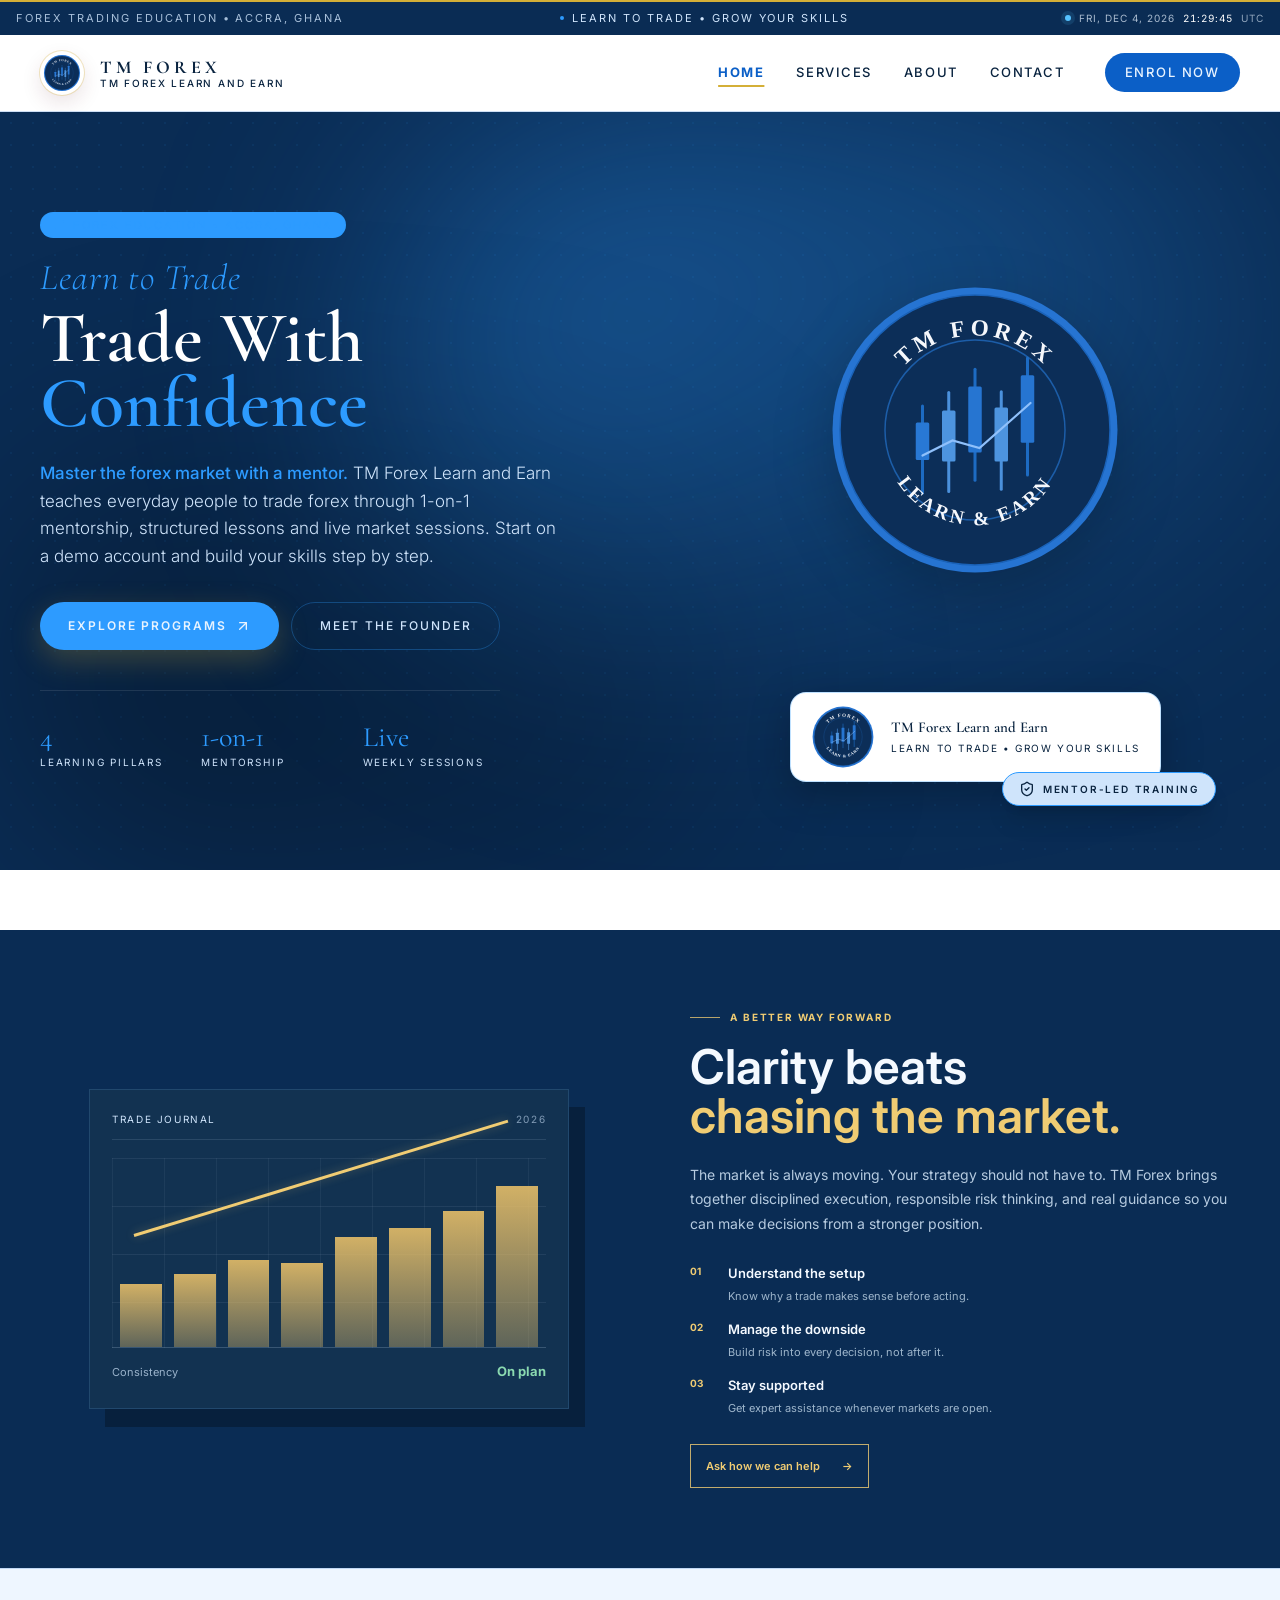
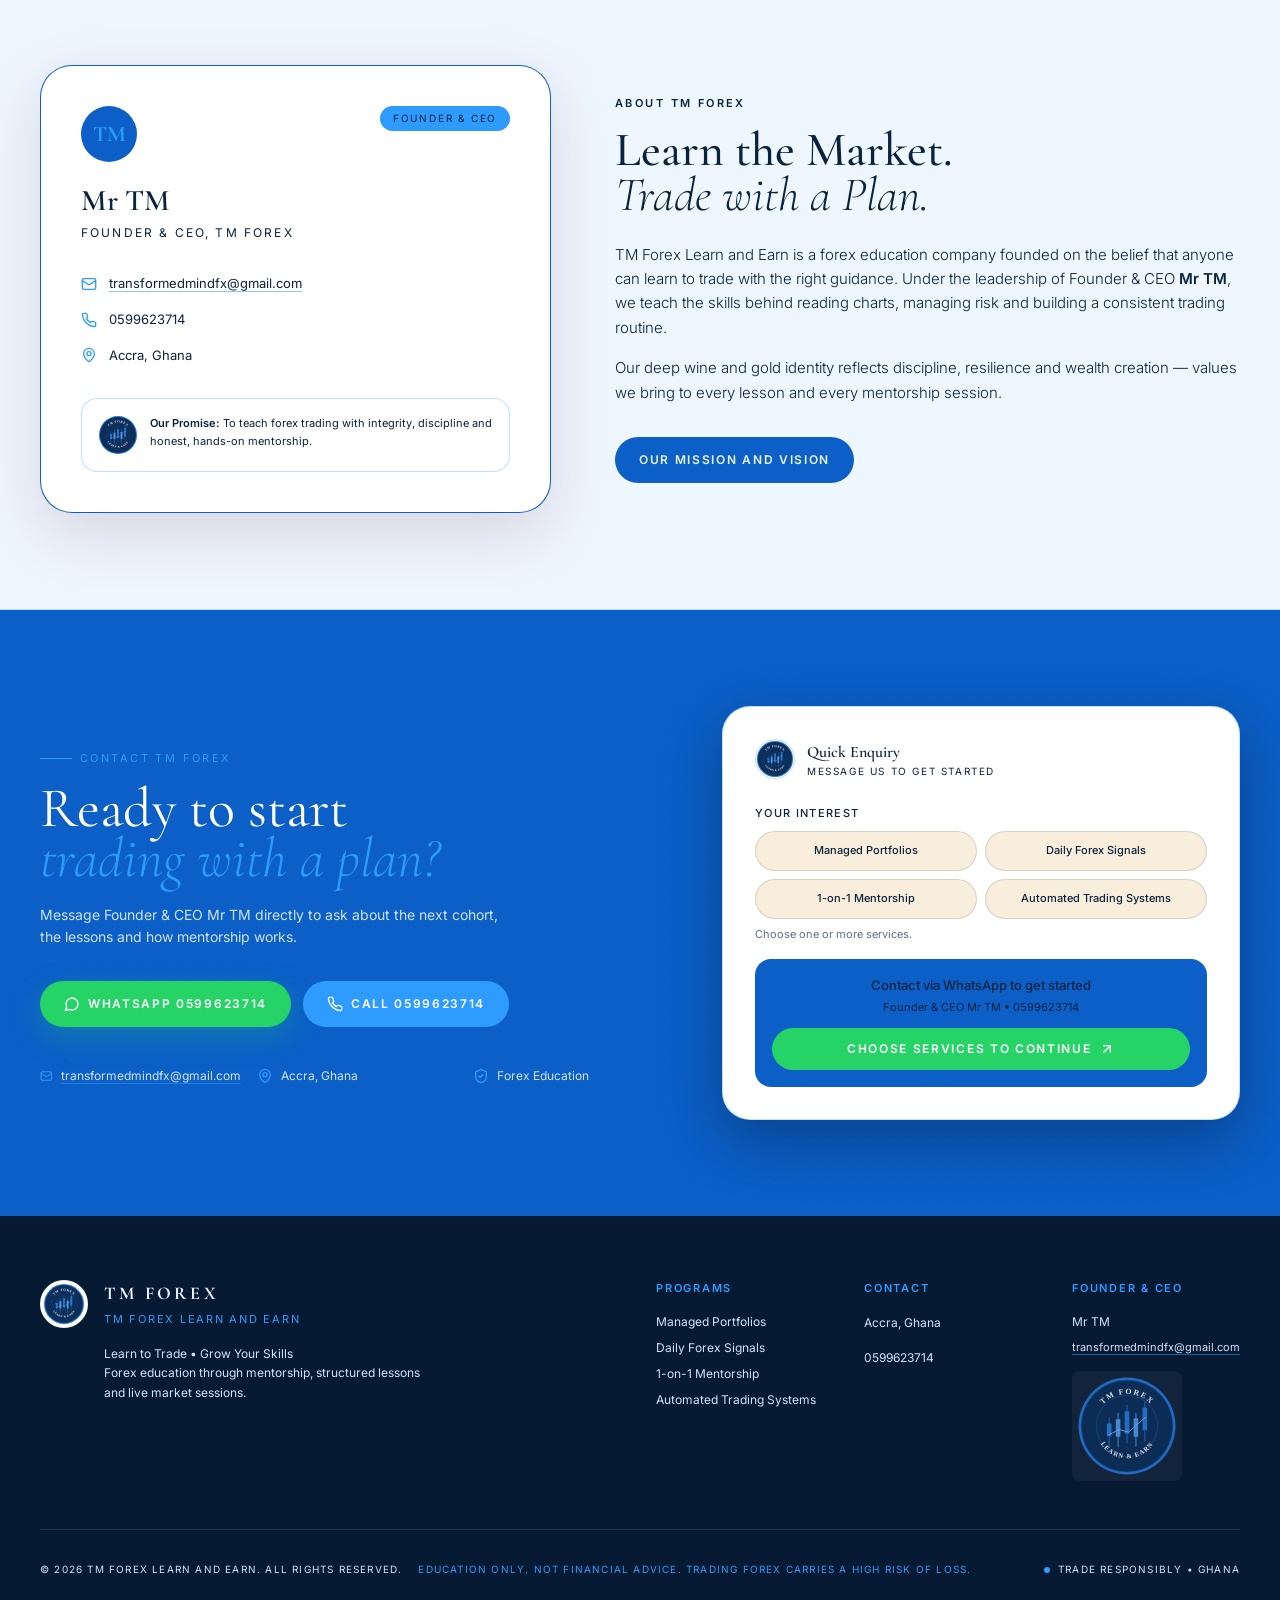
<file: index.html>
<!DOCTYPE html>
<html lang="en">
<head>
  <meta charset="UTF-8">
  <meta name="viewport" content="width=device-width, initial-scale=1">
  <title>TM Forex Learn and Earn | Forex Trading Education</title>
  <style>*,:after,:before{--tw-border-spacing-x:0;--tw-border-spacing-y:0;--tw-translate-x:0;--tw-translate-y:0;--tw-rotate:0;--tw-skew-x:0;--tw-skew-y:0;--tw-scale-x:1;--tw-scale-y:1;--tw-pan-x: ;--tw-pan-y: ;--tw-pinch-zoom: ;--tw-scroll-snap-strictness:proximity;--tw-gradient-from-position: ;--tw-gradient-via-position: ;--tw-gradient-to-position: ;--tw-ordinal: ;--tw-slashed-zero: ;--tw-numeric-figure: ;--tw-numeric-spacing: ;--tw-numeric-fraction: ;--tw-ring-inset: ;--tw-ring-offset-width:0px;--tw-ring-offset-color:#fff;--tw-ring-color:rgba(59,130,246,.5);--tw-ring-offset-shadow:0 0 #0000;--tw-ring-shadow:0 0 #0000;--tw-shadow:0 0 #0000;--tw-shadow-colored:0 0 #0000;--tw-blur: ;--tw-brightness: ;--tw-contrast: ;--tw-grayscale: ;--tw-hue-rotate: ;--tw-invert: ;--tw-saturate: ;--tw-sepia: ;--tw-drop-shadow: ;--tw-backdrop-blur: ;--tw-backdrop-brightness: ;--tw-backdrop-contrast: ;--tw-backdrop-grayscale: ;--tw-backdrop-hue-rotate: ;--tw-backdrop-invert: ;--tw-backdrop-opacity: ;--tw-backdrop-saturate: ;--tw-backdrop-sepia: ;--tw-contain-size: ;--tw-contain-layout: ;--tw-contain-paint: ;--tw-contain-style: }::backdrop{--tw-border-spacing-x:0;--tw-border-spacing-y:0;--tw-translate-x:0;--tw-translate-y:0;--tw-rotate:0;--tw-skew-x:0;--tw-skew-y:0;--tw-scale-x:1;--tw-scale-y:1;--tw-pan-x: ;--tw-pan-y: ;--tw-pinch-zoom: ;--tw-scroll-snap-strictness:proximity;--tw-gradient-from-position: ;--tw-gradient-via-position: ;--tw-gradient-to-position: ;--tw-ordinal: ;--tw-slashed-zero: ;--tw-numeric-figure: ;--tw-numeric-spacing: ;--tw-numeric-fraction: ;--tw-ring-inset: ;--tw-ring-offset-width:0px;--tw-ring-offset-color:#fff;--tw-ring-color:rgba(59,130,246,.5);--tw-ring-offset-shadow:0 0 #0000;--tw-ring-shadow:0 0 #0000;--tw-shadow:0 0 #0000;--tw-shadow-colored:0 0 #0000;--tw-blur: ;--tw-brightness: ;--tw-contrast: ;--tw-grayscale: ;--tw-hue-rotate: ;--tw-invert: ;--tw-saturate: ;--tw-sepia: ;--tw-drop-shadow: ;--tw-backdrop-blur: ;--tw-backdrop-brightness: ;--tw-backdrop-contrast: ;--tw-backdrop-grayscale: ;--tw-backdrop-hue-rotate: ;--tw-backdrop-invert: ;--tw-backdrop-opacity: ;--tw-backdrop-saturate: ;--tw-backdrop-sepia: ;--tw-contain-size: ;--tw-contain-layout: ;--tw-contain-paint: ;--tw-contain-style: }/*! tailwindcss v3.4.18 | MIT License | https://tailwindcss.com*/*,:after,:before{box-sizing:border-box;border:0 solid #e5e7eb}:after,:before{--tw-content:""}:host,html{line-height:1.5;-webkit-text-size-adjust:100%;-moz-tab-size:4;-o-tab-size:4;tab-size:4;font-family:ui-sans-serif,system-ui,sans-serif,Apple Color Emoji,Segoe UI Emoji,Segoe UI Symbol,Noto Color Emoji;font-feature-settings:normal;font-variation-settings:normal;-webkit-tap-highlight-color:transparent}body{line-height:inherit}hr{height:0;color:inherit;border-top-width:1px}abbr:where([title]){-webkit-text-decoration:underline dotted;text-decoration:underline dotted}h1,h2,h3,h4,h5,h6{font-size:inherit;font-weight:inherit}a{color:inherit;text-decoration:inherit}b,strong{font-weight:bolder}code,kbd,pre,samp{font-family:ui-monospace,SFMono-Regular,Menlo,Monaco,Consolas,Liberation Mono,Courier New,monospace;font-feature-settings:normal;font-variation-settings:normal;font-size:1em}small{font-size:80%}sub,sup{font-size:75%;line-height:0;position:relative;vertical-align:baseline}sub{bottom:-.25em}sup{top:-.5em}table{text-indent:0;border-color:inherit;border-collapse:collapse}button,input,optgroup,select,textarea{font-family:inherit;font-feature-settings:inherit;font-variation-settings:inherit;font-size:100%;font-weight:inherit;line-height:inherit;letter-spacing:inherit;color:inherit;margin:0;padding:0}button,select{text-transform:none}button,input:where([type=button]),input:where([type=reset]),input:where([type=submit]){-webkit-appearance:button;background-color:transparent;background-image:none}:-moz-focusring{outline:auto}:-moz-ui-invalid{box-shadow:none}progress{vertical-align:baseline}::-webkit-inner-spin-button,::-webkit-outer-spin-button{height:auto}[type=search]{-webkit-appearance:textfield;outline-offset:-2px}::-webkit-search-decoration{-webkit-appearance:none}::-webkit-file-upload-button{-webkit-appearance:button;font:inherit}summary{display:list-item}blockquote,dd,dl,figure,h1,h2,h3,h4,h5,h6,hr,p,pre{margin:0}fieldset{margin:0}fieldset,legend{padding:0}menu,ol,ul{list-style:none;margin:0;padding:0}dialog{padding:0}textarea{resize:vertical}input::-moz-placeholder,textarea::-moz-placeholder{opacity:1;color:#9ca3af}input::placeholder,textarea::placeholder{opacity:1;color:#9ca3af}[role=button],button{cursor:pointer}:disabled{cursor:default}audio,canvas,embed,iframe,img,object,svg,video{display:block;vertical-align:middle}img,video{max-width:100%;height:auto}[hidden]:where(:not([hidden=until-found])){display:none}.container{width:100%}@media (min-width:640px){.container{max-width:640px}}@media (min-width:768px){.container{max-width:768px}}@media (min-width:1024px){.container{max-width:1024px}}@media (min-width:1280px){.container{max-width:1280px}}@media (min-width:1536px){.container{max-width:1536px}}.pointer-events-none{pointer-events:none}.absolute{position:absolute}.relative{position:relative}.sticky{position:sticky}.inset-0{inset:0}.inset-\[18px\]{inset:18px}.inset-\[36px\]{inset:36px}.inset-\[56px\]{inset:56px}.inset-\[60px\]{inset:60px}.-bottom-6{bottom:-1.5rem}.-bottom-8{bottom:-2rem}.-left-6{left:-1.5rem}.-right-2{right:-.5rem}.-right-6{right:-1.5rem}.-top-6{top:-1.5rem}.bottom-0{bottom:0}.left-0{left:0}.right-0{right:0}.right-7{right:1.75rem}.top-0{top:0}.top-7{top:1.75rem}.z-50{z-index:50}.order-1{order:1}.order-2{order:2}.col-span-2{grid-column:span 2/span 2}.mx-auto{margin-left:auto;margin-right:auto}.mb-14{margin-bottom:3.5rem}.mb-3{margin-bottom:.75rem}.mb-4{margin-bottom:1rem}.mb-6{margin-bottom:1.5rem}.ml-2{margin-left:.5rem}.mt-0\.5{margin-top:.125rem}.mt-1{margin-top:.25rem}.mt-10{margin-top:2.5rem}.mt-12{margin-top:3rem}.mt-2{margin-top:.5rem}.mt-3{margin-top:.75rem}.mt-4{margin-top:1rem}.mt-5{margin-top:1.25rem}.mt-6{margin-top:1.5rem}.mt-8{margin-top:2rem}.mt-\[2px\]{margin-top:2px}.block{display:block}.inline-block{display:inline-block}.flex{display:flex}.inline-flex{display:inline-flex}.grid{display:grid}.hidden{display:none}.h-1{height:.25rem}.h-1\.5{height:.375rem}.h-10{height:2.5rem}.h-11{height:2.75rem}.h-12{height:3rem}.h-14{height:3.5rem}.h-24{height:6rem}.h-3{height:.75rem}.h-32{height:8rem}.h-4{height:1rem}.h-6{height:1.5rem}.h-8{height:2rem}.h-\[1\.5px\]{height:1.5px}.h-\[1px\]{height:1px}.h-\[300px\]{height:300px}.h-\[56px\]{height:56px}.h-\[60\%\]{height:60%}.h-\[64px\]{height:64px}.h-\[70\%\]{height:70%}.h-\[76px\]{height:76px}.h-auto{height:auto}.h-full{height:100%}.min-h-screen{min-height:100vh}.w-1{width:.25rem}.w-1\.5{width:.375rem}.w-10{width:2.5rem}.w-11{width:2.75rem}.w-12{width:3rem}.w-14{width:3.5rem}.w-24{width:6rem}.w-3{width:.75rem}.w-32{width:8rem}.w-4{width:1rem}.w-6{width:1.5rem}.w-8{width:2rem}.w-\[110px\]{width:110px}.w-\[300px\]{width:300px}.w-\[56px\]{width:56px}.w-\[60\%\]{width:60%}.w-\[64px\]{width:64px}.w-\[70\%\]{width:70%}.w-full{width:100%}.max-w-\[1280px\]{max-width:1280px}.max-w-\[320px\]{max-width:320px}.max-w-\[380px\]{max-width:380px}.max-w-\[460px\]{max-width:460px}.max-w-\[480px\]{max-width:480px}.max-w-\[520px\]{max-width:520px}.shrink-0{flex-shrink:0}.grow{flex-grow:1}.-translate-y-\[4px\]{--tw-translate-y:-4px}.-translate-y-\[4px\],.translate-y-\[4px\]{transform:translate(var(--tw-translate-x),var(--tw-translate-y)) rotate(var(--tw-rotate)) skewX(var(--tw-skew-x)) skewY(var(--tw-skew-y)) scaleX(var(--tw-scale-x)) scaleY(var(--tw-scale-y))}.translate-y-\[4px\]{--tw-translate-y:4px}.-rotate-45{--tw-rotate:-45deg}.-rotate-45,.rotate-45{transform:translate(var(--tw-translate-x),var(--tw-translate-y)) rotate(var(--tw-rotate)) skewX(var(--tw-skew-x)) skewY(var(--tw-skew-y)) scaleX(var(--tw-scale-x)) scaleY(var(--tw-scale-y))}.rotate-45{--tw-rotate:45deg}.transform{transform:translate(var(--tw-translate-x),var(--tw-translate-y)) rotate(var(--tw-rotate)) skewX(var(--tw-skew-x)) skewY(var(--tw-skew-y)) scaleX(var(--tw-scale-x)) scaleY(var(--tw-scale-y))}.grid-cols-1{grid-template-columns:repeat(1,minmax(0,1fr))}.grid-cols-2{grid-template-columns:repeat(2,minmax(0,1fr))}.grid-cols-3{grid-template-columns:repeat(3,minmax(0,1fr))}.flex-col{flex-direction:column}.flex-wrap{flex-wrap:wrap}.items-start{align-items:flex-start}.items-center{align-items:center}.justify-center{justify-content:center}.justify-between{justify-content:space-between}.gap-1{gap:.25rem}.gap-10{gap:2.5rem}.gap-12{gap:3rem}.gap-2{gap:.5rem}.gap-3{gap:.75rem}.gap-4{gap:1rem}.gap-5{gap:1.25rem}.gap-6{gap:1.5rem}.gap-8{gap:2rem}.gap-x-4{-moz-column-gap:1rem;column-gap:1rem}.gap-y-2{row-gap:.5rem}.space-y-2>:not([hidden])~:not([hidden]){--tw-space-y-reverse:0;margin-top:calc(.5rem*(1 - var(--tw-space-y-reverse)));margin-bottom:calc(.5rem*var(--tw-space-y-reverse))}.space-y-4>:not([hidden])~:not([hidden]){--tw-space-y-reverse:0;margin-top:calc(1rem*(1 - var(--tw-space-y-reverse)));margin-bottom:calc(1rem*var(--tw-space-y-reverse))}.overflow-hidden{overflow:hidden}.break-all{word-break:break-all}.rounded-\[16px\]{border-radius:16px}.rounded-\[28px\]{border-radius:28px}.rounded-\[31px\]{border-radius:31px}.rounded-\[32px\]{border-radius:32px}.rounded-\[8px\]{border-radius:8px}.rounded-full{border-radius:9999px}.border{border-width:1px}.border-y{border-top-width:1px}.border-b,.border-y{border-bottom-width:1px}.border-t{border-top-width:1px}.border-dashed{border-style:dashed}.border-\[\#5C1A2A\]\/10{border-color:rgba(92,26,42,.1)}.border-\[\#5C1A2A\]\/15{border-color:rgba(92,26,42,.15)}.border-\[\#5C1A2A\]\/5{border-color:rgba(92,26,42,.05)}.border-\[\#D4AF37\]\/10{border-color:rgba(212,175,55,.1)}.border-\[\#D4AF37\]\/15{border-color:rgba(212,175,55,.15)}.border-\[\#D4AF37\]\/20{border-color:rgba(212,175,55,.2)}.border-\[\#D4AF37\]\/30{border-color:rgba(212,175,55,.3)}.border-white\/10{border-color:hsla(0,0%,100%,.1)}.bg-\[\#14070A\]{--tw-bg-opacity:1;background-color:rgb(20 7 10/var(--tw-bg-opacity,1))}.bg-\[\#1A080C\]{--tw-bg-opacity:1;background-color:rgb(26 8 12/var(--tw-bg-opacity,1))}.bg-\[\#25D366\]{--tw-bg-opacity:1;background-color:rgb(37 211 102/var(--tw-bg-opacity,1))}.bg-\[\#5C1A2A\]{--tw-bg-opacity:1;background-color:rgb(92 26 42/var(--tw-bg-opacity,1))}.bg-\[\#5C1A2A\]\/\[0\.04\]{background-color:rgba(92,26,42,.04)}.bg-\[\#D4AF37\]{--tw-bg-opacity:1;background-color:rgb(212 175 55/var(--tw-bg-opacity,1))}.bg-\[\#D4AF37\]\/10{background-color:rgba(212,175,55,.1)}.bg-\[\#D4AF37\]\/15{background-color:rgba(212,175,55,.15)}.bg-\[\#F9EEDB\]{--tw-bg-opacity:1;background-color:rgb(249 238 219/var(--tw-bg-opacity,1))}.bg-\[\#F9EEDB\]\/60{background-color:hsla(38,71%,92%,.6)}.bg-\[\#FFFBF5\]{--tw-bg-opacity:1;background-color:rgb(255 251 245/var(--tw-bg-opacity,1))}.bg-\[\#FFFBF5\]\/90{background-color:rgba(255,251,245,.9)}.bg-transparent{background-color:transparent}.bg-white{--tw-bg-opacity:1;background-color:rgb(255 255 255/var(--tw-bg-opacity,1))}.bg-white\/5{background-color:hsla(0,0%,100%,.05)}.bg-gradient-to-b{background-image:linear-gradient(to bottom,var(--tw-gradient-stops))}.bg-gradient-to-br{background-image:linear-gradient(to bottom right,var(--tw-gradient-stops))}.bg-gradient-to-r{background-image:linear-gradient(to right,var(--tw-gradient-stops))}.bg-gradient-to-tr{background-image:linear-gradient(to top right,var(--tw-gradient-stops))}.from-\[\#D4AF37\]\/20{--tw-gradient-from:rgba(212,175,55,.2) var(--tw-gradient-from-position);--tw-gradient-to:rgba(212,175,55,0) var(--tw-gradient-to-position);--tw-gradient-stops:var(--tw-gradient-from),var(--tw-gradient-to)}.from-\[\#D4AF37\]\/50{--tw-gradient-from:rgba(212,175,55,.5) var(--tw-gradient-from-position);--tw-gradient-to:rgba(212,175,55,0) var(--tw-gradient-to-position);--tw-gradient-stops:var(--tw-gradient-from),var(--tw-gradient-to)}.from-black\/40{--tw-gradient-from:rgba(0,0,0,.4) var(--tw-gradient-from-position);--tw-gradient-to:transparent var(--tw-gradient-to-position);--tw-gradient-stops:var(--tw-gradient-from),var(--tw-gradient-to)}.via-\[\#5C1A2A\]\/10{--tw-gradient-to:rgba(92,26,42,0) var(--tw-gradient-to-position);--tw-gradient-stops:var(--tw-gradient-from),rgba(92,26,42,.1) var(--tw-gradient-via-position),var(--tw-gradient-to)}.to-\[\#D4AF37\]\/5{--tw-gradient-to:rgba(212,175,55,.05) var(--tw-gradient-to-position)}.to-transparent{--tw-gradient-to:transparent var(--tw-gradient-to-position)}.object-contain{-o-object-fit:contain;object-fit:contain}.p-1{padding:.25rem}.p-4{padding:1rem}.p-5{padding:1.25rem}.p-6{padding:1.5rem}.p-7{padding:1.75rem}.p-8{padding:2rem}.p-\[1px\]{padding:1px}.p-\[3px\]{padding:3px}.px-3{padding-left:.75rem;padding-right:.75rem}.px-4{padding-left:1rem;padding-right:1rem}.px-5{padding-left:1.25rem;padding-right:1.25rem}.px-6{padding-left:1.5rem;padding-right:1.5rem}.px-7{padding-left:1.75rem;padding-right:1.75rem}.py-1{padding-top:.25rem;padding-bottom:.25rem}.py-1\.5{padding-top:.375rem;padding-bottom:.375rem}.py-12{padding-top:3rem;padding-bottom:3rem}.py-16{padding-top:4rem;padding-bottom:4rem}.py-2{padding-top:.5rem;padding-bottom:.5rem}.py-2\.5{padding-top:.625rem;padding-bottom:.625rem}.py-20{padding-top:5rem;padding-bottom:5rem}.py-3{padding-top:.75rem;padding-bottom:.75rem}.py-3\.5{padding-top:.875rem;padding-bottom:.875rem}.py-6{padding-top:1.5rem;padding-bottom:1.5rem}.pt-2{padding-top:.5rem}.pt-8{padding-top:2rem}.text-left{text-align:left}.text-center{text-align:center}.font-\[Inter\]{font-family:Inter}.text-\[10px\]{font-size:10px}.text-\[11px\]{font-size:11px}.text-\[12px\]{font-size:12px}.text-\[13px\]{font-size:13px}.text-\[14px\]{font-size:14px}.text-\[15px\]{font-size:15px}.text-\[18px\]{font-size:18px}.text-\[20px\]{font-size:20px}.text-\[22px\]{font-size:22px}.text-\[26px\]{font-size:26px}.text-\[28px\]{font-size:28px}.text-\[30px\]{font-size:30px}.text-\[36px\]{font-size:36px}.text-\[38px\]{font-size:38px}.text-\[40px\]{font-size:40px}.text-\[44px\]{font-size:44px}.font-bold{font-weight:700}.font-light{font-weight:300}.font-medium{font-weight:500}.font-semibold{font-weight:600}.uppercase{text-transform:uppercase}.italic{font-style:italic}.leading-\[0\.95\]{line-height:.95}.leading-\[0\.9\]{line-height:.9}.leading-none{line-height:1}.leading-relaxed{line-height:1.625}.leading-tight{line-height:1.25}.tracking-\[0\.04em\]{letter-spacing:.04em}.tracking-\[0\.08em\]{letter-spacing:.08em}.tracking-\[0\.12em\]{letter-spacing:.12em}.tracking-\[0\.14em\]{letter-spacing:.14em}.tracking-\[0\.16em\]{letter-spacing:.16em}.tracking-\[0\.18em\]{letter-spacing:.18em}.tracking-\[0\.22em\]{letter-spacing:.22em}.tracking-wide{letter-spacing:.025em}.text-\[\#2B1116\]{--tw-text-opacity:1;color:rgb(43 17 22/var(--tw-text-opacity,1))}.text-\[\#5C1A2A\]{--tw-text-opacity:1;color:rgb(92 26 42/var(--tw-text-opacity,1))}.text-\[\#5C1A2A\]\/50{color:rgba(92,26,42,.5)}.text-\[\#5C1A2A\]\/60{color:rgba(92,26,42,.6)}.text-\[\#5C1A2A\]\/70{color:rgba(92,26,42,.7)}.text-\[\#5C1A2A\]\/80{color:rgba(92,26,42,.8)}.text-\[\#8A5A3A\]{--tw-text-opacity:1;color:rgb(138 90 58/var(--tw-text-opacity,1))}.text-\[\#D4AF37\]{--tw-text-opacity:1;color:rgb(212 175 55/var(--tw-text-opacity,1))}.text-\[\#E8D5B0\]{--tw-text-opacity:1;color:rgb(232 213 176/var(--tw-text-opacity,1))}.text-\[\#EADCC2\]{--tw-text-opacity:1;color:rgb(234 220 194/var(--tw-text-opacity,1))}.text-\[\#EADCC2\]\/60{color:hsla(39,49%,84%,.6)}.text-\[\#EADCC2\]\/70{color:hsla(39,49%,84%,.7)}.text-\[\#EADCC2\]\/80{color:hsla(39,49%,84%,.8)}.text-\[\#F5E6C8\]{--tw-text-opacity:1;color:rgb(245 230 200/var(--tw-text-opacity,1))}.text-\[\#FFFAF0\]{--tw-text-opacity:1;color:rgb(255 250 240/var(--tw-text-opacity,1))}.text-white{--tw-text-opacity:1;color:rgb(255 255 255/var(--tw-text-opacity,1))}.opacity-0{opacity:0}.opacity-80{opacity:.8}.opacity-90{opacity:.9}.opacity-\[0\.06\]{opacity:.06}.opacity-\[0\.07\]{opacity:.07}.shadow-\[0_0_0_1px_rgba\(212\2c 175\2c 55\2c 0\.3\)\2c 0_8px_20px_rgba\(92\2c 26\2c 42\2c 0\.12\)\]{--tw-shadow:0 0 0 1px rgba(212,175,55,.3),0 8px 20px rgba(92,26,42,.12);--tw-shadow-colored:0 0 0 1px var(--tw-shadow-color),0 8px 20px var(--tw-shadow-color);box-shadow:var(--tw-ring-offset-shadow,0 0 #0000),var(--tw-ring-shadow,0 0 #0000),var(--tw-shadow)}.shadow-\[0_10px_30px_rgba\(212\2c 175\2c 55\2c 0\.25\)\]{--tw-shadow:0 10px 30px rgba(212,175,55,.25);--tw-shadow-colored:0 10px 30px var(--tw-shadow-color);box-shadow:var(--tw-ring-offset-shadow,0 0 #0000),var(--tw-ring-shadow,0 0 #0000),var(--tw-shadow)}.shadow-\[0_10px_30px_rgba\(37\2c 211\2c 102\2c 0\.25\)\]{--tw-shadow:0 10px 30px rgba(37,211,102,.25);--tw-shadow-colored:0 10px 30px var(--tw-shadow-color);box-shadow:var(--tw-ring-offset-shadow,0 0 #0000),var(--tw-ring-shadow,0 0 #0000),var(--tw-shadow)}.shadow-\[0_12px_40px_rgba\(0\2c 0\2c 0\2c 0\.25\)\]{--tw-shadow:0 12px 40px rgba(0,0,0,.25);--tw-shadow-colored:0 12px 40px var(--tw-shadow-color);box-shadow:var(--tw-ring-offset-shadow,0 0 #0000),var(--tw-ring-shadow,0 0 #0000),var(--tw-shadow)}.shadow-\[0_20px_60px_rgba\(0\2c 0\2c 0\2c 0\.3\)\]{--tw-shadow:0 20px 60px rgba(0,0,0,.3);--tw-shadow-colored:0 20px 60px var(--tw-shadow-color);box-shadow:var(--tw-ring-offset-shadow,0 0 #0000),var(--tw-ring-shadow,0 0 #0000),var(--tw-shadow)}.shadow-\[0_20px_60px_rgba\(92\2c 26\2c 42\2c 0\.15\)\]{--tw-shadow:0 20px 60px rgba(92,26,42,.15);--tw-shadow-colored:0 20px 60px var(--tw-shadow-color);box-shadow:var(--tw-ring-offset-shadow,0 0 #0000),var(--tw-ring-shadow,0 0 #0000),var(--tw-shadow)}.shadow-\[0_20px_80px_rgba\(0\2c 0\2c 0\2c 0\.4\)\2c inset_0_0_0_1px_rgba\(212\2c 175\2c 55\2c 0\.3\)\]{--tw-shadow:0 20px 80px rgba(0,0,0,.4),inset 0 0 0 1px rgba(212,175,55,.3);--tw-shadow-colored:0 20px 80px var(--tw-shadow-color),inset 0 0 0 1px var(--tw-shadow-color);box-shadow:var(--tw-ring-offset-shadow,0 0 #0000),var(--tw-ring-shadow,0 0 #0000),var(--tw-shadow)}.shadow-\[0_8px_20px_rgba\(92\2c 26\2c 42\2c 0\.2\)\]{--tw-shadow:0 8px 20px rgba(92,26,42,.2);--tw-shadow-colored:0 8px 20px var(--tw-shadow-color)}.shadow-\[0_8px_20px_rgba\(92\2c 26\2c 42\2c 0\.2\)\],.shadow-xl{box-shadow:var(--tw-ring-offset-shadow,0 0 #0000),var(--tw-ring-shadow,0 0 #0000),var(--tw-shadow)}.shadow-xl{--tw-shadow:0 20px 25px -5px rgba(0,0,0,.1),0 8px 10px -6px rgba(0,0,0,.1);--tw-shadow-colored:0 20px 25px -5px var(--tw-shadow-color),0 8px 10px -6px var(--tw-shadow-color)}.ring{--tw-ring-offset-shadow:var(--tw-ring-inset) 0 0 0 var(--tw-ring-offset-width) var(--tw-ring-offset-color);--tw-ring-shadow:var(--tw-ring-inset) 0 0 0 calc(3px + var(--tw-ring-offset-width)) var(--tw-ring-color);box-shadow:var(--tw-ring-offset-shadow),var(--tw-ring-shadow),var(--tw-shadow,0 0 #0000)}.blur-\[100px\]{--tw-blur:blur(100px)}.blur-\[100px\],.blur-\[120px\]{filter:var(--tw-blur) var(--tw-brightness) var(--tw-contrast) var(--tw-grayscale) var(--tw-hue-rotate) var(--tw-invert) var(--tw-saturate) var(--tw-sepia) var(--tw-drop-shadow)}.blur-\[120px\]{--tw-blur:blur(120px)}.blur-\[1px\]{--tw-blur:blur(1px)}.blur-\[1px\],.blur-\[2px\]{filter:var(--tw-blur) var(--tw-brightness) var(--tw-contrast) var(--tw-grayscale) var(--tw-hue-rotate) var(--tw-invert) var(--tw-saturate) var(--tw-sepia) var(--tw-drop-shadow)}.blur-\[2px\]{--tw-blur:blur(2px)}.drop-shadow-\[0_8px_20px_rgba\(92\2c 26\2c 42\2c 0\.15\)\]{--tw-drop-shadow:drop-shadow(0 8px 20px rgba(92,26,42,.15));filter:var(--tw-blur) var(--tw-brightness) var(--tw-contrast) var(--tw-grayscale) var(--tw-hue-rotate) var(--tw-invert) var(--tw-saturate) var(--tw-sepia) var(--tw-drop-shadow)}.backdrop-blur-xl{--tw-backdrop-blur:blur(24px);backdrop-filter:var(--tw-backdrop-blur) var(--tw-backdrop-brightness) var(--tw-backdrop-contrast) var(--tw-backdrop-grayscale) var(--tw-backdrop-hue-rotate) var(--tw-backdrop-invert) var(--tw-backdrop-opacity) var(--tw-backdrop-saturate) var(--tw-backdrop-sepia)}.transition{transition-property:color,background-color,border-color,text-decoration-color,fill,stroke,opacity,box-shadow,transform,filter,backdrop-filter;transition-timing-function:cubic-bezier(.4,0,.2,1);transition-duration:.15s}.transition-all{transition-property:all;transition-timing-function:cubic-bezier(.4,0,.2,1);transition-duration:.15s}.duration-500{transition-duration:.5s}#root,body,html{min-height:100%}body{margin:0;font-family:Inter,ui-sans-serif,system-ui,-apple-system,BlinkMacSystemFont,Segoe UI,sans-serif}[role=button]:not([aria-disabled=true]),button:not(:disabled),label[for],select:not(:disabled),summary{cursor:pointer}.selection\:bg-\[\#D4AF37\]\/30 ::-moz-selection{background-color:rgba(212,175,55,.3)}.selection\:bg-\[\#D4AF37\]\/30 ::selection{background-color:rgba(212,175,55,.3)}.selection\:text-\[\#5C1A2A\] ::-moz-selection{--tw-text-opacity:1;color:rgb(92 26 42/var(--tw-text-opacity,1))}.selection\:text-\[\#5C1A2A\] ::selection{--tw-text-opacity:1;color:rgb(92 26 42/var(--tw-text-opacity,1))}.selection\:bg-\[\#D4AF37\]\/30::-moz-selection{background-color:rgba(212,175,55,.3)}.selection\:bg-\[\#D4AF37\]\/30::selection{background-color:rgba(212,175,55,.3)}.selection\:text-\[\#5C1A2A\]::-moz-selection{--tw-text-opacity:1;color:rgb(92 26 42/var(--tw-text-opacity,1))}.selection\:text-\[\#5C1A2A\]::selection{--tw-text-opacity:1;color:rgb(92 26 42/var(--tw-text-opacity,1))}.hover\:border-\[\#D4AF37\]\/40:hover{border-color:rgba(212,175,55,.4)}.hover\:border-\[\#D4AF37\]\/60:hover{border-color:rgba(212,175,55,.6)}.hover\:bg-\[\#20bd5a\]:hover{--tw-bg-opacity:1;background-color:rgb(32 189 90/var(--tw-bg-opacity,1))}.hover\:bg-\[\#3F1220\]:hover{--tw-bg-opacity:1;background-color:rgb(63 18 32/var(--tw-bg-opacity,1))}.hover\:bg-\[\#E6C45A\]:hover{--tw-bg-opacity:1;background-color:rgb(230 196 90/var(--tw-bg-opacity,1))}.hover\:text-\[\#5C1A2A\]:hover{--tw-text-opacity:1;color:rgb(92 26 42/var(--tw-text-opacity,1))}.hover\:text-white:hover{--tw-text-opacity:1;color:rgb(255 255 255/var(--tw-text-opacity,1))}.hover\:shadow-\[0_24px_60px_rgba\(92\2c 26\2c 42\2c 0\.08\)\]:hover{--tw-shadow:0 24px 60px rgba(92,26,42,.08);--tw-shadow-colored:0 24px 60px var(--tw-shadow-color);box-shadow:var(--tw-ring-offset-shadow,0 0 #0000),var(--tw-ring-shadow,0 0 #0000),var(--tw-shadow)}.group:hover .group-hover\:bg-\[\#5C1A2A\]{--tw-bg-opacity:1;background-color:rgb(92 26 42/var(--tw-bg-opacity,1))}.group:hover .group-hover\:text-\[\#D4AF37\]{--tw-text-opacity:1;color:rgb(212 175 55/var(--tw-text-opacity,1))}@media (min-width:640px){.sm\:grid-cols-3{grid-template-columns:repeat(3,minmax(0,1fr))}}@media (min-width:768px){.md\:right-6{right:1.5rem}.md\:order-1{order:1}.md\:order-2{order:2}.md\:col-span-1{grid-column:span 1/span 1}.md\:mt-8{margin-top:2rem}.md\:flex{display:flex}.md\:hidden{display:none}.md\:h-\[460px\]{height:460px}.md\:w-\[460px\]{width:460px}.md\:grid-cols-2{grid-template-columns:repeat(2,minmax(0,1fr))}.md\:grid-cols-3{grid-template-columns:repeat(3,minmax(0,1fr))}.md\:grid-cols-\[0\.9fr_1\.1fr\]{grid-template-columns:.9fr 1.1fr}.md\:grid-cols-\[1\.1fr_0\.9fr\]{grid-template-columns:1.1fr .9fr}.md\:flex-row{flex-direction:row}.md\:items-end{align-items:flex-end}.md\:gap-16{gap:4rem}.md\:gap-6{gap:1.5rem}.md\:gap-8{gap:2rem}.md\:p-10{padding:2.5rem}.md\:p-8{padding:2rem}.md\:p-9{padding:2.25rem}.md\:px-10{padding-left:2.5rem;padding-right:2.5rem}.md\:py-16{padding-top:4rem;padding-bottom:4rem}.md\:py-24{padding-top:6rem;padding-bottom:6rem}.md\:py-28{padding-top:7rem;padding-bottom:7rem}.md\:py-\[88px\]{padding-top:88px;padding-bottom:88px}.md\:text-\[17px\]{font-size:17px}.md\:text-\[36px\]{font-size:36px}.md\:text-\[48px\]{font-size:48px}.md\:text-\[52px\]{font-size:52px}.md\:text-\[56px\]{font-size:56px}.md\:text-\[72px\]{font-size:72px}}</style>
  <link rel="stylesheet" href="tm-forex-learn-and-earn.css">
</head>
<body>
  <div id="root"></div>
  
  <script type="module">var lz=Object.create;var{getPrototypeOf:zz,defineProperty:Yf,getOwnPropertyNames:cz}=Object;var oz=Object.prototype.hasOwnProperty;var Xe=(e,n,t)=>{t=e!=null?lz(zz(e)):{};let r=n||!e||!e.__esModule?Yf(t,"default",{value:e,enumerable:!0}):t;for(let f of cz(e))if(!oz.call(r,f))Yf(r,f,{get:()=>e[f],enumerable:!0});return r};var kr=(e,n)=>()=>(n||e((n={exports:{}}).exports,n),n.exports);var Ez=(e,n)=>{for(var t in n)Yf(e,t,{get:n[t],enumerable:!0,configurable:!0,set:(r)=>n[t]=()=>r})};var Iz=(e,n)=>()=>(e&&(n=e(e=0)),n);var an=kr((Jz)=>{var at=Symbol.for("react.element"),Pz=Symbol.for("react.portal"),Az=Symbol.for("react.fragment"),dz=Symbol.for("react.strict_mode"),sz=Symbol.for("react.profiler"),az=Symbol.for("react.provider"),Rz=Symbol.for("react.context"),kz=Symbol.for("react.forward_ref"),Sz=Symbol.for("react.suspense"),Oz=Symbol.for("react.memo"),xz=Symbol.for("react.lazy"),A3=Symbol.iterator;function pz(e){if(e===null||typeof e!=="object")return null;return e=A3&&e[A3]||e["@@iterator"],typeof e==="function"?e:null}var a3={isMounted:function(){return!1},enqueueForceUpdate:function(){},enqueueReplaceState:function(){},enqueueSetState:function(){}},R3=Object.assign,k3={};function Zn(e,n,t){this.props=e,this.context=n,this.refs=k3,this.updater=t||a3}Zn.prototype.isReactComponent={};Zn.prototype.setState=function(e,n){if(typeof e!=="object"&&typeof e!=="function"&&e!=null)throw Error("setState(...): takes an object of state variables to update or a function which returns an object of state variables.");this.updater.enqueueSetState(this,e,n,"setState")};Zn.prototype.forceUpdate=function(e){this.updater.enqueueForceUpdate(this,e,"forceUpdate")};function S3(){}S3.prototype=Zn.prototype;function bf(e,n,t){this.props=e,this.context=n,this.refs=k3,this.updater=t||a3}var Df=bf.prototype=new S3;Df.constructor=bf;R3(Df,Zn.prototype);Df.isPureReactComponent=!0;var d3=Array.isArray,O3=Object.prototype.hasOwnProperty,qf={current:null},x3={key:!0,ref:!0,__self:!0,__source:!0};function p3(e,n,t){var r,f={},i=null,u=null;if(n!=null)for(r in n.ref!==void 0&&(u=n.ref),n.key!==void 0&&(i=""+n.key),n)O3.call(n,r)&&!x3.hasOwnProperty(r)&&(f[r]=n[r]);var v=arguments.length-2;if(v===1)f.children=t;else if(1<v){for(var l=Array(v),c=0;c<v;c++)l[c]=arguments[c+2];f.children=l}if(e&&e.defaultProps)for(r in v=e.defaultProps,v)f[r]===void 0&&(f[r]=v[r]);return{$$typeof:at,type:e,key:i,ref:u,props:f,_owner:qf.current}}function Cz(e,n){return{$$typeof:at,type:e.type,key:n,ref:e.ref,props:e.props,_owner:e._owner}}function wf(e){return typeof e==="object"&&e!==null&&e.$$typeof===at}function jz(e){var n={"=":"=0",":":"=2"};return"$"+e.replace(/[=:]/g,function(t){return n[t]})}var s3=/\/+/g;function Vf(e,n){return typeof e==="object"&&e!==null&&e.key!=null?jz(""+e.key):n.toString(36)}function Or(e,n,t,r,f){var i=typeof e;if(i==="undefined"||i==="boolean")e=null;var u=!1;if(e===null)u=!0;else switch(i){case"string":case"number":u=!0;break;case"object":switch(e.$$typeof){case at:case Pz:u=!0}}if(u)return u=e,f=f(u),e=r===""?"."+Vf(u,0):r,d3(f)?(t="",e!=null&&(t=e.replace(s3,"$&/")+"/"),Or(f,n,t,"",function(c){return c})):f!=null&&(wf(f)&&(f=Cz(f,t+(!f.key||u&&u.key===f.key?"":(""+f.key).replace(s3,"$&/")+"/")+e)),n.push(f)),1;if(u=0,r=r===""?".":r+":",d3(e))for(var v=0;v<e.length;v++){i=e[v];var l=r+Vf(i,v);u+=Or(i,n,t,l,f)}else if(l=pz(e),typeof l==="function")for(e=l.call(e),v=0;!(i=e.next()).done;)i=i.value,l=r+Vf(i,v++),u+=Or(i,n,t,l,f);else if(i==="object")throw n=String(e),Error("Objects are not valid as a React child (found: "+(n==="[object Object]"?"object with keys {"+Object.keys(e).join(", ")+"}":n)+"). If you meant to render a collection of children, use an array instead.");return u}function Sr(e,n,t){if(e==null)return e;var r=[],f=0;return Or(e,r,"","",function(i){return n.call(t,i,f++)}),r}function gz(e){if(e._status===-1){var n=e._result;n=n(),n.then(function(t){if(e._status===0||e._status===-1)e._status=1,e._result=t},function(t){if(e._status===0||e._status===-1)e._status=2,e._result=t}),e._status===-1&&(e._status=0,e._result=n)}if(e._status===1)return e._result.default;throw e._result}var re={current:null},xr={transition:null},Qz={ReactCurrentDispatcher:re,ReactCurrentBatchConfig:xr,ReactCurrentOwner:qf};function C3(){throw Error("act(...) is not supported in production builds of React.")}Jz.Children={map:Sr,forEach:function(e,n,t){Sr(e,function(){n.apply(this,arguments)},t)},count:function(e){var n=0;return Sr(e,function(){n++}),n},toArray:function(e){return Sr(e,function(n){return n})||[]},only:function(e){if(!wf(e))throw Error("React.Children.only expected to receive a single React element child.");return e}};Jz.Component=Zn;Jz.Fragment=Az;Jz.Profiler=sz;Jz.PureComponent=bf;Jz.StrictMode=dz;Jz.Suspense=Sz;Jz.__SECRET_INTERNALS_DO_NOT_USE_OR_YOU_WILL_BE_FIRED=Qz;Jz.act=C3;Jz.cloneElement=function(e,n,t){if(e===null||e===void 0)throw Error("React.cloneElement(...): The argument must be a React element, but you passed "+e+".");var r=R3({},e.props),f=e.key,i=e.ref,u=e._owner;if(n!=null){if(n.ref!==void 0&&(i=n.ref,u=qf.current),n.key!==void 0&&(f=""+n.key),e.type&&e.type.defaultProps)var v=e.type.defaultProps;for(l in n)O3.call(n,l)&&!x3.hasOwnProperty(l)&&(r[l]=n[l]===void 0&&v!==void 0?v[l]:n[l])}var l=arguments.length-2;if(l===1)r.children=t;else if(1<l){v=Array(l);for(var c=0;c<l;c++)v[c]=arguments[c+2];r.children=v}return{$$typeof:at,type:e.type,key:f,ref:i,props:r,_owner:u}};Jz.createContext=function(e){return e={$$typeof:Rz,_currentValue:e,_currentValue2:e,_threadCount:0,Provider:null,Consumer:null,_defaultValue:null,_globalName:null},e.Provider={$$typeof:az,_context:e},e.Consumer=e};Jz.createElement=p3;Jz.createFactory=function(e){var n=p3.bind(null,e);return n.type=e,n};Jz.createRef=function(){return{current:null}};Jz.forwardRef=function(e){return{$$typeof:kz,render:e}};Jz.isValidElement=wf;Jz.lazy=function(e){return{$$typeof:xz,_payload:{_status:-1,_result:e},_init:gz}};Jz.memo=function(e,n){return{$$typeof:Oz,type:e,compare:n===void 0?null:n}};Jz.startTransition=function(e){var n=xr.transition;xr.transition={};try{e()}finally{xr.transition=n}};Jz.unstable_act=C3;Jz.useCallback=function(e,n){return re.current.useCallback(e,n)};Jz.useContext=function(e){return re.current.useContext(e)};Jz.useDebugValue=function(){};Jz.useDeferredValue=function(e){return re.current.useDeferredValue(e)};Jz.useEffect=function(e,n){return re.current.useEffect(e,n)};Jz.useId=function(){return re.current.useId()};Jz.useImperativeHandle=function(e,n,t){return re.current.useImperativeHandle(e,n,t)};Jz.useInsertionEffect=function(e,n){return re.current.useInsertionEffect(e,n)};Jz.useLayoutEffect=function(e,n){return re.current.useLayoutEffect(e,n)};Jz.useMemo=function(e,n){return re.current.useMemo(e,n)};Jz.useReducer=function(e,n,t){return re.current.useReducer(e,n,t)};Jz.useRef=function(e){return re.current.useRef(e)};Jz.useState=function(e){return re.current.useState(e)};Jz.useSyncExternalStore=function(e,n,t){return re.current.useSyncExternalStore(e,n,t)};Jz.useTransition=function(){return re.current.useTransition()};Jz.version="18.3.1"});var B3=kr((I9)=>{function _f(e,n){var t=e.length;e.push(n);e:for(;0<t;){var r=t-1>>>1,f=e[r];if(0<pr(f,n))e[r]=n,e[t]=f,t=r;else break e}}function xe(e){return e.length===0?null:e[0]}function Qr(e){if(e.length===0)return null;var n=e[0],t=e.pop();if(t!==n){e[0]=t;e:for(var r=0,f=e.length,i=f>>>1;r<i;){var u=2*(r+1)-1,v=e[u],l=u+1,c=e[l];if(0>pr(v,t))l<f&&0>pr(c,v)?(e[r]=c,e[l]=t,r=l):(e[r]=v,e[u]=t,r=u);else if(l<f&&0>pr(c,t))e[r]=c,e[l]=t,r=l;else break e}}return n}function pr(e,n){var t=e.sortIndex-n.sortIndex;return t!==0?t:e.id-n.id}if(typeof performance==="object"&&typeof performance.now==="function")$f=performance,I9.unstable_now=function(){return $f.now()};else Cr=Date,ei=Cr.now(),I9.unstable_now=function(){return Cr.now()-ei};var $f,Cr,ei,me=[],qe=[],E9=1,de=null,_=3,Jr=!1,Rn=!1,kt=!1,g3=typeof setTimeout==="function"?setTimeout:null,Q3=typeof clearTimeout==="function"?clearTimeout:null,j3=typeof setImmediate<"u"?setImmediate:null;typeof navigator<"u"&&navigator.scheduling!==void 0&&navigator.scheduling.isInputPending!==void 0&&navigator.scheduling.isInputPending.bind(navigator.scheduling);function ni(e){for(var n=xe(qe);n!==null;){if(n.callback===null)Qr(qe);else if(n.startTime<=e)Qr(qe),n.sortIndex=n.expirationTime,_f(me,n);else break;n=xe(qe)}}function ri(e){if(kt=!1,ni(e),!Rn)if(xe(me)!==null)Rn=!0,ii(fi);else{var n=xe(qe);n!==null&&ui(ri,n.startTime-e)}}function fi(e,n){Rn=!1,kt&&(kt=!1,Q3(St),St=-1),Jr=!0;var t=_;try{ni(n);for(de=xe(me);de!==null&&(!(de.expirationTime>n)||e&&!m3());){var r=de.callback;if(typeof r==="function"){de.callback=null,_=de.priorityLevel;var f=r(de.expirationTime<=n);n=I9.unstable_now(),typeof f==="function"?de.callback=f:de===xe(me)&&Qr(me),ni(n)}else Qr(me);de=xe(me)}if(de!==null)var i=!0;else{var u=xe(qe);u!==null&&ui(ri,u.startTime-n),i=!1}return i}finally{de=null,_=t,Jr=!1}}var Hr=!1,jr=null,St=-1,J3=5,H3=-1;function m3(){return I9.unstable_now()-H3<J3?!1:!0}function Lf(){if(jr!==null){var e=I9.unstable_now();H3=e;var n=!0;try{n=jr(!0,e)}finally{n?Rt():(Hr=!1,jr=null)}}else Hr=!1}var Rt;if(typeof j3==="function")Rt=function(){j3(Lf)};else if(typeof MessageChannel<"u")gr=new MessageChannel,ti=gr.port2,gr.port1.onmessage=Lf,Rt=function(){ti.postMessage(null)};else Rt=function(){g3(Lf,0)};var gr,ti;function ii(e){jr=e,Hr||(Hr=!0,Rt())}function ui(e,n){St=g3(function(){e(I9.unstable_now())},n)}I9.unstable_IdlePriority=5;I9.unstable_ImmediatePriority=1;I9.unstable_LowPriority=4;I9.unstable_NormalPriority=3;I9.unstable_Profiling=null;I9.unstable_UserBlockingPriority=2;I9.unstable_cancelCallback=function(e){e.callback=null};I9.unstable_continueExecution=function(){Rn||Jr||(Rn=!0,ii(fi))};I9.unstable_forceFrameRate=function(e){0>e||125<e?console.error("forceFrameRate takes a positive int between 0 and 125, forcing frame rates higher than 125 fps is not supported"):J3=0<e?Math.floor(1000/e):5};I9.unstable_getCurrentPriorityLevel=function(){return _};I9.unstable_getFirstCallbackNode=function(){return xe(me)};I9.unstable_next=function(e){switch(_){case 1:case 2:case 3:var n=3;break;default:n=_}var t=_;_=n;try{return e()}finally{_=t}};I9.unstable_pauseExecution=function(){};I9.unstable_requestPaint=function(){};I9.unstable_runWithPriority=function(e,n){switch(e){case 1:case 2:case 3:case 4:case 5:break;default:e=3}var t=_;_=e;try{return n()}finally{_=t}};I9.unstable_scheduleCallback=function(e,n,t){var r=I9.unstable_now();switch(typeof t==="object"&&t!==null?(t=t.delay,t=typeof t==="number"&&0<t?r+t:r):t=r,e){case 1:var f=-1;break;case 2:f=250;break;case 5:f=1073741823;break;case 4:f=1e4;break;default:f=5000}return f=t+f,e={id:E9++,callback:n,priorityLevel:e,startTime:t,expirationTime:f,sortIndex:-1},t>r?(e.sortIndex=t,_f(qe,e),xe(me)===null&&e===xe(qe)&&(kt?(Q3(St),St=-1):kt=!0,ui(ri,t-r))):(e.sortIndex=f,_f(me,e),Rn||Jr||(Rn=!0,ii(fi))),e};I9.unstable_shouldYield=m3;I9.unstable_wrapCallback=function(e){var n=_;return function(){var t=_;_=n;try{return e.apply(this,arguments)}finally{_=t}}}});var E3={};Ez(E3,{version:()=>Vl,unstable_renderSubtreeIntoContainer:()=>Yl,unstable_batchedUpdates:()=>Tl,unmountComponentAtNode:()=>Fl,render:()=>Kl,hydrateRoot:()=>Wl,hydrate:()=>Nl,flushSync:()=>Gl,findDOMNode:()=>Ul,createRoot:()=>Xl,createPortal:()=>Zl,__SECRET_INTERNALS_DO_NOT_USE_OR_YOU_WILL_BE_FIRED:()=>hl});function s(e){for(var n="https://reactjs.org/docs/error-decoder.html?invariant="+e,t=1;t<arguments.length;t++)n+="&args[]="+encodeURIComponent(arguments[t]);return"Minified React error #"+e+"; visit "+n+" for the full message or use the non-minified dev environment for full errors and additional helpful warnings."}function Mn(e,n){ft(e,n),ft(e+"Capture",n)}function ft(e,n){Vt[e]=n;for(e=0;e<n.length;e++)Uu.add(n[e])}function M9(e){if(Qi.call(y3,e))return!0;if(Qi.call(M3,e))return!1;if(B9.test(e))return y3[e]=!0;return M3[e]=!0,!1}function y9(e,n,t,r){if(t!==null&&t.type===0)return!1;switch(typeof n){case"function":case"symbol":return!0;case"boolean":if(r)return!1;if(t!==null)return!t.acceptsBooleans;return e=e.toLowerCase().slice(0,5),e!=="data-"&&e!=="aria-";default:return!1}}function h9(e,n,t,r){if(n===null||typeof n>"u"||y9(e,n,t,r))return!0;if(r)return!1;if(t!==null)switch(t.type){case 3:return!n;case 4:return n===!1;case 5:return isNaN(n);case 6:return isNaN(n)||1>n}return!1}function ue(e,n,t,r,f,i,u){this.acceptsBooleans=n===2||n===3||n===4,this.attributeName=r,this.attributeNamespace=f,this.mustUseProperty=t,this.propertyName=e,this.type=n,this.sanitizeURL=i,this.removeEmptyString=u}function x7(e){return e[1].toUpperCase()}function p7(e,n,t,r){var f=L.hasOwnProperty(n)?L[n]:null;if(f!==null?f.type!==0:r||!(2<n.length)||n[0]!=="o"&&n[0]!=="O"||n[1]!=="n"&&n[1]!=="N")h9(n,t,f,r)&&(t=null),r||f===null?M9(n)&&(t===null?e.removeAttribute(n):e.setAttribute(n,""+t)):f.mustUseProperty?e[f.propertyName]=t===null?f.type===3?!1:"":t:(n=f.attributeName,r=f.attributeNamespace,t===null?e.removeAttribute(n):(f=f.type,t=f===3||f===4&&t===!0?"":""+t,r?e.setAttributeNS(r,n,t):e.setAttribute(n,t)))}function Ot(e){if(e===null||typeof e!=="object")return null;return e=h3&&e[h3]||e["@@iterator"],typeof e==="function"?e:null}function Jt(e){if(vi===void 0)try{throw Error()}catch(t){var n=t.stack.trim().match(/\n( *(at )?)/);vi=n&&n[1]||""}return`
`+vi+e}function zi(e,n){if(!e||li)return"";li=!0;var t=Error.prepareStackTrace;Error.prepareStackTrace=void 0;try{if(n)if(n=function(){throw Error()},Object.defineProperty(n.prototype,"props",{set:function(){throw Error()}}),typeof Reflect==="object"&&Reflect.construct){try{Reflect.construct(n,[])}catch(c){var r=c}Reflect.construct(e,[],n)}else{try{n.call()}catch(c){r=c}e.call(n.prototype)}else{try{throw Error()}catch(c){r=c}e()}}catch(c){if(c&&r&&typeof c.stack==="string"){for(var f=c.stack.split(`
`),i=r.stack.split(`
`),u=f.length-1,v=i.length-1;1<=u&&0<=v&&f[u]!==i[v];)v--;for(;1<=u&&0<=v;u--,v--)if(f[u]!==i[v]){if(u!==1||v!==1)do if(u--,v--,0>v||f[u]!==i[v]){var l=`
`+f[u].replace(" at new "," at ");return e.displayName&&l.includes("<anonymous>")&&(l=l.replace("<anonymous>",e.displayName)),l}while(1<=u&&0<=v);break}}}finally{li=!1,Error.prepareStackTrace=t}return(e=e?e.displayName||e.name:"")?Jt(e):""}function Z9(e){switch(e.tag){case 5:return Jt(e.type);case 16:return Jt("Lazy");case 13:return Jt("Suspense");case 19:return Jt("SuspenseList");case 0:case 2:case 15:return e=zi(e.type,!1),e;case 11:return e=zi(e.type.render,!1),e;case 1:return e=zi(e.type,!0),e;default:return""}}function Bi(e){if(e==null)return null;if(typeof e==="function")return e.displayName||e.name||null;if(typeof e==="string")return e;switch(e){case Wn:return"Fragment";case Nn:return"Portal";case Ji:return"Profiler";case C7:return"StrictMode";case Hi:return"Suspense";case mi:return"SuspenseList"}if(typeof e==="object")switch(e.$$typeof){case Nu:return(e.displayName||"Context")+".Consumer";case Gu:return(e._context.displayName||"Context")+".Provider";case j7:var n=e.render;return e=e.displayName,e||(e=n.displayName||n.name||"",e=e!==""?"ForwardRef("+e+")":"ForwardRef"),e;case g7:return n=e.displayName||null,n!==null?n:Bi(e.type)||"Memo";case Le:n=e._payload,e=e._init;try{return Bi(e(n))}catch(t){}}return null}function X9(e){var n=e.type;switch(e.tag){case 24:return"Cache";case 9:return(n.displayName||"Context")+".Consumer";case 10:return(n._context.displayName||"Context")+".Provider";case 18:return"DehydratedFragment";case 11:return e=n.render,e=e.displayName||e.name||"",n.displayName||(e!==""?"ForwardRef("+e+")":"ForwardRef");case 7:return"Fragment";case 5:return n;case 4:return"Portal";case 3:return"Root";case 6:return"Text";case 16:return Bi(n);case 8:return n===C7?"StrictMode":"Mode";case 22:return"Offscreen";case 12:return"Profiler";case 21:return"Scope";case 13:return"Suspense";case 19:return"SuspenseList";case 25:return"TracingMarker";case 1:case 0:case 17:case 2:case 14:case 15:if(typeof n==="function")return n.displayName||n.name||null;if(typeof n==="string")return n}return null}function En(e){switch(typeof e){case"boolean":case"number":case"string":case"undefined":return e;case"object":return e;default:return""}}function Ku(e){var n=e.type;return(e=e.nodeName)&&e.toLowerCase()==="input"&&(n==="checkbox"||n==="radio")}function U9(e){var n=Ku(e)?"checked":"value",t=Object.getOwnPropertyDescriptor(e.constructor.prototype,n),r=""+e[n];if(!e.hasOwnProperty(n)&&typeof t<"u"&&typeof t.get==="function"&&typeof t.set==="function"){var{get:f,set:i}=t;return Object.defineProperty(e,n,{configurable:!0,get:function(){return f.call(this)},set:function(u){r=""+u,i.call(this,u)}}),Object.defineProperty(e,n,{enumerable:t.enumerable}),{getValue:function(){return r},setValue:function(u){r=""+u},stopTracking:function(){e._valueTracker=null,delete e[n]}}}}function Br(e){e._valueTracker||(e._valueTracker=U9(e))}function Fu(e){if(!e)return!1;var n=e._valueTracker;if(!n)return!0;var t=n.getValue(),r="";return e&&(r=Ku(e)?e.checked?"true":"false":e.value),e=r,e!==t?(n.setValue(e),!0):!1}function rf(e){if(e=e||(typeof document<"u"?document:void 0),typeof e>"u")return null;try{return e.activeElement||e.body}catch(n){return e.body}}function Mi(e,n){var t=n.checked;return U({},n,{defaultChecked:void 0,defaultValue:void 0,value:void 0,checked:t!=null?t:e._wrapperState.initialChecked})}function Z3(e,n){var t=n.defaultValue==null?"":n.defaultValue,r=n.checked!=null?n.checked:n.defaultChecked;t=En(n.value!=null?n.value:t),e._wrapperState={initialChecked:r,initialValue:t,controlled:n.type==="checkbox"||n.type==="radio"?n.checked!=null:n.value!=null}}function Tu(e,n){n=n.checked,n!=null&&p7(e,"checked",n,!1)}function yi(e,n){Tu(e,n);var t=En(n.value),r=n.type;if(t!=null)if(r==="number"){if(t===0&&e.value===""||e.value!=t)e.value=""+t}else e.value!==""+t&&(e.value=""+t);else if(r==="submit"||r==="reset"){e.removeAttribute("value");return}n.hasOwnProperty("value")?hi(e,n.type,t):n.hasOwnProperty("defaultValue")&&hi(e,n.type,En(n.defaultValue)),n.checked==null&&n.defaultChecked!=null&&(e.defaultChecked=!!n.defaultChecked)}function X3(e,n,t){if(n.hasOwnProperty("value")||n.hasOwnProperty("defaultValue")){var r=n.type;if(!(r!=="submit"&&r!=="reset"||n.value!==void 0&&n.value!==null))return;n=""+e._wrapperState.initialValue,t||n===e.value||(e.value=n),e.defaultValue=n}t=e.name,t!==""&&(e.name=""),e.defaultChecked=!!e._wrapperState.initialChecked,t!==""&&(e.name=t)}function hi(e,n,t){if(n!=="number"||rf(e.ownerDocument)!==e)t==null?e.defaultValue=""+e._wrapperState.initialValue:e.defaultValue!==""+t&&(e.defaultValue=""+t)}function _n(e,n,t,r){if(e=e.options,n){n={};for(var f=0;f<t.length;f++)n["$"+t[f]]=!0;for(t=0;t<e.length;t++)f=n.hasOwnProperty("$"+e[t].value),e[t].selected!==f&&(e[t].selected=f),f&&r&&(e[t].defaultSelected=!0)}else{t=""+En(t),n=null;for(f=0;f<e.length;f++){if(e[f].value===t){e[f].selected=!0,r&&(e[f].defaultSelected=!0);return}n!==null||e[f].disabled||(n=e[f])}n!==null&&(n.selected=!0)}}function Zi(e,n){if(n.dangerouslySetInnerHTML!=null)throw Error(s(91));return U({},n,{value:void 0,defaultValue:void 0,children:""+e._wrapperState.initialValue})}function U3(e,n){var t=n.value;if(t==null){if(t=n.children,n=n.defaultValue,t!=null){if(n!=null)throw Error(s(92));if(Ht(t)){if(1<t.length)throw Error(s(93));t=t[0]}n=t}n==null&&(n=""),t=n}e._wrapperState={initialValue:En(t)}}function Yu(e,n){var t=En(n.value),r=En(n.defaultValue);t!=null&&(t=""+t,t!==e.value&&(e.value=t),n.defaultValue==null&&e.defaultValue!==t&&(e.defaultValue=t)),r!=null&&(e.defaultValue=""+r)}function G3(e){var n=e.textContent;n===e._wrapperState.initialValue&&n!==""&&n!==null&&(e.value=n)}function Vu(e){switch(e){case"svg":return"http://www.w3.org/2000/svg";case"math":return"http://www.w3.org/1998/Math/MathML";default:return"http://www.w3.org/1999/xhtml"}}function Xi(e,n){return e==null||e==="http://www.w3.org/1999/xhtml"?Vu(n):e==="http://www.w3.org/2000/svg"&&n==="foreignObject"?"http://www.w3.org/1999/xhtml":e}function bt(e,n){if(n){var t=e.firstChild;if(t&&t===e.lastChild&&t.nodeType===3){t.nodeValue=n;return}}e.textContent=n}function Du(e,n,t){return n==null||typeof n==="boolean"||n===""?"":t||typeof n!=="number"||n===0||Xt.hasOwnProperty(e)&&Xt[e]?(""+n).trim():n+"px"}function qu(e,n){e=e.style;for(var t in n)if(n.hasOwnProperty(t)){var r=t.indexOf("--")===0,f=Du(t,n[t],r);t==="float"&&(t="cssFloat"),r?e.setProperty(t,f):e[t]=f}}function Ui(e,n){if(n){if(N9[e]&&(n.children!=null||n.dangerouslySetInnerHTML!=null))throw Error(s(137,e));if(n.dangerouslySetInnerHTML!=null){if(n.children!=null)throw Error(s(60));if(typeof n.dangerouslySetInnerHTML!=="object"||!("__html"in n.dangerouslySetInnerHTML))throw Error(s(61))}if(n.style!=null&&typeof n.style!=="object")throw Error(s(62))}}function Gi(e,n){if(e.indexOf("-")===-1)return typeof n.is==="string";switch(e){case"annotation-xml":case"color-profile":case"font-face":case"font-face-src":case"font-face-uri":case"font-face-format":case"font-face-name":case"missing-glyph":return!1;default:return!0}}function Q7(e){return e=e.target||e.srcElement||window,e.correspondingUseElement&&(e=e.correspondingUseElement),e.nodeType===3?e.parentNode:e}function N3(e){if(e=or(e)){if(typeof Wi!=="function")throw Error(s(280));var n=e.stateNode;n&&(n=Bf(n),Wi(e.stateNode,e.type,n))}}function wu(e){$n?et?et.push(e):et=[e]:$n=e}function Lu(){if($n){var e=$n,n=et;if(et=$n=null,N3(e),n)for(e=0;e<n.length;e++)N3(n[e])}}function _u(e,n){return e(n)}function $u(){}function ev(e,n,t){if(ci)return e(n,t);ci=!0;try{return _u(e,n,t)}finally{if(ci=!1,$n!==null||et!==null)$u(),Lu()}}function Dt(e,n){var t=e.stateNode;if(t===null)return null;var r=Bf(t);if(r===null)return null;t=r[n];e:switch(n){case"onClick":case"onClickCapture":case"onDoubleClick":case"onDoubleClickCapture":case"onMouseDown":case"onMouseDownCapture":case"onMouseMove":case"onMouseMoveCapture":case"onMouseUp":case"onMouseUpCapture":case"onMouseEnter":(r=!r.disabled)||(e=e.type,r=!(e==="button"||e==="input"||e==="select"||e==="textarea")),e=!r;break e;default:e=!1}if(e)return null;if(t&&typeof t!=="function")throw Error(s(231,n,typeof t));return t}function W9(e,n,t,r,f,i,u,v,l){var c=Array.prototype.slice.call(arguments,3);try{n.apply(t,c)}catch(P){this.onError(P)}}function F9(e,n,t,r,f,i,u,v,l){Ut=!1,ff=null,W9.apply(K9,arguments)}function T9(e,n,t,r,f,i,u,v,l){if(F9.apply(this,arguments),Ut){if(Ut){var c=ff;Ut=!1,ff=null}else throw Error(s(198));uf||(uf=!0,Fi=c)}}function yn(e){var n=e,t=e;if(e.alternate)for(;n.return;)n=n.return;else{e=n;do n=e,(n.flags&4098)!==0&&(t=n.return),e=n.return;while(e)}return n.tag===3?t:null}function nv(e){if(e.tag===13){var n=e.memoizedState;if(n===null&&(e=e.alternate,e!==null&&(n=e.memoizedState)),n!==null)return n.dehydrated}return null}function W3(e){if(yn(e)!==e)throw Error(s(188))}function Y9(e){var n=e.alternate;if(!n){if(n=yn(e),n===null)throw Error(s(188));return n!==e?null:e}for(var t=e,r=n;;){var f=t.return;if(f===null)break;var i=f.alternate;if(i===null){if(r=f.return,r!==null){t=r;continue}break}if(f.child===i.child){for(i=f.child;i;){if(i===t)return W3(f),e;if(i===r)return W3(f),n;i=i.sibling}throw Error(s(188))}if(t.return!==r.return)t=f,r=i;else{for(var u=!1,v=f.child;v;){if(v===t){u=!0,t=f,r=i;break}if(v===r){u=!0,r=f,t=i;break}v=v.sibling}if(!u){for(v=i.child;v;){if(v===t){u=!0,t=i,r=f;break}if(v===r){u=!0,r=i,t=f;break}v=v.sibling}if(!u)throw Error(s(189))}}if(t.alternate!==r)throw Error(s(190))}if(t.tag!==3)throw Error(s(188));return t.stateNode.current===t?e:n}function tv(e){return e=Y9(e),e!==null?rv(e):null}function rv(e){if(e.tag===5||e.tag===6)return e;for(e=e.child;e!==null;){var n=rv(e);if(n!==null)return n;e=e.sibling}return null}function w9(e){if(he&&typeof he.onCommitFiberRoot==="function")try{he.onCommitFiberRoot(Qf,e,void 0,(e.current.flags&128)===128)}catch(n){}}function $9(e){return e>>>=0,e===0?32:31-(L9(e)/_9|0)|0}function mt(e){switch(e&-e){case 1:return 1;case 2:return 2;case 4:return 4;case 8:return 8;case 16:return 16;case 32:return 32;case 64:case 128:case 256:case 512:case 1024:case 2048:case 4096:case 8192:case 16384:case 32768:case 65536:case 131072:case 262144:case 524288:case 1048576:case 2097152:return e&4194240;case 4194304:case 8388608:case 16777216:case 33554432:case 67108864:return e&130023424;case 134217728:return 134217728;case 268435456:return 268435456;case 536870912:return 536870912;case 1073741824:return 1073741824;default:return e}}function lf(e,n){var t=e.pendingLanes;if(t===0)return 0;var r=0,f=e.suspendedLanes,i=e.pingedLanes,u=t&268435455;if(u!==0){var v=u&~f;v!==0?r=mt(v):(i&=u,i!==0&&(r=mt(i)))}else u=t&~f,u!==0?r=mt(u):i!==0&&(r=mt(i));if(r===0)return 0;if(n!==0&&n!==r&&(n&f)===0&&(f=r&-r,i=n&-n,f>=i||f===16&&(i&4194240)!==0))return n;if((r&4)!==0&&(r|=t&16),n=e.entangledLanes,n!==0)for(e=e.entanglements,n&=r;0<n;)t=31-Qe(n),f=1<<t,r|=e[t],n&=~f;return r}function ec(e,n){switch(e){case 1:case 2:case 4:return n+250;case 8:case 16:case 32:case 64:case 128:case 256:case 512:case 1024:case 2048:case 4096:case 8192:case 16384:case 32768:case 65536:case 131072:case 262144:case 524288:case 1048576:case 2097152:return n+5000;case 4194304:case 8388608:case 16777216:case 33554432:case 67108864:return-1;case 134217728:case 268435456:case 536870912:case 1073741824:return-1;default:return-1}}function nc(e,n){for(var{suspendedLanes:t,pingedLanes:r,expirationTimes:f,pendingLanes:i}=e;0<i;){var u=31-Qe(i),v=1<<u,l=f[u];if(l===-1){if((v&t)===0||(v&r)!==0)f[u]=ec(v,n)}else l<=n&&(e.expiredLanes|=v);i&=~v}}function Ti(e){return e=e.pendingLanes&-1073741825,e!==0?e:e&1073741824?1073741824:0}function vv(){var e=yr;return yr<<=1,(yr&4194240)===0&&(yr=64),e}function oi(e){for(var n=[],t=0;31>t;t++)n.push(e);return n}function zr(e,n,t){e.pendingLanes|=n,n!==536870912&&(e.suspendedLanes=0,e.pingedLanes=0),e=e.eventTimes,n=31-Qe(n),e[n]=t}function tc(e,n){var t=e.pendingLanes&~n;e.pendingLanes=n,e.suspendedLanes=0,e.pingedLanes=0,e.expiredLanes&=n,e.mutableReadLanes&=n,e.entangledLanes&=n,n=e.entanglements;var r=e.eventTimes;for(e=e.expirationTimes;0<t;){var f=31-Qe(t),i=1<<f;n[f]=0,r[f]=-1,e[f]=-1,t&=~i}}function H7(e,n){var t=e.entangledLanes|=n;for(e=e.entanglements;t;){var r=31-Qe(t),f=1<<r;f&n|e[r]&n&&(e[r]|=n),t&=~f}}function lv(e){return e&=-e,1<e?4<e?(e&268435455)!==0?16:536870912:4:1}function F3(e,n){switch(e){case"focusin":case"focusout":rn=null;break;case"dragenter":case"dragleave":fn=null;break;case"mouseover":case"mouseout":un=null;break;case"pointerover":case"pointerout":qt.delete(n.pointerId);break;case"gotpointercapture":case"lostpointercapture":wt.delete(n.pointerId)}}function xt(e,n,t,r,f,i){if(e===null||e.nativeEvent!==i)return e={blockedOn:n,domEventName:t,eventSystemFlags:r,nativeEvent:i,targetContainers:[f]},n!==null&&(n=or(n),n!==null&&m7(n)),e;return e.eventSystemFlags|=r,n=e.targetContainers,f!==null&&n.indexOf(f)===-1&&n.push(f),e}function fc(e,n,t,r,f){switch(n){case"focusin":return rn=xt(rn,e,n,t,r,f),!0;case"dragenter":return fn=xt(fn,e,n,t,r,f),!0;case"mouseover":return un=xt(un,e,n,t,r,f),!0;case"pointerover":var i=f.pointerId;return qt.set(i,xt(qt.get(i)||null,e,n,t,r,f)),!0;case"gotpointercapture":return i=f.pointerId,wt.set(i,xt(wt.get(i)||null,e,n,t,r,f)),!0}return!1}function Iv(e){var n=xn(e.target);if(n!==null){var t=yn(n);if(t!==null){if(n=t.tag,n===13){if(n=nv(t),n!==null){e.blockedOn=n,Ev(e.priority,function(){cv(t)});return}}else if(n===3&&t.stateNode.current.memoizedState.isDehydrated){e.blockedOn=t.tag===3?t.stateNode.containerInfo:null;return}}}e.blockedOn=null}function Vr(e){if(e.blockedOn!==null)return!1;for(var n=e.targetContainers;0<n.length;){var t=Vi(e.domEventName,e.eventSystemFlags,n[0],e.nativeEvent);if(t===null){t=e.nativeEvent;var r=new t.constructor(t.type,t);Ni=r,t.target.dispatchEvent(r),Ni=null}else return n=or(t),n!==null&&m7(n),e.blockedOn=t,!1;n.shift()}return!0}function T3(e,n,t){Vr(e)&&t.delete(n)}function ic(){Yi=!1,rn!==null&&Vr(rn)&&(rn=null),fn!==null&&Vr(fn)&&(fn=null),un!==null&&Vr(un)&&(un=null),qt.forEach(T3),wt.forEach(T3)}function pt(e,n){e.blockedOn===n&&(e.blockedOn=null,Yi||(Yi=!0,h.unstable_scheduleCallback(h.unstable_NormalPriority,ic)))}function Lt(e){function n(f){return pt(f,e)}if(0<Zr.length){pt(Zr[0],e);for(var t=1;t<Zr.length;t++){var r=Zr[t];r.blockedOn===e&&(r.blockedOn=null)}}rn!==null&&pt(rn,e),fn!==null&&pt(fn,e),un!==null&&pt(un,e),qt.forEach(n),wt.forEach(n);for(t=0;t<$e.length;t++)r=$e[t],r.blockedOn===e&&(r.blockedOn=null);for(;0<$e.length&&(t=$e[0],t.blockedOn===null);)Iv(t),t.blockedOn===null&&$e.shift()}function uc(e,n,t,r){var f=H,i=nt.transition;nt.transition=null;try{H=1,B7(e,n,t,r)}finally{H=f,nt.transition=i}}function vc(e,n,t,r){var f=H,i=nt.transition;nt.transition=null;try{H=4,B7(e,n,t,r)}finally{H=f,nt.transition=i}}function B7(e,n,t,r){if(zf){var f=Vi(e,n,t,r);if(f===null)si(e,n,r,cf,t),F3(e,r);else if(fc(f,e,n,t,r))r.stopPropagation();else if(F3(e,r),n&4&&-1<rc.indexOf(e)){for(;f!==null;){var i=or(f);if(i!==null&&zv(i),i=Vi(e,n,t,r),i===null&&si(e,n,r,cf,t),i===f)break;f=i}f!==null&&r.stopPropagation()}else si(e,n,r,null,t)}}function Vi(e,n,t,r){if(cf=null,e=Q7(r),e=xn(e),e!==null)if(n=yn(e),n===null)e=null;else if(t=n.tag,t===13){if(e=nv(n),e!==null)return e;e=null}else if(t===3){if(n.stateNode.current.memoizedState.isDehydrated)return n.tag===3?n.stateNode.containerInfo:null;e=null}else n!==e&&(e=null);return cf=e,null}function Pv(e){switch(e){case"cancel":case"click":case"close":case"contextmenu":case"copy":case"cut":case"auxclick":case"dblclick":case"dragend":case"dragstart":case"drop":case"focusin":case"focusout":case"input":case"invalid":case"keydown":case"keypress":case"keyup":case"mousedown":case"mouseup":case"paste":case"pause":case"play":case"pointercancel":case"pointerdown":case"pointerup":case"ratechange":case"reset":case"resize":case"seeked":case"submit":case"touchcancel":case"touchend":case"touchstart":case"volumechange":case"change":case"selectionchange":case"textInput":case"compositionstart":case"compositionend":case"compositionupdate":case"beforeblur":case"afterblur":case"beforeinput":case"blur":case"fullscreenchange":case"focus":case"hashchange":case"popstate":case"select":case"selectstart":return 1;case"drag":case"dragenter":case"dragexit":case"dragleave":case"dragover":case"mousemove":case"mouseout":case"mouseover":case"pointermove":case"pointerout":case"pointerover":case"scroll":case"toggle":case"touchmove":case"wheel":case"mouseenter":case"mouseleave":case"pointerenter":case"pointerleave":return 4;case"message":switch(D9()){case J7:return 1;case iv:return 4;case vf:case q9:return 16;case uv:return 536870912;default:return 16}default:return 16}}function Av(){if(br)return br;var e,n=M7,t=n.length,r,f="value"in nn?nn.value:nn.textContent,i=f.length;for(e=0;e<t&&n[e]===f[e];e++);var u=t-e;for(r=1;r<=u&&n[t-r]===f[i-r];r++);return br=f.slice(e,1<r?1-r:void 0)}function Dr(e){var n=e.keyCode;return"charCode"in e?(e=e.charCode,e===0&&n===13&&(e=13)):e=n,e===10&&(e=13),32<=e||e===13?e:0}function Xr(){return!0}function Y3(){return!1}function Ae(e){function n(t,r,f,i,u){this._reactName=t,this._targetInst=f,this.type=r,this.nativeEvent=i,this.target=u,this.currentTarget=null;for(var v in e)e.hasOwnProperty(v)&&(t=e[v],this[v]=t?t(i):i[v]);return this.isDefaultPrevented=(i.defaultPrevented!=null?i.defaultPrevented:i.returnValue===!1)?Xr:Y3,this.isPropagationStopped=Y3,this}return U(n.prototype,{preventDefault:function(){this.defaultPrevented=!0;var t=this.nativeEvent;t&&(t.preventDefault?t.preventDefault():typeof t.returnValue!=="unknown"&&(t.returnValue=!1),this.isDefaultPrevented=Xr)},stopPropagation:function(){var t=this.nativeEvent;t&&(t.stopPropagation?t.stopPropagation():typeof t.cancelBubble!=="unknown"&&(t.cancelBubble=!0),this.isPropagationStopped=Xr)},persist:function(){},isPersistent:Xr}),n}function kc(e){var n=this.nativeEvent;return n.getModifierState?n.getModifierState(e):(e=Rc[e])?!!n[e]:!1}function h7(){return kc}function sv(e,n){switch(e){case"keyup":return Hc.indexOf(n.keyCode)!==-1;case"keydown":return n.keyCode!==229;case"keypress":case"mousedown":case"focusout":return!0;default:return!1}}function av(e){return e=e.detail,typeof e==="object"&&"data"in e?e.data:null}function Bc(e,n){switch(e){case"compositionend":return av(n);case"keypress":if(n.which!==32)return null;return w3=!0,q3;case"textInput":return e=n.data,e===q3&&w3?null:e;default:return null}}function Mc(e,n){if(Kn)return e==="compositionend"||!Z7&&sv(e,n)?(e=Av(),br=M7=nn=null,Kn=!1,e):null;switch(e){case"paste":return null;case"keypress":if(!(n.ctrlKey||n.altKey||n.metaKey)||n.ctrlKey&&n.altKey){if(n.char&&1<n.char.length)return n.char;if(n.which)return String.fromCharCode(n.which)}return null;case"compositionend":return dv&&n.locale!=="ko"?null:n.data;default:return null}}function L3(e){var n=e&&e.nodeName&&e.nodeName.toLowerCase();return n==="input"?!!yc[e.type]:n==="textarea"?!0:!1}function Rv(e,n,t,r){wu(r),n=of(n,"onChange"),0<n.length&&(t=new y7("onChange","change",null,t,r),e.push({event:t,listeners:n}))}function hc(e){Hv(e,0)}function Hf(e){var n=Yn(e);if(Fu(n))return e}function Zc(e,n){if(e==="change")return n}function _3(){Nt&&(Nt.detachEvent("onpropertychange",Sv),_t=Nt=null)}function Sv(e){if(e.propertyName==="value"&&Hf(_t)){var n=[];Rv(n,_t,e,Q7(e)),ev(hc,n)}}function Xc(e,n,t){e==="focusin"?(_3(),Nt=n,_t=t,Nt.attachEvent("onpropertychange",Sv)):e==="focusout"&&_3()}function Uc(e){if(e==="selectionchange"||e==="keyup"||e==="keydown")return Hf(_t)}function Gc(e,n){if(e==="click")return Hf(n)}function Nc(e,n){if(e==="input"||e==="change")return Hf(n)}function Wc(e,n){return e===n&&(e!==0||1/e===1/n)||e!==e&&n!==n}function $t(e,n){if(He(e,n))return!0;if(typeof e!=="object"||e===null||typeof n!=="object"||n===null)return!1;var t=Object.keys(e),r=Object.keys(n);if(t.length!==r.length)return!1;for(r=0;r<t.length;r++){var f=t[r];if(!Qi.call(n,f)||!He(e[f],n[f]))return!1}return!0}function $3(e){for(;e&&e.firstChild;)e=e.firstChild;return e}function eu(e,n){var t=$3(e);e=0;for(var r;t;){if(t.nodeType===3){if(r=e+t.textContent.length,e<=n&&r>=n)return{node:t,offset:n-e};e=r}e:{for(;t;){if(t.nextSibling){t=t.nextSibling;break e}t=t.parentNode}t=void 0}t=$3(t)}}function Ov(e,n){return e&&n?e===n?!0:e&&e.nodeType===3?!1:n&&n.nodeType===3?Ov(e,n.parentNode):("contains"in e)?e.contains(n):e.compareDocumentPosition?!!(e.compareDocumentPosition(n)&16):!1:!1}function xv(){for(var e=window,n=rf();n instanceof e.HTMLIFrameElement;){try{var t=typeof n.contentWindow.location.href==="string"}catch(r){t=!1}if(t)e=n.contentWindow;else break;n=rf(e.document)}return n}function X7(e){var n=e&&e.nodeName&&e.nodeName.toLowerCase();return n&&(n==="input"&&(e.type==="text"||e.type==="search"||e.type==="tel"||e.type==="url"||e.type==="password")||n==="textarea"||e.contentEditable==="true")}function Kc(e){var n=xv(),t=e.focusedElem,r=e.selectionRange;if(n!==t&&t&&t.ownerDocument&&Ov(t.ownerDocument.documentElement,t)){if(r!==null&&X7(t)){if(n=r.start,e=r.end,e===void 0&&(e=n),"selectionStart"in t)t.selectionStart=n,t.selectionEnd=Math.min(e,t.value.length);else if(e=(n=t.ownerDocument||document)&&n.defaultView||window,e.getSelection){e=e.getSelection();var f=t.textContent.length,i=Math.min(r.start,f);r=r.end===void 0?i:Math.min(r.end,f),!e.extend&&i>r&&(f=r,r=i,i=f),f=eu(t,i);var u=eu(t,r);f&&u&&(e.rangeCount!==1||e.anchorNode!==f.node||e.anchorOffset!==f.offset||e.focusNode!==u.node||e.focusOffset!==u.offset)&&(n=n.createRange(),n.setStart(f.node,f.offset),e.removeAllRanges(),i>r?(e.addRange(n),e.extend(u.node,u.offset)):(n.setEnd(u.node,u.offset),e.addRange(n)))}}n=[];for(e=t;e=e.parentNode;)e.nodeType===1&&n.push({element:e,left:e.scrollLeft,top:e.scrollTop});typeof t.focus==="function"&&t.focus();for(t=0;t<n.length;t++)e=n[t],e.element.scrollLeft=e.left,e.element.scrollTop=e.top}}function nu(e,n,t){var r=t.window===t?t.document:t.nodeType===9?t:t.ownerDocument;Di||Fn==null||Fn!==rf(r)||(r=Fn,("selectionStart"in r)&&X7(r)?r={start:r.selectionStart,end:r.selectionEnd}:(r=(r.ownerDocument&&r.ownerDocument.defaultView||window).getSelection(),r={anchorNode:r.anchorNode,anchorOffset:r.anchorOffset,focusNode:r.focusNode,focusOffset:r.focusOffset}),Wt&&$t(Wt,r)||(Wt=r,r=of(bi,"onSelect"),0<r.length&&(n=new y7("onSelect","select",null,n,t),e.push({event:n,listeners:r}),n.target=Fn)))}function Ur(e,n){var t={};return t[e.toLowerCase()]=n.toLowerCase(),t["Webkit"+e]="webkit"+n,t["Moz"+e]="moz"+n,t}function mf(e){if(Ai[e])return Ai[e];if(!Tn[e])return e;var n=Tn[e],t;for(t in n)if(n.hasOwnProperty(t)&&t in pv)return Ai[e]=n[t];return e}function Pn(e,n){Jv.set(e,n),Mn(n,[e])}function ru(e,n,t){var r=e.type||"unknown-event";e.currentTarget=t,T9(r,n,void 0,e),e.currentTarget=null}function Hv(e,n){n=(n&4)!==0;for(var t=0;t<e.length;t++){var r=e[t],f=r.event;r=r.listeners;e:{var i=void 0;if(n)for(var u=r.length-1;0<=u;u--){var v=r[u],l=v.instance,c=v.currentTarget;if(v=v.listener,l!==i&&f.isPropagationStopped())break e;ru(f,v,c),i=l}else for(u=0;u<r.length;u++){if(v=r[u],l=v.instance,c=v.currentTarget,v=v.listener,l!==i&&f.isPropagationStopped())break e;ru(f,v,c),i=l}}}if(uf)throw e=Fi,uf=!1,Fi=null,e}function B(e,n){var t=n[n7];t===void 0&&(t=n[n7]=new Set);var r=e+"__bubble";t.has(r)||(mv(n,e,2,!1),t.add(r))}function di(e,n,t){var r=0;n&&(r|=4),mv(t,e,r,n)}function er(e){if(!e[Gr]){e[Gr]=!0,Uu.forEach(function(t){t!=="selectionchange"&&(Tc.has(t)||di(t,!1,e),di(t,!0,e))});var n=e.nodeType===9?e:e.ownerDocument;n===null||n[Gr]||(n[Gr]=!0,di("selectionchange",!1,n))}}function mv(e,n,t,r){switch(Pv(n)){case 1:var f=uc;break;case 4:f=vc;break;default:f=B7}t=f.bind(null,n,t,e),f=void 0,!Ki||n!=="touchstart"&&n!=="touchmove"&&n!=="wheel"||(f=!0),r?f!==void 0?e.addEventListener(n,t,{capture:!0,passive:f}):e.addEventListener(n,t,!0):f!==void 0?e.addEventListener(n,t,{passive:f}):e.addEventListener(n,t,!1)}function si(e,n,t,r,f){var i=r;if((n&1)===0&&(n&2)===0&&r!==null)e:for(;;){if(r===null)return;var u=r.tag;if(u===3||u===4){var v=r.stateNode.containerInfo;if(v===f||v.nodeType===8&&v.parentNode===f)break;if(u===4)for(u=r.return;u!==null;){var l=u.tag;if(l===3||l===4){if(l=u.stateNode.containerInfo,l===f||l.nodeType===8&&l.parentNode===f)return}u=u.return}for(;v!==null;){if(u=xn(v),u===null)return;if(l=u.tag,l===5||l===6){r=i=u;continue e}v=v.parentNode}}r=r.return}ev(function(){var c=i,P=Q7(t),d=[];e:{var A=Jv.get(e);if(A!==void 0){var k=y7,O=e;switch(e){case"keypress":if(Dr(t)===0)break e;case"keydown":case"keyup":k=Oc;break;case"focusin":O="focus",k=Pi;break;case"focusout":O="blur",k=Pi;break;case"beforeblur":case"afterblur":k=Pi;break;case"click":if(t.button===2)break e;case"auxclick":case"dblclick":case"mousedown":case"mousemove":case"mouseup":case"mouseout":case"mouseover":case"contextmenu":k=V3;break;case"drag":case"dragend":case"dragenter":case"dragexit":case"dragleave":case"dragover":case"dragstart":case"drop":k=cc;break;case"touchcancel":case"touchend":case"touchmove":case"touchstart":k=Cc;break;case Cv:case jv:case gv:k=Ic;break;case Qv:k=gc;break;case"scroll":k=lc;break;case"wheel":k=Jc;break;case"copy":case"cut":case"paste":k=Ac;break;case"gotpointercapture":case"lostpointercapture":case"pointercancel":case"pointerdown":case"pointermove":case"pointerout":case"pointerover":case"pointerup":k=D3}var x=(n&4)!==0,W=!x&&e==="scroll",o=x?A!==null?A+"Capture":null:A;x=[];for(var z=c,E;z!==null;){E=z;var a=E.stateNode;if(E.tag===5&&a!==null&&(E=a,o!==null&&(a=Dt(z,o),a!=null&&x.push(nr(z,a,E)))),W)break;z=z.return}0<x.length&&(A=new k(A,O,null,t,P),d.push({event:A,listeners:x}))}}if((n&7)===0){e:{if(A=e==="mouseover"||e==="pointerover",k=e==="mouseout"||e==="pointerout",A&&t!==Ni&&(O=t.relatedTarget||t.fromElement)&&(xn(O)||O[Te]))break e;if(k||A){if(A=P.window===P?P:(A=P.ownerDocument)?A.defaultView||A.parentWindow:window,k){if(O=t.relatedTarget||t.toElement,k=c,O=O?xn(O):null,O!==null&&(W=yn(O),O!==W||O.tag!==5&&O.tag!==6))O=null}else k=null,O=c;if(k!==O){if(x=V3,a="onMouseLeave",o="onMouseEnter",z="mouse",e==="pointerout"||e==="pointerover")x=D3,a="onPointerLeave",o="onPointerEnter",z="pointer";if(W=k==null?A:Yn(k),E=O==null?A:Yn(O),A=new x(a,z+"leave",k,t,P),A.target=W,A.relatedTarget=E,a=null,xn(P)===c&&(x=new x(o,z+"enter",O,t,P),x.target=E,x.relatedTarget=W,a=x),W=a,k&&O)n:{x=k,o=O,z=0;for(E=x;E;E=Un(E))z++;E=0;for(a=o;a;a=Un(a))E++;for(;0<z-E;)x=Un(x),z--;for(;0<E-z;)o=Un(o),E--;for(;z--;){if(x===o||o!==null&&x===o.alternate)break n;x=Un(x),o=Un(o)}x=null}else x=null;k!==null&&fu(d,A,k,x,!1),O!==null&&W!==null&&fu(d,W,O,x,!0)}}}e:{if(A=c?Yn(c):window,k=A.nodeName&&A.nodeName.toLowerCase(),k==="select"||k==="input"&&A.type==="file")var p=Zc;else if(L3(A))if(kv)p=Nc;else{p=Uc;var C=Xc}else(k=A.nodeName)&&k.toLowerCase()==="input"&&(A.type==="checkbox"||A.type==="radio")&&(p=Gc);if(p&&(p=p(e,c))){Rv(d,p,t,P);break e}C&&C(e,A,c),e==="focusout"&&(C=A._wrapperState)&&C.controlled&&A.type==="number"&&hi(A,"number",A.value)}switch(C=c?Yn(c):window,e){case"focusin":if(L3(C)||C.contentEditable==="true")Fn=C,bi=c,Wt=null;break;case"focusout":Wt=bi=Fn=null;break;case"mousedown":Di=!0;break;case"contextmenu":case"mouseup":case"dragend":Di=!1,nu(d,t,P);break;case"selectionchange":if(Fc)break;case"keydown":case"keyup":nu(d,t,P)}var j;if(Z7)e:{switch(e){case"compositionstart":var g="onCompositionStart";break e;case"compositionend":g="onCompositionEnd";break e;case"compositionupdate":g="onCompositionUpdate";break e}g=void 0}else Kn?sv(e,t)&&(g="onCompositionEnd"):e==="keydown"&&t.keyCode===229&&(g="onCompositionStart");if(g&&(dv&&t.locale!=="ko"&&(Kn||g!=="onCompositionStart"?g==="onCompositionEnd"&&Kn&&(j=Av()):(nn=P,M7=("value"in nn)?nn.value:nn.textContent,Kn=!0)),C=of(c,g),0<C.length&&(g=new b3(g,e,null,t,P),d.push({event:g,listeners:C}),j?g.data=j:(j=av(t),j!==null&&(g.data=j)))),j=mc?Bc(e,t):Mc(e,t))c=of(c,"onBeforeInput"),0<c.length&&(P=new b3("onBeforeInput","beforeinput",null,t,P),d.push({event:P,listeners:c}),P.data=j)}Hv(d,n)})}function nr(e,n,t){return{instance:e,listener:n,currentTarget:t}}function of(e,n){for(var t=n+"Capture",r=[];e!==null;){var f=e,i=f.stateNode;f.tag===5&&i!==null&&(f=i,i=Dt(e,t),i!=null&&r.unshift(nr(e,i,f)),i=Dt(e,n),i!=null&&r.push(nr(e,i,f))),e=e.return}return r}function Un(e){if(e===null)return null;do e=e.return;while(e&&e.tag!==5);return e?e:null}function fu(e,n,t,r,f){for(var i=n._reactName,u=[];t!==null&&t!==r;){var v=t,l=v.alternate,c=v.stateNode;if(l!==null&&l===r)break;v.tag===5&&c!==null&&(v=c,f?(l=Dt(t,i),l!=null&&u.unshift(nr(t,l,v))):f||(l=Dt(t,i),l!=null&&u.push(nr(t,l,v)))),t=t.return}u.length!==0&&e.push({event:n,listeners:u})}function iu(e){return(typeof e==="string"?e:""+e).replace(Yc,`
`).replace(Vc,"")}function Nr(e,n,t){if(n=iu(n),iu(e)!==n&&t)throw Error(s(425))}function Ef(){}function $i(e,n){return e==="textarea"||e==="noscript"||typeof n.children==="string"||typeof n.children==="number"||typeof n.dangerouslySetInnerHTML==="object"&&n.dangerouslySetInnerHTML!==null&&n.dangerouslySetInnerHTML.__html!=null}function qc(e){setTimeout(function(){throw e})}function ai(e,n){var t=n,r=0;do{var f=t.nextSibling;if(e.removeChild(t),f&&f.nodeType===8)if(t=f.data,t==="/$"){if(r===0){e.removeChild(f),Lt(n);return}r--}else t!=="$"&&t!=="$?"&&t!=="$!"||r++;t=f}while(t);Lt(n)}function vn(e){for(;e!=null;e=e.nextSibling){var n=e.nodeType;if(n===1||n===3)break;if(n===8){if(n=e.data,n==="$"||n==="$!"||n==="$?")break;if(n==="/$")return null}}return e}function vu(e){e=e.previousSibling;for(var n=0;e;){if(e.nodeType===8){var t=e.data;if(t==="$"||t==="$!"||t==="$?"){if(n===0)return e;n--}else t==="/$"&&n++}e=e.previousSibling}return null}function xn(e){var n=e[ye];if(n)return n;for(var t=e.parentNode;t;){if(n=t[Te]||t[ye]){if(t=n.alternate,n.child!==null||t!==null&&t.child!==null)for(e=vu(e);e!==null;){if(t=e[ye])return t;e=vu(e)}return n}e=t,t=e.parentNode}return null}function or(e){return e=e[ye]||e[Te],!e||e.tag!==5&&e.tag!==6&&e.tag!==13&&e.tag!==3?null:e}function Yn(e){if(e.tag===5||e.tag===6)return e.stateNode;throw Error(s(33))}function Bf(e){return e[tr]||null}function An(e){return{current:e}}function M(e){0>Vn||(e.current=t7[Vn],t7[Vn]=null,Vn--)}function m(e,n){Vn++,t7[Vn]=e.current,e.current=n}function it(e,n){var t=e.type.contextTypes;if(!t)return In;var r=e.stateNode;if(r&&r.__reactInternalMemoizedUnmaskedChildContext===n)return r.__reactInternalMemoizedMaskedChildContext;var f={},i;for(i in t)f[i]=n[i];return r&&(e=e.stateNode,e.__reactInternalMemoizedUnmaskedChildContext=n,e.__reactInternalMemoizedMaskedChildContext=f),f}function ce(e){return e=e.childContextTypes,e!==null&&e!==void 0}function If(){M(ze),M(te)}function lu(e,n,t){if(te.current!==In)throw Error(s(168));m(te,n),m(ze,t)}function Bv(e,n,t){var r=e.stateNode;if(n=n.childContextTypes,typeof r.getChildContext!=="function")return t;r=r.getChildContext();for(var f in r)if(!(f in n))throw Error(s(108,X9(e)||"Unknown",f));return U({},t,r)}function Pf(e){return e=(e=e.stateNode)&&e.__reactInternalMemoizedMergedChildContext||In,Qn=te.current,m(te,e),m(ze,ze.current),!0}function zu(e,n,t){var r=e.stateNode;if(!r)throw Error(s(169));t?(e=Bv(e,n,Qn),r.__reactInternalMemoizedMergedChildContext=e,M(ze),M(te),m(te,e)):M(ze),m(ze,t)}function Mv(e){Ge===null?Ge=[e]:Ge.push(e)}function _c(e){Mf=!0,Mv(e)}function dn(){if(!Ri&&Ge!==null){Ri=!0;var e=0,n=H;try{var t=Ge;for(H=1;e<t.length;e++){var r=t[e];do r=r(!0);while(r!==null)}Ge=null,Mf=!1}catch(f){throw Ge!==null&&(Ge=Ge.slice(e+1)),fv(J7,dn),f}finally{H=n,Ri=!1}}return null}function Sn(e,n){bn[Dn++]=df,bn[Dn++]=Af,Af=e,df=n}function yv(e,n,t){se[ae++]=Ne,se[ae++]=We,se[ae++]=Jn,Jn=e;var r=Ne;e=We;var f=32-Qe(r)-1;r&=~(1<<f),t+=1;var i=32-Qe(n)+f;if(30<i){var u=f-f%5;i=(r&(1<<u)-1).toString(32),r>>=u,f-=u,Ne=1<<32-Qe(n)+f|t<<f|r,We=i+e}else Ne=1<<i|t<<f|r,We=e}function U7(e){e.return!==null&&(Sn(e,1),yv(e,1,0))}function G7(e){for(;e===Af;)Af=bn[--Dn],bn[Dn]=null,df=bn[--Dn],bn[Dn]=null;for(;e===Jn;)Jn=se[--ae],se[ae]=null,We=se[--ae],se[ae]=null,Ne=se[--ae],se[ae]=null}function hv(e,n){var t=Re(5,null,null,0);t.elementType="DELETED",t.stateNode=n,t.return=e,n=e.deletions,n===null?(e.deletions=[t],e.flags|=16):n.push(t)}function cu(e,n){switch(e.tag){case 5:var t=e.type;return n=n.nodeType!==1||t.toLowerCase()!==n.nodeName.toLowerCase()?null:n,n!==null?(e.stateNode=n,Pe=e,Ie=vn(n.firstChild),!0):!1;case 6:return n=e.pendingProps===""||n.nodeType!==3?null:n,n!==null?(e.stateNode=n,Pe=e,Ie=null,!0):!1;case 13:return n=n.nodeType!==8?null:n,n!==null?(t=Jn!==null?{id:Ne,overflow:We}:null,e.memoizedState={dehydrated:n,treeContext:t,retryLane:1073741824},t=Re(18,null,null,0),t.stateNode=n,t.return=e,e.child=t,Pe=e,Ie=null,!0):!1;default:return!1}}function r7(e){return(e.mode&1)!==0&&(e.flags&128)===0}function f7(e){if(y){var n=Ie;if(n){var t=n;if(!cu(e,n)){if(r7(e))throw Error(s(418));n=vn(t.nextSibling);var r=Pe;n&&cu(e,n)?hv(r,t):(e.flags=e.flags&-4097|2,y=!1,Pe=e)}}else{if(r7(e))throw Error(s(418));e.flags=e.flags&-4097|2,y=!1,Pe=e}}}function ou(e){for(e=e.return;e!==null&&e.tag!==5&&e.tag!==3&&e.tag!==13;)e=e.return;Pe=e}function Wr(e){if(e!==Pe)return!1;if(!y)return ou(e),y=!0,!1;var n;if((n=e.tag!==3)&&!(n=e.tag!==5)&&(n=e.type,n=n!=="head"&&n!=="body"&&!$i(e.type,e.memoizedProps)),n&&(n=Ie)){if(r7(e))throw Zv(),Error(s(418));for(;n;)hv(e,n),n=vn(n.nextSibling)}if(ou(e),e.tag===13){if(e=e.memoizedState,e=e!==null?e.dehydrated:null,!e)throw Error(s(317));e:{e=e.nextSibling;for(n=0;e;){if(e.nodeType===8){var t=e.data;if(t==="/$"){if(n===0){Ie=vn(e.nextSibling);break e}n--}else t!=="$"&&t!=="$!"&&t!=="$?"||n++}e=e.nextSibling}Ie=null}}else Ie=Pe?vn(e.stateNode.nextSibling):null;return!0}function Zv(){for(var e=Ie;e;)e=vn(e.nextSibling)}function ut(){Ie=Pe=null,y=!1}function N7(e){ge===null?ge=[e]:ge.push(e)}function jt(e,n,t){if(e=t.ref,e!==null&&typeof e!=="function"&&typeof e!=="object"){if(t._owner){if(t=t._owner,t){if(t.tag!==1)throw Error(s(309));var r=t.stateNode}if(!r)throw Error(s(147,e));var f=r,i=""+e;if(n!==null&&n.ref!==null&&typeof n.ref==="function"&&n.ref._stringRef===i)return n.ref;return n=function(u){var v=f.refs;u===null?delete v[i]:v[i]=u},n._stringRef=i,n}if(typeof e!=="string")throw Error(s(284));if(!t._owner)throw Error(s(290,e))}return e}function Kr(e,n){throw e=Object.prototype.toString.call(n),Error(s(31,e==="[object Object]"?"object with keys {"+Object.keys(n).join(", ")+"}":e))}function Eu(e){var n=e._init;return n(e._payload)}function Xv(e){function n(o,z){if(e){var E=o.deletions;E===null?(o.deletions=[z],o.flags|=16):E.push(z)}}function t(o,z){if(!e)return null;for(;z!==null;)n(o,z),z=z.sibling;return null}function r(o,z){for(o=new Map;z!==null;)z.key!==null?o.set(z.key,z):o.set(z.index,z),z=z.sibling;return o}function f(o,z){return o=on(o,z),o.index=0,o.sibling=null,o}function i(o,z,E){if(o.index=E,!e)return o.flags|=1048576,z;if(E=o.alternate,E!==null)return E=E.index,E<z?(o.flags|=2,z):E;return o.flags|=2,z}function u(o){return e&&o.alternate===null&&(o.flags|=2),o}function v(o,z,E,a){if(z===null||z.tag!==6)return z=ji(E,o.mode,a),z.return=o,z;return z=f(z,E),z.return=o,z}function l(o,z,E,a){var p=E.type;if(p===Wn)return P(o,z,E.props.children,a,E.key);if(z!==null&&(z.elementType===p||typeof p==="object"&&p!==null&&p.$$typeof===Le&&Eu(p)===z.type))return a=f(z,E.props),a.ref=jt(o,z,E),a.return=o,a;return a=tf(E.type,E.key,E.props,null,o.mode,a),a.ref=jt(o,z,E),a.return=o,a}function c(o,z,E,a){if(z===null||z.tag!==4||z.stateNode.containerInfo!==E.containerInfo||z.stateNode.implementation!==E.implementation)return z=gi(E,o.mode,a),z.return=o,z;return z=f(z,E.children||[]),z.return=o,z}function P(o,z,E,a,p){if(z===null||z.tag!==7)return z=gn(E,o.mode,a,p),z.return=o,z;return z=f(z,E),z.return=o,z}function d(o,z,E){if(typeof z==="string"&&z!==""||typeof z==="number")return z=ji(""+z,o.mode,E),z.return=o,z;if(typeof z==="object"&&z!==null){switch(z.$$typeof){case mr:return E=tf(z.type,z.key,z.props,null,o.mode,E),E.ref=jt(o,null,z),E.return=o,E;case Nn:return z=gi(z,o.mode,E),z.return=o,z;case Le:var a=z._init;return d(o,a(z._payload),E)}if(Ht(z)||Ot(z))return z=gn(z,o.mode,E,null),z.return=o,z;Kr(o,z)}return null}function A(o,z,E,a){var p=z!==null?z.key:null;if(typeof E==="string"&&E!==""||typeof E==="number")return p!==null?null:v(o,z,""+E,a);if(typeof E==="object"&&E!==null){switch(E.$$typeof){case mr:return E.key===p?l(o,z,E,a):null;case Nn:return E.key===p?c(o,z,E,a):null;case Le:return p=E._init,A(o,z,p(E._payload),a)}if(Ht(E)||Ot(E))return p!==null?null:P(o,z,E,a,null);Kr(o,E)}return null}function k(o,z,E,a,p){if(typeof a==="string"&&a!==""||typeof a==="number")return o=o.get(E)||null,v(z,o,""+a,p);if(typeof a==="object"&&a!==null){switch(a.$$typeof){case mr:return o=o.get(a.key===null?E:a.key)||null,l(z,o,a,p);case Nn:return o=o.get(a.key===null?E:a.key)||null,c(z,o,a,p);case Le:var C=a._init;return k(o,z,E,C(a._payload),p)}if(Ht(a)||Ot(a))return o=o.get(E)||null,P(z,o,a,p,null);Kr(z,a)}return null}function O(o,z,E,a){for(var p=null,C=null,j=z,g=z=0,V=null;j!==null&&g<E.length;g++){j.index>g?(V=j,j=null):V=j.sibling;var J=A(o,j,E[g],a);if(J===null){j===null&&(j=V);break}e&&j&&J.alternate===null&&n(o,j),z=i(J,z,g),C===null?p=J:C.sibling=J,C=J,j=V}if(g===E.length)return t(o,j),y&&Sn(o,g),p;if(j===null){for(;g<E.length;g++)j=d(o,E[g],a),j!==null&&(z=i(j,z,g),C===null?p=j:C.sibling=j,C=j);return y&&Sn(o,g),p}for(j=r(o,j);g<E.length;g++)V=k(j,o,g,E[g],a),V!==null&&(e&&V.alternate!==null&&j.delete(V.key===null?g:V.key),z=i(V,z,g),C===null?p=V:C.sibling=V,C=V);return e&&j.forEach(function(De){return n(o,De)}),y&&Sn(o,g),p}function x(o,z,E,a){var p=Ot(E);if(typeof p!=="function")throw Error(s(150));if(E=p.call(E),E==null)throw Error(s(151));for(var C=p=null,j=z,g=z=0,V=null,J=E.next();j!==null&&!J.done;g++,J=E.next()){j.index>g?(V=j,j=null):V=j.sibling;var De=A(o,j,J.value,a);if(De===null){j===null&&(j=V);break}e&&j&&De.alternate===null&&n(o,j),z=i(De,z,g),C===null?p=De:C.sibling=De,C=De,j=V}if(J.done)return t(o,j),y&&Sn(o,g),p;if(j===null){for(;!J.done;g++,J=E.next())J=d(o,J.value,a),J!==null&&(z=i(J,z,g),C===null?p=J:C.sibling=J,C=J);return y&&Sn(o,g),p}for(j=r(o,j);!J.done;g++,J=E.next())J=k(j,o,g,J.value,a),J!==null&&(e&&J.alternate!==null&&j.delete(J.key===null?g:J.key),z=i(J,z,g),C===null?p=J:C.sibling=J,C=J);return e&&j.forEach(function(vz){return n(o,vz)}),y&&Sn(o,g),p}function W(o,z,E,a){if(typeof E==="object"&&E!==null&&E.type===Wn&&E.key===null&&(E=E.props.children),typeof E==="object"&&E!==null){switch(E.$$typeof){case mr:e:{for(var p=E.key,C=z;C!==null;){if(C.key===p){if(p=E.type,p===Wn){if(C.tag===7){t(o,C.sibling),z=f(C,E.props.children),z.return=o,o=z;break e}}else if(C.elementType===p||typeof p==="object"&&p!==null&&p.$$typeof===Le&&Eu(p)===C.type){t(o,C.sibling),z=f(C,E.props),z.ref=jt(o,C,E),z.return=o,o=z;break e}t(o,C);break}else n(o,C);C=C.sibling}E.type===Wn?(z=gn(E.props.children,o.mode,a,E.key),z.return=o,o=z):(a=tf(E.type,E.key,E.props,null,o.mode,a),a.ref=jt(o,z,E),a.return=o,o=a)}return u(o);case Nn:e:{for(C=E.key;z!==null;){if(z.key===C)if(z.tag===4&&z.stateNode.containerInfo===E.containerInfo&&z.stateNode.implementation===E.implementation){t(o,z.sibling),z=f(z,E.children||[]),z.return=o,o=z;break e}else{t(o,z);break}else n(o,z);z=z.sibling}z=gi(E,o.mode,a),z.return=o,o=z}return u(o);case Le:return C=E._init,W(o,z,C(E._payload),a)}if(Ht(E))return O(o,z,E,a);if(Ot(E))return x(o,z,E,a);Kr(o,E)}return typeof E==="string"&&E!==""||typeof E==="number"?(E=""+E,z!==null&&z.tag===6?(t(o,z.sibling),z=f(z,E),z.return=o,o=z):(t(o,z),z=ji(E,o.mode,a),z.return=o,o=z),u(o)):t(o,z)}return W}function K7(){W7=qn=af=null}function F7(e){var n=sf.current;M(sf),e._currentValue=n}function i7(e,n,t){for(;e!==null;){var r=e.alternate;if((e.childLanes&n)!==n?(e.childLanes|=n,r!==null&&(r.childLanes|=n)):r!==null&&(r.childLanes&n)!==n&&(r.childLanes|=n),e===t)break;e=e.return}}function tt(e,n){af=e,W7=qn=null,e=e.dependencies,e!==null&&e.firstContext!==null&&((e.lanes&n)!==0&&(le=!0),e.firstContext=null)}function Se(e){var n=e._currentValue;if(W7!==e)if(e={context:e,memoizedValue:n,next:null},qn===null){if(af===null)throw Error(s(308));qn=e,af.dependencies={lanes:0,firstContext:e}}else qn=qn.next=e;return n}function T7(e){pn===null?pn=[e]:pn.push(e)}function Gv(e,n,t,r){var f=n.interleaved;return f===null?(t.next=t,T7(n)):(t.next=f.next,f.next=t),n.interleaved=t,Ye(e,r)}function Ye(e,n){e.lanes|=n;var t=e.alternate;t!==null&&(t.lanes|=n),t=e;for(e=e.return;e!==null;)e.childLanes|=n,t=e.alternate,t!==null&&(t.childLanes|=n),t=e,e=e.return;return t.tag===3?t.stateNode:null}function Y7(e){e.updateQueue={baseState:e.memoizedState,firstBaseUpdate:null,lastBaseUpdate:null,shared:{pending:null,interleaved:null,lanes:0},effects:null}}function Nv(e,n){e=e.updateQueue,n.updateQueue===e&&(n.updateQueue={baseState:e.baseState,firstBaseUpdate:e.firstBaseUpdate,lastBaseUpdate:e.lastBaseUpdate,shared:e.shared,effects:e.effects})}function Ke(e,n){return{eventTime:e,lane:n,tag:0,payload:null,callback:null,next:null}}function ln(e,n,t){var r=e.updateQueue;if(r===null)return null;if(r=r.shared,(Q&2)!==0){var f=r.pending;return f===null?n.next=n:(n.next=f.next,f.next=n),r.pending=n,Ye(e,t)}return f=r.interleaved,f===null?(n.next=n,T7(r)):(n.next=f.next,f.next=n),r.interleaved=n,Ye(e,t)}function wr(e,n,t){if(n=n.updateQueue,n!==null&&(n=n.shared,(t&4194240)!==0)){var r=n.lanes;r&=e.pendingLanes,t|=r,n.lanes=t,H7(e,t)}}function Iu(e,n){var{updateQueue:t,alternate:r}=e;if(r!==null&&(r=r.updateQueue,t===r)){var f=null,i=null;if(t=t.firstBaseUpdate,t!==null){do{var u={eventTime:t.eventTime,lane:t.lane,tag:t.tag,payload:t.payload,callback:t.callback,next:null};i===null?f=i=u:i=i.next=u,t=t.next}while(t!==null);i===null?f=i=n:i=i.next=n}else f=i=n;t={baseState:r.baseState,firstBaseUpdate:f,lastBaseUpdate:i,shared:r.shared,effects:r.effects},e.updateQueue=t;return}e=t.lastBaseUpdate,e===null?t.firstBaseUpdate=n:e.next=n,t.lastBaseUpdate=n}function Rf(e,n,t,r){var f=e.updateQueue;_e=!1;var{firstBaseUpdate:i,lastBaseUpdate:u}=f,v=f.shared.pending;if(v!==null){f.shared.pending=null;var l=v,c=l.next;l.next=null,u===null?i=c:u.next=c,u=l;var P=e.alternate;P!==null&&(P=P.updateQueue,v=P.lastBaseUpdate,v!==u&&(v===null?P.firstBaseUpdate=c:v.next=c,P.lastBaseUpdate=l))}if(i!==null){var d=f.baseState;u=0,P=c=l=null,v=i;do{var{lane:A,eventTime:k}=v;if((r&A)===A){P!==null&&(P=P.next={eventTime:k,lane:0,tag:v.tag,payload:v.payload,callback:v.callback,next:null});e:{var O=e,x=v;switch(A=n,k=t,x.tag){case 1:if(O=x.payload,typeof O==="function"){d=O.call(k,d,A);break e}d=O;break e;case 3:O.flags=O.flags&-65537|128;case 0:if(O=x.payload,A=typeof O==="function"?O.call(k,d,A):O,A===null||A===void 0)break e;d=U({},d,A);break e;case 2:_e=!0}}v.callback!==null&&v.lane!==0&&(e.flags|=64,A=f.effects,A===null?f.effects=[v]:A.push(v))}else k={eventTime:k,lane:A,tag:v.tag,payload:v.payload,callback:v.callback,next:null},P===null?(c=P=k,l=d):P=P.next=k,u|=A;if(v=v.next,v===null)if(v=f.shared.pending,v===null)break;else A=v,v=A.next,A.next=null,f.lastBaseUpdate=A,f.shared.pending=null}while(1);if(P===null&&(l=d),f.baseState=l,f.firstBaseUpdate=c,f.lastBaseUpdate=P,n=f.shared.interleaved,n!==null){f=n;do u|=f.lane,f=f.next;while(f!==n)}else i===null&&(f.shared.lanes=0);mn|=u,e.lanes=u,e.memoizedState=d}}function Pu(e,n,t){if(e=n.effects,n.effects=null,e!==null)for(n=0;n<e.length;n++){var r=e[n],f=r.callback;if(f!==null){if(r.callback=null,r=t,typeof f!=="function")throw Error(s(191,f));f.call(r)}}}function Cn(e){if(e===Er)throw Error(s(174));return e}function V7(e,n){switch(m(fr,n),m(rr,e),m(Ze,Er),e=n.nodeType,e){case 9:case 11:n=(n=n.documentElement)?n.namespaceURI:Xi(null,"");break;default:e=e===8?n.parentNode:n,n=e.namespaceURI||null,e=e.tagName,n=Xi(n,e)}M(Ze),m(Ze,n)}function lt(){M(Ze),M(rr),M(fr)}function Wv(e){Cn(fr.current);var n=Cn(Ze.current),t=Xi(n,e.type);n!==t&&(m(rr,e),m(Ze,t))}function b7(e){rr.current===e&&(M(Ze),M(rr))}function kf(e){for(var n=e;n!==null;){if(n.tag===13){var t=n.memoizedState;if(t!==null&&(t=t.dehydrated,t===null||t.data==="$?"||t.data==="$!"))return n}else if(n.tag===19&&n.memoizedProps.revealOrder!==void 0){if((n.flags&128)!==0)return n}else if(n.child!==null){n.child.return=n,n=n.child;continue}if(n===e)break;for(;n.sibling===null;){if(n.return===null||n.return===e)return null;n=n.return}n.sibling.return=n.return,n=n.sibling}return null}function D7(){for(var e=0;e<ki.length;e++)ki[e]._workInProgressVersionPrimary=null;ki.length=0}function $(){throw Error(s(321))}function q7(e,n){if(n===null)return!1;for(var t=0;t<n.length&&t<e.length;t++)if(!He(e[t],n[t]))return!1;return!0}function w7(e,n,t,r,f,i){if(Hn=i,X=n,n.memoizedState=null,n.updateQueue=null,n.lanes=0,Lr.current=e===null||e.memoizedState===null?fo:io,e=t(r,f),Kt){i=0;do{if(Kt=!1,ir=0,25<=i)throw Error(s(301));i+=1,b=T=null,n.updateQueue=null,Lr.current=uo,e=t(r,f)}while(Kt)}if(Lr.current=Of,n=T!==null&&T.next!==null,Hn=0,b=T=X=null,Sf=!1,n)throw Error(s(300));return e}function L7(){var e=ir!==0;return ir=0,e}function Me(){var e={memoizedState:null,baseState:null,baseQueue:null,queue:null,next:null};return b===null?X.memoizedState=b=e:b=b.next=e,b}function Oe(){if(T===null){var e=X.alternate;e=e!==null?e.memoizedState:null}else e=T.next;var n=b===null?X.memoizedState:b.next;if(n!==null)b=n,T=e;else{if(e===null)throw Error(s(310));T=e,e={memoizedState:T.memoizedState,baseState:T.baseState,baseQueue:T.baseQueue,queue:T.queue,next:null},b===null?X.memoizedState=b=e:b=b.next=e}return b}function ur(e,n){return typeof n==="function"?n(e):n}function Oi(e){var n=Oe(),t=n.queue;if(t===null)throw Error(s(311));t.lastRenderedReducer=e;var r=T,f=r.baseQueue,i=t.pending;if(i!==null){if(f!==null){var u=f.next;f.next=i.next,i.next=u}r.baseQueue=f=i,t.pending=null}if(f!==null){i=f.next,r=r.baseState;var v=u=null,l=null,c=i;do{var P=c.lane;if((Hn&P)===P)l!==null&&(l=l.next={lane:0,action:c.action,hasEagerState:c.hasEagerState,eagerState:c.eagerState,next:null}),r=c.hasEagerState?c.eagerState:e(r,c.action);else{var d={lane:P,action:c.action,hasEagerState:c.hasEagerState,eagerState:c.eagerState,next:null};l===null?(v=l=d,u=r):l=l.next=d,X.lanes|=P,mn|=P}c=c.next}while(c!==null&&c!==i);l===null?u=r:l.next=v,He(r,n.memoizedState)||(le=!0),n.memoizedState=r,n.baseState=u,n.baseQueue=l,t.lastRenderedState=r}if(e=t.interleaved,e!==null){f=e;do i=f.lane,X.lanes|=i,mn|=i,f=f.next;while(f!==e)}else f===null&&(t.lanes=0);return[n.memoizedState,t.dispatch]}function xi(e){var n=Oe(),t=n.queue;if(t===null)throw Error(s(311));t.lastRenderedReducer=e;var{dispatch:r,pending:f}=t,i=n.memoizedState;if(f!==null){t.pending=null;var u=f=f.next;do i=e(i,u.action),u=u.next;while(u!==f);He(i,n.memoizedState)||(le=!0),n.memoizedState=i,n.baseQueue===null&&(n.baseState=i),t.lastRenderedState=i}return[i,r]}function Kv(){}function Fv(e,n){var t=X,r=Oe(),f=n(),i=!He(r.memoizedState,f);if(i&&(r.memoizedState=f,le=!0),r=r.queue,_7(Vv.bind(null,t,r,e),[e]),r.getSnapshot!==n||i||b!==null&&b.memoizedState.tag&1){if(t.flags|=2048,vr(9,Yv.bind(null,t,r,f,n),void 0,null),D===null)throw Error(s(349));(Hn&30)!==0||Tv(t,n,f)}return f}function Tv(e,n,t){e.flags|=16384,e={getSnapshot:n,value:t},n=X.updateQueue,n===null?(n={lastEffect:null,stores:null},X.updateQueue=n,n.stores=[e]):(t=n.stores,t===null?n.stores=[e]:t.push(e))}function Yv(e,n,t,r){n.value=t,n.getSnapshot=r,bv(n)&&Dv(e)}function Vv(e,n,t){return t(function(){bv(n)&&Dv(e)})}function bv(e){var n=e.getSnapshot;e=e.value;try{var t=n();return!He(e,t)}catch(r){return!0}}function Dv(e){var n=Ye(e,1);n!==null&&Je(n,e,1,-1)}function Au(e){var n=Me();return typeof e==="function"&&(e=e()),n.memoizedState=n.baseState=e,e={pending:null,interleaved:null,lanes:0,dispatch:null,lastRenderedReducer:ur,lastRenderedState:e},n.queue=e,e=e.dispatch=ro.bind(null,X,e),[n.memoizedState,e]}function vr(e,n,t,r){return e={tag:e,create:n,destroy:t,deps:r,next:null},n=X.updateQueue,n===null?(n={lastEffect:null,stores:null},X.updateQueue=n,n.lastEffect=e.next=e):(t=n.lastEffect,t===null?n.lastEffect=e.next=e:(r=t.next,t.next=e,e.next=r,n.lastEffect=e)),e}function qv(){return Oe().memoizedState}function _r(e,n,t,r){var f=Me();X.flags|=e,f.memoizedState=vr(1|n,t,void 0,r===void 0?null:r)}function yf(e,n,t,r){var f=Oe();r=r===void 0?null:r;var i=void 0;if(T!==null){var u=T.memoizedState;if(i=u.destroy,r!==null&&q7(r,u.deps)){f.memoizedState=vr(n,t,i,r);return}}X.flags|=e,f.memoizedState=vr(1|n,t,i,r)}function du(e,n){return _r(8390656,8,e,n)}function _7(e,n){return yf(2048,8,e,n)}function wv(e,n){return yf(4,2,e,n)}function Lv(e,n){return yf(4,4,e,n)}function _v(e,n){if(typeof n==="function")return e=e(),n(e),function(){n(null)};if(n!==null&&n!==void 0)return e=e(),n.current=e,function(){n.current=null}}function $v(e,n,t){return t=t!==null&&t!==void 0?t.concat([e]):null,yf(4,4,_v.bind(null,n,e),t)}function $7(){}function el(e,n){var t=Oe();n=n===void 0?null:n;var r=t.memoizedState;if(r!==null&&n!==null&&q7(n,r[1]))return r[0];return t.memoizedState=[e,n],e}function nl(e,n){var t=Oe();n=n===void 0?null:n;var r=t.memoizedState;if(r!==null&&n!==null&&q7(n,r[1]))return r[0];return e=e(),t.memoizedState=[e,n],e}function tl(e,n,t){if((Hn&21)===0)return e.baseState&&(e.baseState=!1,le=!0),e.memoizedState=t;return He(t,n)||(t=vv(),X.lanes|=t,mn|=t,e.baseState=!0),n}function no(e,n){var t=H;H=t!==0&&4>t?t:4,e(!0);var r=Si.transition;Si.transition={};try{e(!1),n()}finally{H=t,Si.transition=r}}function rl(){return Oe().memoizedState}function to(e,n,t){var r=cn(e);if(t={lane:r,action:t,hasEagerState:!1,eagerState:null,next:null},fl(e))il(n,t);else if(t=Gv(e,n,t,r),t!==null){var f=ie();Je(t,e,r,f),ul(t,n,r)}}function ro(e,n,t){var r=cn(e),f={lane:r,action:t,hasEagerState:!1,eagerState:null,next:null};if(fl(e))il(n,f);else{var i=e.alternate;if(e.lanes===0&&(i===null||i.lanes===0)&&(i=n.lastRenderedReducer,i!==null))try{var u=n.lastRenderedState,v=i(u,t);if(f.hasEagerState=!0,f.eagerState=v,He(v,u)){var l=n.interleaved;l===null?(f.next=f,T7(n)):(f.next=l.next,l.next=f),n.interleaved=f;return}}catch(c){}finally{}t=Gv(e,n,f,r),t!==null&&(f=ie(),Je(t,e,r,f),ul(t,n,r))}}function fl(e){var n=e.alternate;return e===X||n!==null&&n===X}function il(e,n){Kt=Sf=!0;var t=e.pending;t===null?n.next=n:(n.next=t.next,t.next=n),e.pending=n}function ul(e,n,t){if((t&4194240)!==0){var r=n.lanes;r&=e.pendingLanes,t|=r,n.lanes=t,H7(e,t)}}function Ce(e,n){if(e&&e.defaultProps){n=U({},n),e=e.defaultProps;for(var t in e)n[t]===void 0&&(n[t]=e[t]);return n}return n}function u7(e,n,t,r){n=e.memoizedState,t=t(r,n),t=t===null||t===void 0?n:U({},n,t),e.memoizedState=t,e.lanes===0&&(e.updateQueue.baseState=t)}function su(e,n,t,r,f,i,u){return e=e.stateNode,typeof e.shouldComponentUpdate==="function"?e.shouldComponentUpdate(r,i,u):n.prototype&&n.prototype.isPureReactComponent?!$t(t,r)||!$t(f,i):!0}function vl(e,n,t){var r=!1,f=In,i=n.contextType;return typeof i==="object"&&i!==null?i=Se(i):(f=ce(n)?Qn:te.current,r=n.contextTypes,i=(r=r!==null&&r!==void 0)?it(e,f):In),n=new n(t,i),e.memoizedState=n.state!==null&&n.state!==void 0?n.state:null,n.updater=hf,e.stateNode=n,n._reactInternals=e,r&&(e=e.stateNode,e.__reactInternalMemoizedUnmaskedChildContext=f,e.__reactInternalMemoizedMaskedChildContext=i),n}function au(e,n,t,r){e=n.state,typeof n.componentWillReceiveProps==="function"&&n.componentWillReceiveProps(t,r),typeof n.UNSAFE_componentWillReceiveProps==="function"&&n.UNSAFE_componentWillReceiveProps(t,r),n.state!==e&&hf.enqueueReplaceState(n,n.state,null)}function v7(e,n,t,r){var f=e.stateNode;f.props=t,f.state=e.memoizedState,f.refs={},Y7(e);var i=n.contextType;typeof i==="object"&&i!==null?f.context=Se(i):(i=ce(n)?Qn:te.current,f.context=it(e,i)),f.state=e.memoizedState,i=n.getDerivedStateFromProps,typeof i==="function"&&(u7(e,n,i,t),f.state=e.memoizedState),typeof n.getDerivedStateFromProps==="function"||typeof f.getSnapshotBeforeUpdate==="function"||typeof f.UNSAFE_componentWillMount!=="function"&&typeof f.componentWillMount!=="function"||(n=f.state,typeof f.componentWillMount==="function"&&f.componentWillMount(),typeof f.UNSAFE_componentWillMount==="function"&&f.UNSAFE_componentWillMount(),n!==f.state&&hf.enqueueReplaceState(f,f.state,null),Rf(e,t,f,r),f.state=e.memoizedState),typeof f.componentDidMount==="function"&&(e.flags|=4194308)}function zt(e,n){try{var t="",r=n;do t+=Z9(r),r=r.return;while(r);var f=t}catch(i){f=`
Error generating stack: `+i.message+`
`+i.stack}return{value:e,source:n,stack:f,digest:null}}function pi(e,n,t){return{value:e,source:null,stack:t!=null?t:null,digest:n!=null?n:null}}function l7(e,n){try{console.error(n.value)}catch(t){setTimeout(function(){throw t})}}function ll(e,n,t){t=Ke(-1,t),t.tag=3,t.payload={element:null};var r=n.value;return t.callback=function(){pf||(pf=!0,a7=r),l7(e,n)},t}function zl(e,n,t){t=Ke(-1,t),t.tag=3;var r=e.type.getDerivedStateFromError;if(typeof r==="function"){var f=n.value;t.payload=function(){return r(f)},t.callback=function(){l7(e,n)}}var i=e.stateNode;return i!==null&&typeof i.componentDidCatch==="function"&&(t.callback=function(){l7(e,n),typeof r!=="function"&&(zn===null?zn=new Set([this]):zn.add(this));var u=n.stack;this.componentDidCatch(n.value,{componentStack:u!==null?u:""})}),t}function Ru(e,n,t){var r=e.pingCache;if(r===null){r=e.pingCache=new vo;var f=new Set;r.set(n,f)}else f=r.get(n),f===void 0&&(f=new Set,r.set(n,f));f.has(t)||(f.add(t),e=Oo.bind(null,e,n,t),n.then(e,e))}function ku(e){do{var n;if(n=e.tag===13)n=e.memoizedState,n=n!==null?n.dehydrated!==null?!0:!1:!0;if(n)return e;e=e.return}while(e!==null);return null}function Su(e,n,t,r,f){if((e.mode&1)===0)return e===n?e.flags|=65536:(e.flags|=128,t.flags|=131072,t.flags&=-52805,t.tag===1&&(t.alternate===null?t.tag=17:(n=Ke(-1,1),n.tag=2,ln(t,n,1))),t.lanes|=1),e;return e.flags|=65536,e.lanes=f,e}function fe(e,n,t,r){n.child=e===null?Uv(n,null,t,r):vt(n,e.child,t,r)}function Ou(e,n,t,r,f){t=t.render;var i=n.ref;if(tt(n,f),r=w7(e,n,t,r,i,f),t=L7(),e!==null&&!le)return n.updateQueue=e.updateQueue,n.flags&=-2053,e.lanes&=~f,Ve(e,n,f);return y&&t&&U7(n),n.flags|=1,fe(e,n,r,f),n.child}function xu(e,n,t,r,f){if(e===null){var i=t.type;if(typeof i==="function"&&!v3(i)&&i.defaultProps===void 0&&t.compare===null&&t.defaultProps===void 0)return n.tag=15,n.type=i,cl(e,n,i,r,f);return e=tf(t.type,null,r,n,n.mode,f),e.ref=n.ref,e.return=n,n.child=e}if(i=e.child,(e.lanes&f)===0){var u=i.memoizedProps;if(t=t.compare,t=t!==null?t:$t,t(u,r)&&e.ref===n.ref)return Ve(e,n,f)}return n.flags|=1,e=on(i,r),e.ref=n.ref,e.return=n,n.child=e}function cl(e,n,t,r,f){if(e!==null){var i=e.memoizedProps;if($t(i,r)&&e.ref===n.ref)if(le=!1,n.pendingProps=r=i,(e.lanes&f)!==0)(e.flags&131072)!==0&&(le=!0);else return n.lanes=e.lanes,Ve(e,n,f)}return z7(e,n,t,r,f)}function ol(e,n,t){var r=n.pendingProps,f=r.children,i=e!==null?e.memoizedState:null;if(r.mode==="hidden")if((n.mode&1)===0)n.memoizedState={baseLanes:0,cachePool:null,transitions:null},m(Ln,Ee),Ee|=t;else{if((t&1073741824)===0)return e=i!==null?i.baseLanes|t:t,n.lanes=n.childLanes=1073741824,n.memoizedState={baseLanes:e,cachePool:null,transitions:null},n.updateQueue=null,m(Ln,Ee),Ee|=e,null;n.memoizedState={baseLanes:0,cachePool:null,transitions:null},r=i!==null?i.baseLanes:t,m(Ln,Ee),Ee|=r}else i!==null?(r=i.baseLanes|t,n.memoizedState=null):r=t,m(Ln,Ee),Ee|=r;return fe(e,n,f,t),n.child}function El(e,n){var t=n.ref;if(e===null&&t!==null||e!==null&&e.ref!==t)n.flags|=512,n.flags|=2097152}function z7(e,n,t,r,f){var i=ce(t)?Qn:te.current;if(i=it(n,i),tt(n,f),t=w7(e,n,t,r,i,f),r=L7(),e!==null&&!le)return n.updateQueue=e.updateQueue,n.flags&=-2053,e.lanes&=~f,Ve(e,n,f);return y&&r&&U7(n),n.flags|=1,fe(e,n,t,f),n.child}function pu(e,n,t,r,f){if(ce(t)){var i=!0;Pf(n)}else i=!1;if(tt(n,f),n.stateNode===null)$r(e,n),vl(n,t,r),v7(n,t,r,f),r=!0;else if(e===null){var{stateNode:u,memoizedProps:v}=n;u.props=v;var l=u.context,c=t.contextType;typeof c==="object"&&c!==null?c=Se(c):(c=ce(t)?Qn:te.current,c=it(n,c));var P=t.getDerivedStateFromProps,d=typeof P==="function"||typeof u.getSnapshotBeforeUpdate==="function";d||typeof u.UNSAFE_componentWillReceiveProps!=="function"&&typeof u.componentWillReceiveProps!=="function"||(v!==r||l!==c)&&au(n,u,r,c),_e=!1;var A=n.memoizedState;u.state=A,Rf(n,r,u,f),l=n.memoizedState,v!==r||A!==l||ze.current||_e?(typeof P==="function"&&(u7(n,t,P,r),l=n.memoizedState),(v=_e||su(n,t,v,r,A,l,c))?(d||typeof u.UNSAFE_componentWillMount!=="function"&&typeof u.componentWillMount!=="function"||(typeof u.componentWillMount==="function"&&u.componentWillMount(),typeof u.UNSAFE_componentWillMount==="function"&&u.UNSAFE_componentWillMount()),typeof u.componentDidMount==="function"&&(n.flags|=4194308)):(typeof u.componentDidMount==="function"&&(n.flags|=4194308),n.memoizedProps=r,n.memoizedState=l),u.props=r,u.state=l,u.context=c,r=v):(typeof u.componentDidMount==="function"&&(n.flags|=4194308),r=!1)}else{u=n.stateNode,Nv(e,n),v=n.memoizedProps,c=n.type===n.elementType?v:Ce(n.type,v),u.props=c,d=n.pendingProps,A=u.context,l=t.contextType,typeof l==="object"&&l!==null?l=Se(l):(l=ce(t)?Qn:te.current,l=it(n,l));var k=t.getDerivedStateFromProps;(P=typeof k==="function"||typeof u.getSnapshotBeforeUpdate==="function")||typeof u.UNSAFE_componentWillReceiveProps!=="function"&&typeof u.componentWillReceiveProps!=="function"||(v!==d||A!==l)&&au(n,u,r,l),_e=!1,A=n.memoizedState,u.state=A,Rf(n,r,u,f);var O=n.memoizedState;v!==d||A!==O||ze.current||_e?(typeof k==="function"&&(u7(n,t,k,r),O=n.memoizedState),(c=_e||su(n,t,c,r,A,O,l)||!1)?(P||typeof u.UNSAFE_componentWillUpdate!=="function"&&typeof u.componentWillUpdate!=="function"||(typeof u.componentWillUpdate==="function"&&u.componentWillUpdate(r,O,l),typeof u.UNSAFE_componentWillUpdate==="function"&&u.UNSAFE_componentWillUpdate(r,O,l)),typeof u.componentDidUpdate==="function"&&(n.flags|=4),typeof u.getSnapshotBeforeUpdate==="function"&&(n.flags|=1024)):(typeof u.componentDidUpdate!=="function"||v===e.memoizedProps&&A===e.memoizedState||(n.flags|=4),typeof u.getSnapshotBeforeUpdate!=="function"||v===e.memoizedProps&&A===e.memoizedState||(n.flags|=1024),n.memoizedProps=r,n.memoizedState=O),u.props=r,u.state=O,u.context=l,r=c):(typeof u.componentDidUpdate!=="function"||v===e.memoizedProps&&A===e.memoizedState||(n.flags|=4),typeof u.getSnapshotBeforeUpdate!=="function"||v===e.memoizedProps&&A===e.memoizedState||(n.flags|=1024),r=!1)}return c7(e,n,t,r,i,f)}function c7(e,n,t,r,f,i){El(e,n);var u=(n.flags&128)!==0;if(!r&&!u)return f&&zu(n,t,!1),Ve(e,n,i);r=n.stateNode,lo.current=n;var v=u&&typeof t.getDerivedStateFromError!=="function"?null:r.render();return n.flags|=1,e!==null&&u?(n.child=vt(n,e.child,null,i),n.child=vt(n,null,v,i)):fe(e,n,v,i),n.memoizedState=r.state,f&&zu(n,t,!0),n.child}function Il(e){var n=e.stateNode;n.pendingContext?lu(e,n.pendingContext,n.pendingContext!==n.context):n.context&&lu(e,n.context,!1),V7(e,n.containerInfo)}function Cu(e,n,t,r,f){return ut(),N7(f),n.flags|=256,fe(e,n,t,r),n.child}function E7(e){return{baseLanes:e,cachePool:null,transitions:null}}function Pl(e,n,t){var r=n.pendingProps,f=Z.current,i=!1,u=(n.flags&128)!==0,v;if((v=u)||(v=e!==null&&e.memoizedState===null?!1:(f&2)!==0),v)i=!0,n.flags&=-129;else if(e===null||e.memoizedState!==null)f|=1;if(m(Z,f&1),e===null){if(f7(n),e=n.memoizedState,e!==null&&(e=e.dehydrated,e!==null))return(n.mode&1)===0?n.lanes=1:e.data==="$!"?n.lanes=8:n.lanes=1073741824,null;return u=r.children,e=r.fallback,i?(r=n.mode,i=n.child,u={mode:"hidden",children:u},(r&1)===0&&i!==null?(i.childLanes=0,i.pendingProps=u):i=Uf(u,r,0,null),e=gn(e,r,t,null),i.return=n,e.return=n,i.sibling=e,n.child=i,n.child.memoizedState=E7(t),n.memoizedState=o7,e):e3(n,u)}if(f=e.memoizedState,f!==null&&(v=f.dehydrated,v!==null))return zo(e,n,u,r,v,f,t);if(i){i=r.fallback,u=n.mode,f=e.child,v=f.sibling;var l={mode:"hidden",children:r.children};return(u&1)===0&&n.child!==f?(r=n.child,r.childLanes=0,r.pendingProps=l,n.deletions=null):(r=on(f,l),r.subtreeFlags=f.subtreeFlags&14680064),v!==null?i=on(v,i):(i=gn(i,u,t,null),i.flags|=2),i.return=n,r.return=n,r.sibling=i,n.child=r,r=i,i=n.child,u=e.child.memoizedState,u=u===null?E7(t):{baseLanes:u.baseLanes|t,cachePool:null,transitions:u.transitions},i.memoizedState=u,i.childLanes=e.childLanes&~t,n.memoizedState=o7,r}return i=e.child,e=i.sibling,r=on(i,{mode:"visible",children:r.children}),(n.mode&1)===0&&(r.lanes=t),r.return=n,r.sibling=null,e!==null&&(t=n.deletions,t===null?(n.deletions=[e],n.flags|=16):t.push(e)),n.child=r,n.memoizedState=null,r}function e3(e,n){return n=Uf({mode:"visible",children:n},e.mode,0,null),n.return=e,e.child=n}function Fr(e,n,t,r){return r!==null&&N7(r),vt(n,e.child,null,t),e=e3(n,n.pendingProps.children),e.flags|=2,n.memoizedState=null,e}function zo(e,n,t,r,f,i,u){if(t){if(n.flags&256)return n.flags&=-257,r=pi(Error(s(422))),Fr(e,n,u,r);if(n.memoizedState!==null)return n.child=e.child,n.flags|=128,null;return i=r.fallback,f=n.mode,r=Uf({mode:"visible",children:r.children},f,0,null),i=gn(i,f,u,null),i.flags|=2,r.return=n,i.return=n,r.sibling=i,n.child=r,(n.mode&1)!==0&&vt(n,e.child,null,u),n.child.memoizedState=E7(u),n.memoizedState=o7,i}if((n.mode&1)===0)return Fr(e,n,u,null);if(f.data==="$!"){if(r=f.nextSibling&&f.nextSibling.dataset,r)var v=r.dgst;return r=v,i=Error(s(419)),r=pi(i,r,void 0),Fr(e,n,u,r)}if(v=(u&e.childLanes)!==0,le||v){if(r=D,r!==null){switch(u&-u){case 4:f=2;break;case 16:f=8;break;case 64:case 128:case 256:case 512:case 1024:case 2048:case 4096:case 8192:case 16384:case 32768:case 65536:case 131072:case 262144:case 524288:case 1048576:case 2097152:case 4194304:case 8388608:case 16777216:case 33554432:case 67108864:f=32;break;case 536870912:f=268435456;break;default:f=0}f=(f&(r.suspendedLanes|u))!==0?0:f,f!==0&&f!==i.retryLane&&(i.retryLane=f,Ye(e,f),Je(r,e,f,-1))}return u3(),r=pi(Error(s(421))),Fr(e,n,u,r)}if(f.data==="$?")return n.flags|=128,n.child=e.child,n=xo.bind(null,e),f._reactRetry=n,null;return e=i.treeContext,Ie=vn(f.nextSibling),Pe=n,y=!0,ge=null,e!==null&&(se[ae++]=Ne,se[ae++]=We,se[ae++]=Jn,Ne=e.id,We=e.overflow,Jn=n),n=e3(n,r.children),n.flags|=4096,n}function ju(e,n,t){e.lanes|=n;var r=e.alternate;r!==null&&(r.lanes|=n),i7(e.return,n,t)}function Ci(e,n,t,r,f){var i=e.memoizedState;i===null?e.memoizedState={isBackwards:n,rendering:null,renderingStartTime:0,last:r,tail:t,tailMode:f}:(i.isBackwards=n,i.rendering=null,i.renderingStartTime=0,i.last=r,i.tail=t,i.tailMode=f)}function Al(e,n,t){var r=n.pendingProps,f=r.revealOrder,i=r.tail;if(fe(e,n,r.children,t),r=Z.current,(r&2)!==0)r=r&1|2,n.flags|=128;else{if(e!==null&&(e.flags&128)!==0)e:for(e=n.child;e!==null;){if(e.tag===13)e.memoizedState!==null&&ju(e,t,n);else if(e.tag===19)ju(e,t,n);else if(e.child!==null){e.child.return=e,e=e.child;continue}if(e===n)break e;for(;e.sibling===null;){if(e.return===null||e.return===n)break e;e=e.return}e.sibling.return=e.return,e=e.sibling}r&=1}if(m(Z,r),(n.mode&1)===0)n.memoizedState=null;else switch(f){case"forwards":t=n.child;for(f=null;t!==null;)e=t.alternate,e!==null&&kf(e)===null&&(f=t),t=t.sibling;t=f,t===null?(f=n.child,n.child=null):(f=t.sibling,t.sibling=null),Ci(n,!1,f,t,i);break;case"backwards":t=null,f=n.child;for(n.child=null;f!==null;){if(e=f.alternate,e!==null&&kf(e)===null){n.child=f;break}e=f.sibling,f.sibling=t,t=f,f=e}Ci(n,!0,t,null,i);break;case"together":Ci(n,!1,null,null,void 0);break;default:n.memoizedState=null}return n.child}function $r(e,n){(n.mode&1)===0&&e!==null&&(e.alternate=null,n.alternate=null,n.flags|=2)}function Ve(e,n,t){if(e!==null&&(n.dependencies=e.dependencies),mn|=n.lanes,(t&n.childLanes)===0)return null;if(e!==null&&n.child!==e.child)throw Error(s(153));if(n.child!==null){e=n.child,t=on(e,e.pendingProps),n.child=t;for(t.return=n;e.sibling!==null;)e=e.sibling,t=t.sibling=on(e,e.pendingProps),t.return=n;t.sibling=null}return n.child}function co(e,n,t){switch(n.tag){case 3:Il(n),ut();break;case 5:Wv(n);break;case 1:ce(n.type)&&Pf(n);break;case 4:V7(n,n.stateNode.containerInfo);break;case 10:var r=n.type._context,f=n.memoizedProps.value;m(sf,r._currentValue),r._currentValue=f;break;case 13:if(r=n.memoizedState,r!==null){if(r.dehydrated!==null)return m(Z,Z.current&1),n.flags|=128,null;if((t&n.child.childLanes)!==0)return Pl(e,n,t);return m(Z,Z.current&1),e=Ve(e,n,t),e!==null?e.sibling:null}m(Z,Z.current&1);break;case 19:if(r=(t&n.childLanes)!==0,(e.flags&128)!==0){if(r)return Al(e,n,t);n.flags|=128}if(f=n.memoizedState,f!==null&&(f.rendering=null,f.tail=null,f.lastEffect=null),m(Z,Z.current),r)break;else return null;case 22:case 23:return n.lanes=0,ol(e,n,t)}return Ve(e,n,t)}function gt(e,n){if(!y)switch(e.tailMode){case"hidden":n=e.tail;for(var t=null;n!==null;)n.alternate!==null&&(t=n),n=n.sibling;t===null?e.tail=null:t.sibling=null;break;case"collapsed":t=e.tail;for(var r=null;t!==null;)t.alternate!==null&&(r=t),t=t.sibling;r===null?n||e.tail===null?e.tail=null:e.tail.sibling=null:r.sibling=null}}function ee(e){var n=e.alternate!==null&&e.alternate.child===e.child,t=0,r=0;if(n)for(var f=e.child;f!==null;)t|=f.lanes|f.childLanes,r|=f.subtreeFlags&14680064,r|=f.flags&14680064,f.return=e,f=f.sibling;else for(f=e.child;f!==null;)t|=f.lanes|f.childLanes,r|=f.subtreeFlags,r|=f.flags,f.return=e,f=f.sibling;return e.subtreeFlags|=r,e.childLanes=t,n}function oo(e,n,t){var r=n.pendingProps;switch(G7(n),n.tag){case 2:case 16:case 15:case 0:case 11:case 7:case 8:case 12:case 9:case 14:return ee(n),null;case 1:return ce(n.type)&&If(),ee(n),null;case 3:if(r=n.stateNode,lt(),M(ze),M(te),D7(),r.pendingContext&&(r.context=r.pendingContext,r.pendingContext=null),e===null||e.child===null)Wr(n)?n.flags|=4:e===null||e.memoizedState.isDehydrated&&(n.flags&256)===0||(n.flags|=1024,ge!==null&&(S7(ge),ge=null));return I7(e,n),ee(n),null;case 5:b7(n);var f=Cn(fr.current);if(t=n.type,e!==null&&n.stateNode!=null)sl(e,n,t,r,f),e.ref!==n.ref&&(n.flags|=512,n.flags|=2097152);else{if(!r){if(n.stateNode===null)throw Error(s(166));return ee(n),null}if(e=Cn(Ze.current),Wr(n)){r=n.stateNode,t=n.type;var i=n.memoizedProps;switch(r[ye]=n,r[tr]=i,e=(n.mode&1)!==0,t){case"dialog":B("cancel",r),B("close",r);break;case"iframe":case"object":case"embed":B("load",r);break;case"video":case"audio":for(f=0;f<Zt.length;f++)B(Zt[f],r);break;case"source":B("error",r);break;case"img":case"image":case"link":B("error",r),B("load",r);break;case"details":B("toggle",r);break;case"input":Z3(r,i),B("invalid",r);break;case"select":r._wrapperState={wasMultiple:!!i.multiple},B("invalid",r);break;case"textarea":U3(r,i),B("invalid",r)}Ui(t,i),f=null;for(var u in i)if(i.hasOwnProperty(u)){var v=i[u];u==="children"?typeof v==="string"?r.textContent!==v&&(i.suppressHydrationWarning!==!0&&Nr(r.textContent,v,e),f=["children",v]):typeof v==="number"&&r.textContent!==""+v&&(i.suppressHydrationWarning!==!0&&Nr(r.textContent,v,e),f=["children",""+v]):Vt.hasOwnProperty(u)&&v!=null&&u==="onScroll"&&B("scroll",r)}switch(t){case"input":Br(r),X3(r,i,!0);break;case"textarea":Br(r),G3(r);break;case"select":case"option":break;default:typeof i.onClick==="function"&&(r.onclick=Ef)}r=f,n.updateQueue=r,r!==null&&(n.flags|=4)}else{u=f.nodeType===9?f:f.ownerDocument,e==="http://www.w3.org/1999/xhtml"&&(e=Vu(t)),e==="http://www.w3.org/1999/xhtml"?t==="script"?(e=u.createElement("div"),e.innerHTML="<script><\/script>",e=e.removeChild(e.firstChild)):typeof r.is==="string"?e=u.createElement(t,{is:r.is}):(e=u.createElement(t),t==="select"&&(u=e,r.multiple?u.multiple=!0:r.size&&(u.size=r.size))):e=u.createElementNS(e,t),e[ye]=n,e[tr]=r,dl(e,n,!1,!1),n.stateNode=e;e:{switch(u=Gi(t,r),t){case"dialog":B("cancel",e),B("close",e),f=r;break;case"iframe":case"object":case"embed":B("load",e),f=r;break;case"video":case"audio":for(f=0;f<Zt.length;f++)B(Zt[f],e);f=r;break;case"source":B("error",e),f=r;break;case"img":case"image":case"link":B("error",e),B("load",e),f=r;break;case"details":B("toggle",e),f=r;break;case"input":Z3(e,r),f=Mi(e,r),B("invalid",e);break;case"option":f=r;break;case"select":e._wrapperState={wasMultiple:!!r.multiple},f=U({},r,{value:void 0}),B("invalid",e);break;case"textarea":U3(e,r),f=Zi(e,r),B("invalid",e);break;default:f=r}Ui(t,f),v=f;for(i in v)if(v.hasOwnProperty(i)){var l=v[i];i==="style"?qu(e,l):i==="dangerouslySetInnerHTML"?(l=l?l.__html:void 0,l!=null&&bu(e,l)):i==="children"?typeof l==="string"?(t!=="textarea"||l!=="")&&bt(e,l):typeof l==="number"&&bt(e,""+l):i!=="suppressContentEditableWarning"&&i!=="suppressHydrationWarning"&&i!=="autoFocus"&&(Vt.hasOwnProperty(i)?l!=null&&i==="onScroll"&&B("scroll",e):l!=null&&p7(e,i,l,u))}switch(t){case"input":Br(e),X3(e,r,!1);break;case"textarea":Br(e),G3(e);break;case"option":r.value!=null&&e.setAttribute("value",""+En(r.value));break;case"select":e.multiple=!!r.multiple,i=r.value,i!=null?_n(e,!!r.multiple,i,!1):r.defaultValue!=null&&_n(e,!!r.multiple,r.defaultValue,!0);break;default:typeof f.onClick==="function"&&(e.onclick=Ef)}switch(t){case"button":case"input":case"select":case"textarea":r=!!r.autoFocus;break e;case"img":r=!0;break e;default:r=!1}}r&&(n.flags|=4)}n.ref!==null&&(n.flags|=512,n.flags|=2097152)}return ee(n),null;case 6:if(e&&n.stateNode!=null)al(e,n,e.memoizedProps,r);else{if(typeof r!=="string"&&n.stateNode===null)throw Error(s(166));if(t=Cn(fr.current),Cn(Ze.current),Wr(n)){if(r=n.stateNode,t=n.memoizedProps,r[ye]=n,i=r.nodeValue!==t){if(e=Pe,e!==null)switch(e.tag){case 3:Nr(r.nodeValue,t,(e.mode&1)!==0);break;case 5:e.memoizedProps.suppressHydrationWarning!==!0&&Nr(r.nodeValue,t,(e.mode&1)!==0)}}i&&(n.flags|=4)}else r=(t.nodeType===9?t:t.ownerDocument).createTextNode(r),r[ye]=n,n.stateNode=r}return ee(n),null;case 13:if(M(Z),r=n.memoizedState,e===null||e.memoizedState!==null&&e.memoizedState.dehydrated!==null){if(y&&Ie!==null&&(n.mode&1)!==0&&(n.flags&128)===0)Zv(),ut(),n.flags|=98560,i=!1;else if(i=Wr(n),r!==null&&r.dehydrated!==null){if(e===null){if(!i)throw Error(s(318));if(i=n.memoizedState,i=i!==null?i.dehydrated:null,!i)throw Error(s(317));i[ye]=n}else ut(),(n.flags&128)===0&&(n.memoizedState=null),n.flags|=4;ee(n),i=!1}else ge!==null&&(S7(ge),ge=null),i=!0;if(!i)return n.flags&65536?n:null}if((n.flags&128)!==0)return n.lanes=t,n;return r=r!==null,r!==(e!==null&&e.memoizedState!==null)&&r&&(n.child.flags|=8192,(n.mode&1)!==0&&(e===null||(Z.current&1)!==0?Y===0&&(Y=3):u3())),n.updateQueue!==null&&(n.flags|=4),ee(n),null;case 4:return lt(),I7(e,n),e===null&&er(n.stateNode.containerInfo),ee(n),null;case 10:return F7(n.type._context),ee(n),null;case 17:return ce(n.type)&&If(),ee(n),null;case 19:if(M(Z),i=n.memoizedState,i===null)return ee(n),null;if(r=(n.flags&128)!==0,u=i.rendering,u===null)if(r)gt(i,!1);else{if(Y!==0||e!==null&&(e.flags&128)!==0)for(e=n.child;e!==null;){if(u=kf(e),u!==null){n.flags|=128,gt(i,!1),r=u.updateQueue,r!==null&&(n.updateQueue=r,n.flags|=4),n.subtreeFlags=0,r=t;for(t=n.child;t!==null;)i=t,e=r,i.flags&=14680066,u=i.alternate,u===null?(i.childLanes=0,i.lanes=e,i.child=null,i.subtreeFlags=0,i.memoizedProps=null,i.memoizedState=null,i.updateQueue=null,i.dependencies=null,i.stateNode=null):(i.childLanes=u.childLanes,i.lanes=u.lanes,i.child=u.child,i.subtreeFlags=0,i.deletions=null,i.memoizedProps=u.memoizedProps,i.memoizedState=u.memoizedState,i.updateQueue=u.updateQueue,i.type=u.type,e=u.dependencies,i.dependencies=e===null?null:{lanes:e.lanes,firstContext:e.firstContext}),t=t.sibling;return m(Z,Z.current&1|2),n.child}e=e.sibling}i.tail!==null&&K()>ct&&(n.flags|=128,r=!0,gt(i,!1),n.lanes=4194304)}else{if(!r)if(e=kf(u),e!==null){if(n.flags|=128,r=!0,t=e.updateQueue,t!==null&&(n.updateQueue=t,n.flags|=4),gt(i,!0),i.tail===null&&i.tailMode==="hidden"&&!u.alternate&&!y)return ee(n),null}else 2*K()-i.renderingStartTime>ct&&t!==1073741824&&(n.flags|=128,r=!0,gt(i,!1),n.lanes=4194304);i.isBackwards?(u.sibling=n.child,n.child=u):(t=i.last,t!==null?t.sibling=u:n.child=u,i.last=u)}if(i.tail!==null)return n=i.tail,i.rendering=n,i.tail=n.sibling,i.renderingStartTime=K(),n.sibling=null,t=Z.current,m(Z,r?t&1|2:t&1),n;return ee(n),null;case 22:case 23:return i3(),r=n.memoizedState!==null,e!==null&&e.memoizedState!==null!==r&&(n.flags|=8192),r&&(n.mode&1)!==0?(Ee&1073741824)!==0&&(ee(n),n.subtreeFlags&6&&(n.flags|=8192)):ee(n),null;case 24:return null;case 25:return null}throw Error(s(156,n.tag))}function Eo(e,n){switch(G7(n),n.tag){case 1:return ce(n.type)&&If(),e=n.flags,e&65536?(n.flags=e&-65537|128,n):null;case 3:return lt(),M(ze),M(te),D7(),e=n.flags,(e&65536)!==0&&(e&128)===0?(n.flags=e&-65537|128,n):null;case 5:return b7(n),null;case 13:if(M(Z),e=n.memoizedState,e!==null&&e.dehydrated!==null){if(n.alternate===null)throw Error(s(340));ut()}return e=n.flags,e&65536?(n.flags=e&-65537|128,n):null;case 19:return M(Z),null;case 4:return lt(),null;case 10:return F7(n.type._context),null;case 22:case 23:return i3(),null;case 24:return null;default:return null}}function wn(e,n){var t=e.ref;if(t!==null)if(typeof t==="function")try{t(null)}catch(r){G(e,n,r)}else t.current=null}function P7(e,n,t){try{t()}catch(r){G(e,n,r)}}function Po(e,n){if(Li=zf,e=xv(),X7(e)){if("selectionStart"in e)var t={start:e.selectionStart,end:e.selectionEnd};else e:{t=(t=e.ownerDocument)&&t.defaultView||window;var r=t.getSelection&&t.getSelection();if(r&&r.rangeCount!==0){t=r.anchorNode;var{anchorOffset:f,focusNode:i}=r;r=r.focusOffset;try{t.nodeType,i.nodeType}catch(a){t=null;break e}var u=0,v=-1,l=-1,c=0,P=0,d=e,A=null;n:for(;;){for(var k;;){if(d!==t||f!==0&&d.nodeType!==3||(v=u+f),d!==i||r!==0&&d.nodeType!==3||(l=u+r),d.nodeType===3&&(u+=d.nodeValue.length),(k=d.firstChild)===null)break;A=d,d=k}for(;;){if(d===e)break n;if(A===t&&++c===f&&(v=u),A===i&&++P===r&&(l=u),(k=d.nextSibling)!==null)break;d=A,A=d.parentNode}d=k}t=v===-1||l===-1?null:{start:v,end:l}}else t=null}t=t||{start:0,end:0}}else t=null;_i={focusedElem:e,selectionRange:t},zf=!1;for(S=n;S!==null;)if(n=S,e=n.child,(n.subtreeFlags&1028)!==0&&e!==null)e.return=n,S=e;else for(;S!==null;){n=S;try{var O=n.alternate;if((n.flags&1024)!==0)switch(n.tag){case 0:case 11:case 15:break;case 1:if(O!==null){var{memoizedProps:x,memoizedState:W}=O,o=n.stateNode,z=o.getSnapshotBeforeUpdate(n.elementType===n.type?x:Ce(n.type,x),W);o.__reactInternalSnapshotBeforeUpdate=z}break;case 3:var E=n.stateNode.containerInfo;E.nodeType===1?E.textContent="":E.nodeType===9&&E.documentElement&&E.removeChild(E.documentElement);break;case 5:case 6:case 4:case 17:break;default:throw Error(s(163))}}catch(a){G(n,n.return,a)}if(e=n.sibling,e!==null){e.return=n.return,S=e;break}S=n.return}return O=gu,gu=!1,O}function Ft(e,n,t){var r=n.updateQueue;if(r=r!==null?r.lastEffect:null,r!==null){var f=r=r.next;do{if((f.tag&e)===e){var i=f.destroy;f.destroy=void 0,i!==void 0&&P7(n,t,i)}f=f.next}while(f!==r)}}function Zf(e,n){if(n=n.updateQueue,n=n!==null?n.lastEffect:null,n!==null){var t=n=n.next;do{if((t.tag&e)===e){var r=t.create;t.destroy=r()}t=t.next}while(t!==n)}}function A7(e){var n=e.ref;if(n!==null){var t=e.stateNode;switch(e.tag){case 5:e=t;break;default:e=t}typeof n==="function"?n(e):n.current=e}}function Rl(e){var n=e.alternate;n!==null&&(e.alternate=null,Rl(n)),e.child=null,e.deletions=null,e.sibling=null,e.tag===5&&(n=e.stateNode,n!==null&&(delete n[ye],delete n[tr],delete n[n7],delete n[wc],delete n[Lc])),e.stateNode=null,e.return=null,e.dependencies=null,e.memoizedProps=null,e.memoizedState=null,e.pendingProps=null,e.stateNode=null,e.updateQueue=null}function kl(e){return e.tag===5||e.tag===3||e.tag===4}function Qu(e){e:for(;;){for(;e.sibling===null;){if(e.return===null||kl(e.return))return null;e=e.return}e.sibling.return=e.return;for(e=e.sibling;e.tag!==5&&e.tag!==6&&e.tag!==18;){if(e.flags&2)continue e;if(e.child===null||e.tag===4)continue e;else e.child.return=e,e=e.child}if(!(e.flags&2))return e.stateNode}}function d7(e,n,t){var r=e.tag;if(r===5||r===6)e=e.stateNode,n?t.nodeType===8?t.parentNode.insertBefore(e,n):t.insertBefore(e,n):(t.nodeType===8?(n=t.parentNode,n.insertBefore(e,t)):(n=t,n.appendChild(e)),t=t._reactRootContainer,t!==null&&t!==void 0||n.onclick!==null||(n.onclick=Ef));else if(r!==4&&(e=e.child,e!==null))for(d7(e,n,t),e=e.sibling;e!==null;)d7(e,n,t),e=e.sibling}function s7(e,n,t){var r=e.tag;if(r===5||r===6)e=e.stateNode,n?t.insertBefore(e,n):t.appendChild(e);else if(r!==4&&(e=e.child,e!==null))for(s7(e,n,t),e=e.sibling;e!==null;)s7(e,n,t),e=e.sibling}function we(e,n,t){for(t=t.child;t!==null;)Sl(e,n,t),t=t.sibling}function Sl(e,n,t){if(he&&typeof he.onCommitFiberUnmount==="function")try{he.onCommitFiberUnmount(Qf,t)}catch(v){}switch(t.tag){case 5:ne||wn(t,n);case 6:var r=q,f=je;q=null,we(e,n,t),q=r,je=f,q!==null&&(je?(e=q,t=t.stateNode,e.nodeType===8?e.parentNode.removeChild(t):e.removeChild(t)):q.removeChild(t.stateNode));break;case 18:q!==null&&(je?(e=q,t=t.stateNode,e.nodeType===8?ai(e.parentNode,t):e.nodeType===1&&ai(e,t),Lt(e)):ai(q,t.stateNode));break;case 4:r=q,f=je,q=t.stateNode.containerInfo,je=!0,we(e,n,t),q=r,je=f;break;case 0:case 11:case 14:case 15:if(!ne&&(r=t.updateQueue,r!==null&&(r=r.lastEffect,r!==null))){f=r=r.next;do{var i=f,u=i.destroy;i=i.tag,u!==void 0&&((i&2)!==0?P7(t,n,u):(i&4)!==0&&P7(t,n,u)),f=f.next}while(f!==r)}we(e,n,t);break;case 1:if(!ne&&(wn(t,n),r=t.stateNode,typeof r.componentWillUnmount==="function"))try{r.props=t.memoizedProps,r.state=t.memoizedState,r.componentWillUnmount()}catch(v){G(t,n,v)}we(e,n,t);break;case 21:we(e,n,t);break;case 22:t.mode&1?(ne=(r=ne)||t.memoizedState!==null,we(e,n,t),ne=r):we(e,n,t);break;default:we(e,n,t)}}function Ju(e){var n=e.updateQueue;if(n!==null){e.updateQueue=null;var t=e.stateNode;t===null&&(t=e.stateNode=new Io),n.forEach(function(r){var f=po.bind(null,e,r);t.has(r)||(t.add(r),r.then(f,f))})}}function pe(e,n){var t=n.deletions;if(t!==null)for(var r=0;r<t.length;r++){var f=t[r];try{var i=e,u=n,v=u;e:for(;v!==null;){switch(v.tag){case 5:q=v.stateNode,je=!1;break e;case 3:q=v.stateNode.containerInfo,je=!0;break e;case 4:q=v.stateNode.containerInfo,je=!0;break e}v=v.return}if(q===null)throw Error(s(160));Sl(i,u,f),q=null,je=!1;var l=f.alternate;l!==null&&(l.return=null),f.return=null}catch(c){G(f,n,c)}}if(n.subtreeFlags&12854)for(n=n.child;n!==null;)Ol(n,e),n=n.sibling}function Ol(e,n){var{alternate:t,flags:r}=e;switch(e.tag){case 0:case 11:case 14:case 15:if(pe(n,e),Be(e),r&4){try{Ft(3,e,e.return),Zf(3,e)}catch(x){G(e,e.return,x)}try{Ft(5,e,e.return)}catch(x){G(e,e.return,x)}}break;case 1:pe(n,e),Be(e),r&512&&t!==null&&wn(t,t.return);break;case 5:if(pe(n,e),Be(e),r&512&&t!==null&&wn(t,t.return),e.flags&32){var f=e.stateNode;try{bt(f,"")}catch(x){G(e,e.return,x)}}if(r&4&&(f=e.stateNode,f!=null)){var i=e.memoizedProps,u=t!==null?t.memoizedProps:i,v=e.type,l=e.updateQueue;if(e.updateQueue=null,l!==null)try{v==="input"&&i.type==="radio"&&i.name!=null&&Tu(f,i),Gi(v,u);var c=Gi(v,i);for(u=0;u<l.length;u+=2){var P=l[u],d=l[u+1];P==="style"?qu(f,d):P==="dangerouslySetInnerHTML"?bu(f,d):P==="children"?bt(f,d):p7(f,P,d,c)}switch(v){case"input":yi(f,i);break;case"textarea":Yu(f,i);break;case"select":var A=f._wrapperState.wasMultiple;f._wrapperState.wasMultiple=!!i.multiple;var k=i.value;k!=null?_n(f,!!i.multiple,k,!1):A!==!!i.multiple&&(i.defaultValue!=null?_n(f,!!i.multiple,i.defaultValue,!0):_n(f,!!i.multiple,i.multiple?[]:"",!1))}f[tr]=i}catch(x){G(e,e.return,x)}}break;case 6:if(pe(n,e),Be(e),r&4){if(e.stateNode===null)throw Error(s(162));f=e.stateNode,i=e.memoizedProps;try{f.nodeValue=i}catch(x){G(e,e.return,x)}}break;case 3:if(pe(n,e),Be(e),r&4&&t!==null&&t.memoizedState.isDehydrated)try{Lt(n.containerInfo)}catch(x){G(e,e.return,x)}break;case 4:pe(n,e),Be(e);break;case 13:pe(n,e),Be(e),f=e.child,f.flags&8192&&(i=f.memoizedState!==null,f.stateNode.isHidden=i,!i||f.alternate!==null&&f.alternate.memoizedState!==null||(r3=K())),r&4&&Ju(e);break;case 22:if(P=t!==null&&t.memoizedState!==null,e.mode&1?(ne=(c=ne)||P,pe(n,e),ne=c):pe(n,e),Be(e),r&8192){if(c=e.memoizedState!==null,(e.stateNode.isHidden=c)&&!P&&(e.mode&1)!==0)for(S=e,P=e.child;P!==null;){for(d=S=P;S!==null;){switch(A=S,k=A.child,A.tag){case 0:case 11:case 14:case 15:Ft(4,A,A.return);break;case 1:wn(A,A.return);var O=A.stateNode;if(typeof O.componentWillUnmount==="function"){r=A,t=A.return;try{n=r,O.props=n.memoizedProps,O.state=n.memoizedState,O.componentWillUnmount()}catch(x){G(r,t,x)}}break;case 5:wn(A,A.return);break;case 22:if(A.memoizedState!==null){mu(d);continue}}k!==null?(k.return=A,S=k):mu(d)}P=P.sibling}e:for(P=null,d=e;;){if(d.tag===5){if(P===null){P=d;try{f=d.stateNode,c?(i=f.style,typeof i.setProperty==="function"?i.setProperty("display","none","important"):i.display="none"):(v=d.stateNode,l=d.memoizedProps.style,u=l!==void 0&&l!==null&&l.hasOwnProperty("display")?l.display:null,v.style.display=Du("display",u))}catch(x){G(e,e.return,x)}}}else if(d.tag===6){if(P===null)try{d.stateNode.nodeValue=c?"":d.memoizedProps}catch(x){G(e,e.return,x)}}else if((d.tag!==22&&d.tag!==23||d.memoizedState===null||d===e)&&d.child!==null){d.child.return=d,d=d.child;continue}if(d===e)break e;for(;d.sibling===null;){if(d.return===null||d.return===e)break e;P===d&&(P=null),d=d.return}P===d&&(P=null),d.sibling.return=d.return,d=d.sibling}}break;case 19:pe(n,e),Be(e),r&4&&Ju(e);break;case 21:break;default:pe(n,e),Be(e)}}function Be(e){var n=e.flags;if(n&2){try{e:{for(var t=e.return;t!==null;){if(kl(t)){var r=t;break e}t=t.return}throw Error(s(160))}switch(r.tag){case 5:var f=r.stateNode;r.flags&32&&(bt(f,""),r.flags&=-33);var i=Qu(e);s7(e,i,f);break;case 3:case 4:var u=r.stateNode.containerInfo,v=Qu(e);d7(e,v,u);break;default:throw Error(s(161))}}catch(l){G(e,e.return,l)}e.flags&=-3}n&4096&&(e.flags&=-4097)}function Ao(e,n,t){S=e,xl(e,n,t)}function xl(e,n,t){for(var r=(e.mode&1)!==0;S!==null;){var f=S,i=f.child;if(f.tag===22&&r){var u=f.memoizedState!==null||Tr;if(!u){var v=f.alternate,l=v!==null&&v.memoizedState!==null||ne;v=Tr;var c=ne;if(Tr=u,(ne=l)&&!c)for(S=f;S!==null;)u=S,l=u.child,u.tag===22&&u.memoizedState!==null?Bu(f):l!==null?(l.return=u,S=l):Bu(f);for(;i!==null;)S=i,xl(i,n,t),i=i.sibling;S=f,Tr=v,ne=c}Hu(e,n,t)}else(f.subtreeFlags&8772)!==0&&i!==null?(i.return=f,S=i):Hu(e,n,t)}}function Hu(e){for(;S!==null;){var n=S;if((n.flags&8772)!==0){var t=n.alternate;try{if((n.flags&8772)!==0)switch(n.tag){case 0:case 11:case 15:ne||Zf(5,n);break;case 1:var r=n.stateNode;if(n.flags&4&&!ne)if(t===null)r.componentDidMount();else{var f=n.elementType===n.type?t.memoizedProps:Ce(n.type,t.memoizedProps);r.componentDidUpdate(f,t.memoizedState,r.__reactInternalSnapshotBeforeUpdate)}var i=n.updateQueue;i!==null&&Pu(n,i,r);break;case 3:var u=n.updateQueue;if(u!==null){if(t=null,n.child!==null)switch(n.child.tag){case 5:t=n.child.stateNode;break;case 1:t=n.child.stateNode}Pu(n,u,t)}break;case 5:var v=n.stateNode;if(t===null&&n.flags&4){t=v;var l=n.memoizedProps;switch(n.type){case"button":case"input":case"select":case"textarea":l.autoFocus&&t.focus();break;case"img":l.src&&(t.src=l.src)}}break;case 6:break;case 4:break;case 12:break;case 13:if(n.memoizedState===null){var c=n.alternate;if(c!==null){var P=c.memoizedState;if(P!==null){var d=P.dehydrated;d!==null&&Lt(d)}}}break;case 19:case 17:case 21:case 22:case 23:case 25:break;default:throw Error(s(163))}ne||n.flags&512&&A7(n)}catch(A){G(n,n.return,A)}}if(n===e){S=null;break}if(t=n.sibling,t!==null){t.return=n.return,S=t;break}S=n.return}}function mu(e){for(;S!==null;){var n=S;if(n===e){S=null;break}var t=n.sibling;if(t!==null){t.return=n.return,S=t;break}S=n.return}}function Bu(e){for(;S!==null;){var n=S;try{switch(n.tag){case 0:case 11:case 15:var t=n.return;try{Zf(4,n)}catch(l){G(n,t,l)}break;case 1:var r=n.stateNode;if(typeof r.componentDidMount==="function"){var f=n.return;try{r.componentDidMount()}catch(l){G(n,f,l)}}var i=n.return;try{A7(n)}catch(l){G(n,i,l)}break;case 5:var u=n.return;try{A7(n)}catch(l){G(n,u,l)}}}catch(l){G(n,n.return,l)}if(n===e){S=null;break}var v=n.sibling;if(v!==null){v.return=n.return,S=v;break}S=n.return}}function ie(){return(Q&6)!==0?K():ef!==-1?ef:ef=K()}function cn(e){if((e.mode&1)===0)return 1;if((Q&2)!==0&&w!==0)return w&-w;if($c.transition!==null)return nf===0&&(nf=vv()),nf;if(e=H,e!==0)return e;return e=window.event,e=e===void 0?16:Pv(e.type),e}function Je(e,n,t,r){if(50<Yt)throw Yt=0,R7=null,Error(s(185));if(zr(e,t,r),(Q&2)===0||e!==D)e===D&&((Q&2)===0&&(Xf|=t),Y===4&&en(e,w)),oe(e,r),t===1&&Q===0&&(n.mode&1)===0&&(ct=K()+500,Mf&&dn())}function oe(e,n){var t=e.callbackNode;nc(e,n);var r=lf(e,e===D?w:0);if(r===0)t!==null&&K3(t),e.callbackNode=null,e.callbackPriority=0;else if(n=r&-r,e.callbackPriority!==n){if(t!=null&&K3(t),n===1)e.tag===0?_c(Mu.bind(null,e)):Mv(Mu.bind(null,e)),Dc(function(){(Q&6)===0&&dn()}),t=null;else{switch(lv(r)){case 1:t=J7;break;case 4:t=iv;break;case 16:t=vf;break;case 536870912:t=uv;break;default:t=vf}t=ml(t,pl.bind(null,e))}e.callbackPriority=n,e.callbackNode=t}}function pl(e,n){if(ef=-1,nf=0,(Q&6)!==0)throw Error(s(327));var t=e.callbackNode;if(rt()&&e.callbackNode!==t)return null;var r=lf(e,e===D?w:0);if(r===0)return null;if((r&30)!==0||(r&e.expiredLanes)!==0||n)n=jf(e,r);else{n=r;var f=Q;Q|=2;var i=jl();if(D!==e||w!==n)Ue=null,ct=K()+500,jn(e,n);do try{ko();break}catch(v){Cl(e,v)}while(1);K7(),xf.current=i,Q=f,F!==null?n=0:(D=null,w=0,n=Y)}if(n!==0){if(n===2&&(f=Ti(e),f!==0&&(r=f,n=k7(e,f))),n===1)throw t=lr,jn(e,0),en(e,r),oe(e,K()),t;if(n===6)en(e,r);else{if(f=e.current.alternate,(r&30)===0&&!ao(f)&&(n=jf(e,r),n===2&&(i=Ti(e),i!==0&&(r=i,n=k7(e,i))),n===1))throw t=lr,jn(e,0),en(e,r),oe(e,K()),t;switch(e.finishedWork=f,e.finishedLanes=r,n){case 0:case 1:throw Error(s(345));case 2:On(e,ve,Ue);break;case 3:if(en(e,r),(r&130023424)===r&&(n=r3+500-K(),10<n)){if(lf(e,0)!==0)break;if(f=e.suspendedLanes,(f&r)!==r){ie(),e.pingedLanes|=e.suspendedLanes&f;break}e.timeoutHandle=e7(On.bind(null,e,ve,Ue),n);break}On(e,ve,Ue);break;case 4:if(en(e,r),(r&4194240)===r)break;n=e.eventTimes;for(f=-1;0<r;){var u=31-Qe(r);i=1<<u,u=n[u],u>f&&(f=u),r&=~i}if(r=f,r=K()-r,r=(120>r?120:480>r?480:1080>r?1080:1920>r?1920:3000>r?3000:4320>r?4320:1960*so(r/1960))-r,10<r){e.timeoutHandle=e7(On.bind(null,e,ve,Ue),r);break}On(e,ve,Ue);break;case 5:On(e,ve,Ue);break;default:throw Error(s(329))}}}return oe(e,K()),e.callbackNode===t?pl.bind(null,e):null}function k7(e,n){var t=Tt;return e.current.memoizedState.isDehydrated&&(jn(e,n).flags|=256),e=jf(e,n),e!==2&&(n=ve,ve=t,n!==null&&S7(n)),e}function S7(e){ve===null?ve=e:ve.push.apply(ve,e)}function ao(e){for(var n=e;;){if(n.flags&16384){var t=n.updateQueue;if(t!==null&&(t=t.stores,t!==null))for(var r=0;r<t.length;r++){var f=t[r],i=f.getSnapshot;f=f.value;try{if(!He(i(),f))return!1}catch(u){return!1}}}if(t=n.child,n.subtreeFlags&16384&&t!==null)t.return=n,n=t;else{if(n===e)break;for(;n.sibling===null;){if(n.return===null||n.return===e)return!0;n=n.return}n.sibling.return=n.return,n=n.sibling}}return!0}function en(e,n){n&=~t3,n&=~Xf,e.suspendedLanes|=n,e.pingedLanes&=~n;for(e=e.expirationTimes;0<n;){var t=31-Qe(n),r=1<<t;e[t]=-1,n&=~r}}function Mu(e){if((Q&6)!==0)throw Error(s(327));rt();var n=lf(e,0);if((n&1)===0)return oe(e,K()),null;var t=jf(e,n);if(e.tag!==0&&t===2){var r=Ti(e);r!==0&&(n=r,t=k7(e,r))}if(t===1)throw t=lr,jn(e,0),en(e,n),oe(e,K()),t;if(t===6)throw Error(s(345));return e.finishedWork=e.current.alternate,e.finishedLanes=n,On(e,ve,Ue),oe(e,K()),null}function f3(e,n){var t=Q;Q|=1;try{return e(n)}finally{Q=t,Q===0&&(ct=K()+500,Mf&&dn())}}function Bn(e){tn!==null&&tn.tag===0&&(Q&6)===0&&rt();var n=Q;Q|=1;var t=ke.transition,r=H;try{if(ke.transition=null,H=1,e)return e()}finally{H=r,ke.transition=t,Q=n,(Q&6)===0&&dn()}}function i3(){Ee=Ln.current,M(Ln)}function jn(e,n){e.finishedWork=null,e.finishedLanes=0;var t=e.timeoutHandle;if(t!==-1&&(e.timeoutHandle=-1,bc(t)),F!==null)for(t=F.return;t!==null;){var r=t;switch(G7(r),r.tag){case 1:r=r.type.childContextTypes,r!==null&&r!==void 0&&If();break;case 3:lt(),M(ze),M(te),D7();break;case 5:b7(r);break;case 4:lt();break;case 13:M(Z);break;case 19:M(Z);break;case 10:F7(r.type._context);break;case 22:case 23:i3()}t=t.return}if(D=e,F=e=on(e.current,null),w=Ee=n,Y=0,lr=null,t3=Xf=mn=0,ve=Tt=null,pn!==null){for(n=0;n<pn.length;n++)if(t=pn[n],r=t.interleaved,r!==null){t.interleaved=null;var f=r.next,i=t.pending;if(i!==null){var u=i.next;i.next=f,r.next=u}t.pending=r}pn=null}return e}function Cl(e,n){do{var t=F;try{if(K7(),Lr.current=Of,Sf){for(var r=X.memoizedState;r!==null;){var f=r.queue;f!==null&&(f.pending=null),r=r.next}Sf=!1}if(Hn=0,b=T=X=null,Kt=!1,ir=0,n3.current=null,t===null||t.return===null){Y=1,lr=n,F=null;break}e:{var i=e,u=t.return,v=t,l=n;if(n=w,v.flags|=32768,l!==null&&typeof l==="object"&&typeof l.then==="function"){var c=l,P=v,d=P.tag;if((P.mode&1)===0&&(d===0||d===11||d===15)){var A=P.alternate;A?(P.updateQueue=A.updateQueue,P.memoizedState=A.memoizedState,P.lanes=A.lanes):(P.updateQueue=null,P.memoizedState=null)}var k=ku(u);if(k!==null){k.flags&=-257,Su(k,u,v,i,n),k.mode&1&&Ru(i,c,n),n=k,l=c;var O=n.updateQueue;if(O===null){var x=new Set;x.add(l),n.updateQueue=x}else O.add(l);break e}else{if((n&1)===0){Ru(i,c,n),u3();break e}l=Error(s(426))}}else if(y&&v.mode&1){var W=ku(u);if(W!==null){(W.flags&65536)===0&&(W.flags|=256),Su(W,u,v,i,n),N7(zt(l,v));break e}}i=l=zt(l,v),Y!==4&&(Y=2),Tt===null?Tt=[i]:Tt.push(i),i=u;do{switch(i.tag){case 3:i.flags|=65536,n&=-n,i.lanes|=n;var o=ll(i,l,n);Iu(i,o);break e;case 1:v=l;var{type:z,stateNode:E}=i;if((i.flags&128)===0&&(typeof z.getDerivedStateFromError==="function"||E!==null&&typeof E.componentDidCatch==="function"&&(zn===null||!zn.has(E)))){i.flags|=65536,n&=-n,i.lanes|=n;var a=zl(i,v,n);Iu(i,a);break e}}i=i.return}while(i!==null)}Ql(t)}catch(p){n=p,F===t&&t!==null&&(F=t=t.return);continue}break}while(1)}function jl(){var e=xf.current;return xf.current=Of,e===null?Of:e}function u3(){if(Y===0||Y===3||Y===2)Y=4;D===null||(mn&268435455)===0&&(Xf&268435455)===0||en(D,w)}function jf(e,n){var t=Q;Q|=2;var r=jl();if(D!==e||w!==n)Ue=null,jn(e,n);do try{Ro();break}catch(f){Cl(e,f)}while(1);if(K7(),Q=t,xf.current=r,F!==null)throw Error(s(261));return D=null,w=0,Y}function Ro(){for(;F!==null;)gl(F)}function ko(){for(;F!==null&&!V9();)gl(F)}function gl(e){var n=Hl(e.alternate,e,Ee);e.memoizedProps=e.pendingProps,n===null?Ql(e):F=n,n3.current=null}function Ql(e){var n=e;do{var t=n.alternate;if(e=n.return,(n.flags&32768)===0){if(t=oo(t,n,Ee),t!==null){F=t;return}}else{if(t=Eo(t,n),t!==null){t.flags&=32767,F=t;return}if(e!==null)e.flags|=32768,e.subtreeFlags=0,e.deletions=null;else{Y=6,F=null;return}}if(n=n.sibling,n!==null){F=n;return}F=n=e}while(n!==null);Y===0&&(Y=5)}function On(e,n,t){var r=H,f=ke.transition;try{ke.transition=null,H=1,So(e,n,t,r)}finally{ke.transition=f,H=r}return null}function So(e,n,t,r){do rt();while(tn!==null);if((Q&6)!==0)throw Error(s(327));t=e.finishedWork;var f=e.finishedLanes;if(t===null)return null;if(e.finishedWork=null,e.finishedLanes=0,t===e.current)throw Error(s(177));e.callbackNode=null,e.callbackPriority=0;var i=t.lanes|t.childLanes;if(tc(e,i),e===D&&(F=D=null,w=0),(t.subtreeFlags&2064)===0&&(t.flags&2064)===0||Yr||(Yr=!0,ml(vf,function(){return rt(),null})),i=(t.flags&15990)!==0,(t.subtreeFlags&15990)!==0||i){i=ke.transition,ke.transition=null;var u=H;H=1;var v=Q;Q|=4,n3.current=null,Po(e,t),Ol(t,e),Kc(_i),zf=!!Li,_i=Li=null,e.current=t,Ao(t,e,f),b9(),Q=v,H=u,ke.transition=i}else e.current=t;if(Yr&&(Yr=!1,tn=e,Cf=f),i=e.pendingLanes,i===0&&(zn=null),w9(t.stateNode,r),oe(e,K()),n!==null)for(r=e.onRecoverableError,t=0;t<n.length;t++)f=n[t],r(f.value,{componentStack:f.stack,digest:f.digest});if(pf)throw pf=!1,e=a7,a7=null,e;return(Cf&1)!==0&&e.tag!==0&&rt(),i=e.pendingLanes,(i&1)!==0?e===R7?Yt++:(Yt=0,R7=e):Yt=0,dn(),null}function rt(){if(tn!==null){var e=lv(Cf),n=ke.transition,t=H;try{if(ke.transition=null,H=16>e?16:e,tn===null)var r=!1;else{if(e=tn,tn=null,Cf=0,(Q&6)!==0)throw Error(s(331));var f=Q;Q|=4;for(S=e.current;S!==null;){var i=S,u=i.child;if((S.flags&16)!==0){var v=i.deletions;if(v!==null){for(var l=0;l<v.length;l++){var c=v[l];for(S=c;S!==null;){var P=S;switch(P.tag){case 0:case 11:case 15:Ft(8,P,i)}var d=P.child;if(d!==null)d.return=P,S=d;else for(;S!==null;){P=S;var{sibling:A,return:k}=P;if(Rl(P),P===c){S=null;break}if(A!==null){A.return=k,S=A;break}S=k}}}var O=i.alternate;if(O!==null){var x=O.child;if(x!==null){O.child=null;do{var W=x.sibling;x.sibling=null,x=W}while(x!==null)}}S=i}}if((i.subtreeFlags&2064)!==0&&u!==null)u.return=i,S=u;else e:for(;S!==null;){if(i=S,(i.flags&2048)!==0)switch(i.tag){case 0:case 11:case 15:Ft(9,i,i.return)}var o=i.sibling;if(o!==null){o.return=i.return,S=o;break e}S=i.return}}var z=e.current;for(S=z;S!==null;){u=S;var E=u.child;if((u.subtreeFlags&2064)!==0&&E!==null)E.return=u,S=E;else e:for(u=z;S!==null;){if(v=S,(v.flags&2048)!==0)try{switch(v.tag){case 0:case 11:case 15:Zf(9,v)}}catch(p){G(v,v.return,p)}if(v===u){S=null;break e}var a=v.sibling;if(a!==null){a.return=v.return,S=a;break e}S=v.return}}if(Q=f,dn(),he&&typeof he.onPostCommitFiberRoot==="function")try{he.onPostCommitFiberRoot(Qf,e)}catch(p){}r=!0}return r}finally{H=t,ke.transition=n}}return!1}function yu(e,n,t){n=zt(t,n),n=ll(e,n,1),e=ln(e,n,1),n=ie(),e!==null&&(zr(e,1,n),oe(e,n))}function G(e,n,t){if(e.tag===3)yu(e,e,t);else for(;n!==null;){if(n.tag===3){yu(n,e,t);break}else if(n.tag===1){var r=n.stateNode;if(typeof n.type.getDerivedStateFromError==="function"||typeof r.componentDidCatch==="function"&&(zn===null||!zn.has(r))){e=zt(t,e),e=zl(n,e,1),n=ln(n,e,1),e=ie(),n!==null&&(zr(n,1,e),oe(n,e));break}}n=n.return}}function Oo(e,n,t){var r=e.pingCache;r!==null&&r.delete(n),n=ie(),e.pingedLanes|=e.suspendedLanes&t,D===e&&(w&t)===t&&(Y===4||Y===3&&(w&130023424)===w&&500>K()-r3?jn(e,0):t3|=t),oe(e,n)}function Jl(e,n){n===0&&((e.mode&1)===0?n=1:(n=hr,hr<<=1,(hr&130023424)===0&&(hr=4194304)));var t=ie();e=Ye(e,n),e!==null&&(zr(e,n,t),oe(e,t))}function xo(e){var n=e.memoizedState,t=0;n!==null&&(t=n.retryLane),Jl(e,t)}function po(e,n){var t=0;switch(e.tag){case 13:var{stateNode:r,memoizedState:f}=e;f!==null&&(t=f.retryLane);break;case 19:r=e.stateNode;break;default:throw Error(s(314))}r!==null&&r.delete(n),Jl(e,t)}function ml(e,n){return fv(e,n)}function Co(e,n,t,r){this.tag=e,this.key=t,this.sibling=this.child=this.return=this.stateNode=this.type=this.elementType=null,this.index=0,this.ref=null,this.pendingProps=n,this.dependencies=this.memoizedState=this.updateQueue=this.memoizedProps=null,this.mode=r,this.subtreeFlags=this.flags=0,this.deletions=null,this.childLanes=this.lanes=0,this.alternate=null}function Re(e,n,t,r){return new Co(e,n,t,r)}function v3(e){return e=e.prototype,!(!e||!e.isReactComponent)}function jo(e){if(typeof e==="function")return v3(e)?1:0;if(e!==void 0&&e!==null){if(e=e.$$typeof,e===j7)return 11;if(e===g7)return 14}return 2}function on(e,n){var t=e.alternate;return t===null?(t=Re(e.tag,n,e.key,e.mode),t.elementType=e.elementType,t.type=e.type,t.stateNode=e.stateNode,t.alternate=e,e.alternate=t):(t.pendingProps=n,t.type=e.type,t.flags=0,t.subtreeFlags=0,t.deletions=null),t.flags=e.flags&14680064,t.childLanes=e.childLanes,t.lanes=e.lanes,t.child=e.child,t.memoizedProps=e.memoizedProps,t.memoizedState=e.memoizedState,t.updateQueue=e.updateQueue,n=e.dependencies,t.dependencies=n===null?null:{lanes:n.lanes,firstContext:n.firstContext},t.sibling=e.sibling,t.index=e.index,t.ref=e.ref,t}function tf(e,n,t,r,f,i){var u=2;if(r=e,typeof e==="function")v3(e)&&(u=1);else if(typeof e==="string")u=5;else e:switch(e){case Wn:return gn(t.children,f,i,n);case C7:u=8,f|=8;break;case Ji:return e=Re(12,t,n,f|2),e.elementType=Ji,e.lanes=i,e;case Hi:return e=Re(13,t,n,f),e.elementType=Hi,e.lanes=i,e;case mi:return e=Re(19,t,n,f),e.elementType=mi,e.lanes=i,e;case Wu:return Uf(t,f,i,n);default:if(typeof e==="object"&&e!==null)switch(e.$$typeof){case Gu:u=10;break e;case Nu:u=9;break e;case j7:u=11;break e;case g7:u=14;break e;case Le:u=16,r=null;break e}throw Error(s(130,e==null?e:typeof e,""))}return n=Re(u,t,n,f),n.elementType=e,n.type=r,n.lanes=i,n}function gn(e,n,t,r){return e=Re(7,e,r,n),e.lanes=t,e}function Uf(e,n,t,r){return e=Re(22,e,r,n),e.elementType=Wu,e.lanes=t,e.stateNode={isHidden:!1},e}function ji(e,n,t){return e=Re(6,e,null,n),e.lanes=t,e}function gi(e,n,t){return n=Re(4,e.children!==null?e.children:[],e.key,n),n.lanes=t,n.stateNode={containerInfo:e.containerInfo,pendingChildren:null,implementation:e.implementation},n}function go(e,n,t,r,f){this.tag=n,this.containerInfo=e,this.finishedWork=this.pingCache=this.current=this.pendingChildren=null,this.timeoutHandle=-1,this.callbackNode=this.pendingContext=this.context=null,this.callbackPriority=0,this.eventTimes=oi(0),this.expirationTimes=oi(-1),this.entangledLanes=this.finishedLanes=this.mutableReadLanes=this.expiredLanes=this.pingedLanes=this.suspendedLanes=this.pendingLanes=0,this.entanglements=oi(0),this.identifierPrefix=r,this.onRecoverableError=f,this.mutableSourceEagerHydrationData=null}function l3(e,n,t,r,f,i,u,v,l){return e=new go(e,n,t,v,l),n===1?(n=1,i===!0&&(n|=8)):n=0,i=Re(3,null,null,n),e.current=i,i.stateNode=e,i.memoizedState={element:r,isDehydrated:t,cache:null,transitions:null,pendingSuspenseBoundaries:null},Y7(i),e}function Qo(e,n,t){var r=3<arguments.length&&arguments[3]!==void 0?arguments[3]:null;return{$$typeof:Nn,key:r==null?null:""+r,children:e,containerInfo:n,implementation:t}}function Bl(e){if(!e)return In;e=e._reactInternals;e:{if(yn(e)!==e||e.tag!==1)throw Error(s(170));var n=e;do{switch(n.tag){case 3:n=n.stateNode.context;break e;case 1:if(ce(n.type)){n=n.stateNode.__reactInternalMemoizedMergedChildContext;break e}}n=n.return}while(n!==null);throw Error(s(171))}if(e.tag===1){var t=e.type;if(ce(t))return Bv(e,t,n)}return n}function Ml(e,n,t,r,f,i,u,v,l){return e=l3(t,r,!0,e,f,i,u,v,l),e.context=Bl(null),t=e.current,r=ie(),f=cn(t),i=Ke(r,f),i.callback=n!==void 0&&n!==null?n:null,ln(t,i,f),e.current.lanes=f,zr(e,f,r),oe(e,r),e}function Gf(e,n,t,r){var f=n.current,i=ie(),u=cn(f);return t=Bl(t),n.context===null?n.context=t:n.pendingContext=t,n=Ke(i,u),n.payload={element:e},r=r===void 0?null:r,r!==null&&(n.callback=r),e=ln(f,n,u),e!==null&&(Je(e,f,u,i),wr(e,f,u)),u}function gf(e){if(e=e.current,!e.child)return null;switch(e.child.tag){case 5:return e.child.stateNode;default:return e.child.stateNode}}function hu(e,n){if(e=e.memoizedState,e!==null&&e.dehydrated!==null){var t=e.retryLane;e.retryLane=t!==0&&t<n?t:n}}function z3(e,n){hu(e,n),(e=e.alternate)&&hu(e,n)}function Jo(){return null}function c3(e){this._internalRoot=e}function Nf(e){this._internalRoot=e}function o3(e){return!(!e||e.nodeType!==1&&e.nodeType!==9&&e.nodeType!==11)}function Wf(e){return!(!e||e.nodeType!==1&&e.nodeType!==9&&e.nodeType!==11&&(e.nodeType!==8||e.nodeValue!==" react-mount-point-unstable "))}function Zu(){}function Ho(e,n,t,r,f){if(f){if(typeof r==="function"){var i=r;r=function(){var c=gf(u);i.call(c)}}var u=Ml(n,r,e,0,null,!1,!1,"",Zu);return e._reactRootContainer=u,e[Te]=u.current,er(e.nodeType===8?e.parentNode:e),Bn(),u}for(;f=e.lastChild;)e.removeChild(f);if(typeof r==="function"){var v=r;r=function(){var c=gf(l);v.call(c)}}var l=l3(e,0,!1,null,null,!1,!1,"",Zu);return e._reactRootContainer=l,e[Te]=l.current,er(e.nodeType===8?e.parentNode:e),Bn(function(){Gf(n,l,t,r)}),l}function Kf(e,n,t,r,f){var i=t._reactRootContainer;if(i){var u=i;if(typeof f==="function"){var v=f;f=function(){var l=gf(u);v.call(l)}}Gf(n,u,e,f)}else u=Ho(t,n,e,f,r);return gf(u)}var Xu,h,Uu,Vt,Fe,Qi,B9,M3,y3,L,O7,be,mr,Nn,Wn,C7,Ji,Gu,Nu,j7,Hi,mi,g7,Le,Wu,h3,U,vi,li=!1,Ht,Mr,bu,Xt,G9,N9,Ni=null,Wi=null,$n=null,et=null,ci=!1,Ki=!1,kn,Ut=!1,ff=null,uf=!1,Fi=null,K9,fv,K3,V9,b9,K,D9,J7,iv,vf,q9,uv,Qf=null,he=null,Qe,L9,_9,yr=64,hr=4194304,H=0,zv,m7,cv,ov,Ev,Yi=!1,Zr,rn=null,fn=null,un=null,qt,wt,$e,rc,nt,zf=!0,cf=null,nn=null,M7=null,br=null,ot,y7,cr,lc,Ei,Ii,Ct,Jf,V3,zc,cc,oc,Pi,Ec,Ic,Pc,Ac,dc,b3,sc,ac,Rc,Sc,Oc,xc,D3,pc,Cc,jc,gc,Qc,Jc,Hc,Z7,Gt=null,mc,dv,q3,w3=!1,Kn=!1,yc,Nt=null,_t=null,kv=!1,Bt,Mt,qr,He,Fc,Fn=null,bi=null,Wt=null,Di=!1,Tn,Ai,pv,Cv,jv,gv,Qv,Jv,tu,ht,qi,wi,yt,Zt,Tc,Gr,Yc,Vc,Li=null,_i=null,e7,bc,uu,Dc,Et,ye,tr,Te,n7,wc,Lc,t7,Vn=-1,In,te,ze,Qn,Ge=null,Mf=!1,Ri=!1,bn,Dn=0,Af=null,df=0,se,ae=0,Jn=null,Ne=1,We="",Pe=null,Ie=null,y=!1,ge=null,$c,vt,Uv,sf,af=null,qn=null,W7=null,pn=null,_e=!1,Er,Ze,rr,fr,Z,ki,Lr,Si,Hn=0,X=null,T=null,b=null,Sf=!1,Kt=!1,ir=0,eo=0,Of,fo,io,uo,hf,vo,lo,le=!1,o7,dl,I7,sl,al,Tr=!1,ne=!1,Io,S=null,gu=!1,q=null,je=!1,so,xf,n3,ke,Q=0,D=null,F=null,w=0,Ee=0,Ln,Y=0,lr=null,mn=0,Xf=0,t3=0,Tt=null,ve=null,r3=0,ct=1/0,Ue=null,pf=!1,a7=null,zn=null,Yr=!1,tn=null,Cf=0,Yt=0,R7=null,ef=-1,nf=0,Hl,yl,mo,Qt,Bo,Gn,hl,Zl=function(e,n){var t=2<arguments.length&&arguments[2]!==void 0?arguments[2]:null;if(!o3(n))throw Error(s(200));return Qo(e,n,null,t)},Xl=function(e,n){if(!o3(e))throw Error(s(299));var t=!1,r="",f=yl;return n!==null&&n!==void 0&&(n.unstable_strictMode===!0&&(t=!0),n.identifierPrefix!==void 0&&(r=n.identifierPrefix),n.onRecoverableError!==void 0&&(f=n.onRecoverableError)),n=l3(e,1,!1,null,null,t,!1,r,f),e[Te]=n.current,er(e.nodeType===8?e.parentNode:e),new c3(n)},Ul=function(e){if(e==null)return null;if(e.nodeType===1)return e;var n=e._reactInternals;if(n===void 0){if(typeof e.render==="function")throw Error(s(188));throw e=Object.keys(e).join(","),Error(s(268,e))}return e=tv(n),e=e===null?null:e.stateNode,e},Gl=function(e){return Bn(e)},Nl=function(e,n,t){if(!Wf(n))throw Error(s(200));return Kf(null,e,n,!0,t)},Wl=function(e,n,t){if(!o3(e))throw Error(s(405));var r=t!=null&&t.hydratedSources||null,f=!1,i="",u=yl;if(t!==null&&t!==void 0&&(t.unstable_strictMode===!0&&(f=!0),t.identifierPrefix!==void 0&&(i=t.identifierPrefix),t.onRecoverableError!==void 0&&(u=t.onRecoverableError)),n=Ml(n,null,e,1,t!=null?t:null,f,!1,i,u),e[Te]=n.current,er(e),r)for(e=0;e<r.length;e++)t=r[e],f=t._getVersion,f=f(t._source),n.mutableSourceEagerHydrationData==null?n.mutableSourceEagerHydrationData=[t,f]:n.mutableSourceEagerHydrationData.push(t,f);return new Nf(n)},Kl=function(e,n,t){if(!Wf(n))throw Error(s(200));return Kf(null,e,n,!1,t)},Fl=function(e){if(!Wf(e))throw Error(s(40));return e._reactRootContainer?(Bn(function(){Kf(null,null,e,!1,function(){e._reactRootContainer=null,e[Te]=null})}),!0):!1},Tl,Yl=function(e,n,t,r){if(!Wf(t))throw Error(s(200));if(e==null||e._reactInternals===void 0)throw Error(s(38));return Kf(e,n,t,!1,r)},Vl="18.3.1-next-f1338f8080-20240426";var bl=Iz(()=>{Xu=Xe(an(),1),h=Xe(B3(),1);Uu=new Set,Vt={};Fe=!(typeof window>"u"||typeof window.document>"u"||typeof window.document.createElement>"u"),Qi=Object.prototype.hasOwnProperty,B9=/^[:A-Z_a-z\u00C0-\u00D6\u00D8-\u00F6\u00F8-\u02FF\u0370-\u037D\u037F-\u1FFF\u200C-\u200D\u2070-\u218F\u2C00-\u2FEF\u3001-\uD7FF\uF900-\uFDCF\uFDF0-\uFFFD][:A-Z_a-z\u00C0-\u00D6\u00D8-\u00F6\u00F8-\u02FF\u0370-\u037D\u037F-\u1FFF\u200C-\u200D\u2070-\u218F\u2C00-\u2FEF\u3001-\uD7FF\uF900-\uFDCF\uFDF0-\uFFFD\-.0-9\u00B7\u0300-\u036F\u203F-\u2040]*$/,M3={},y3={};L={};"children dangerouslySetInnerHTML defaultValue defaultChecked innerHTML suppressContentEditableWarning suppressHydrationWarning style".split(" ").forEach(function(e){L[e]=new ue(e,0,!1,e,null,!1,!1)});[["acceptCharset","accept-charset"],["className","class"],["htmlFor","for"],["httpEquiv","http-equiv"]].forEach(function(e){var n=e[0];L[n]=new ue(n,1,!1,e[1],null,!1,!1)});["contentEditable","draggable","spellCheck","value"].forEach(function(e){L[e]=new ue(e,2,!1,e.toLowerCase(),null,!1,!1)});["autoReverse","externalResourcesRequired","focusable","preserveAlpha"].forEach(function(e){L[e]=new ue(e,2,!1,e,null,!1,!1)});"allowFullScreen async autoFocus autoPlay controls default defer disabled disablePictureInPicture disableRemotePlayback formNoValidate hidden loop noModule noValidate open playsInline readOnly required reversed scoped seamless itemScope".split(" ").forEach(function(e){L[e]=new ue(e,3,!1,e.toLowerCase(),null,!1,!1)});["checked","multiple","muted","selected"].forEach(function(e){L[e]=new ue(e,3,!0,e,null,!1,!1)});["capture","download"].forEach(function(e){L[e]=new ue(e,4,!1,e,null,!1,!1)});["cols","rows","size","span"].forEach(function(e){L[e]=new ue(e,6,!1,e,null,!1,!1)});["rowSpan","start"].forEach(function(e){L[e]=new ue(e,5,!1,e.toLowerCase(),null,!1,!1)});O7=/[\-:]([a-z])/g;"accent-height alignment-baseline arabic-form baseline-shift cap-height clip-path clip-rule color-interpolation color-interpolation-filters color-profile color-rendering dominant-baseline enable-background fill-opacity fill-rule flood-color flood-opacity font-family font-size font-size-adjust font-stretch font-style font-variant font-weight glyph-name glyph-orientation-horizontal glyph-orientation-vertical horiz-adv-x horiz-origin-x image-rendering letter-spacing lighting-color marker-end marker-mid marker-start overline-position overline-thickness paint-order panose-1 pointer-events rendering-intent shape-rendering stop-color stop-opacity strikethrough-position strikethrough-thickness stroke-dasharray stroke-dashoffset stroke-linecap stroke-linejoin stroke-miterlimit stroke-opacity stroke-width text-anchor text-decoration text-rendering underline-position underline-thickness unicode-bidi unicode-range units-per-em v-alphabetic v-hanging v-ideographic v-mathematical vector-effect vert-adv-y vert-origin-x vert-origin-y word-spacing writing-mode xmlns:xlink x-height".split(" ").forEach(function(e){var n=e.replace(O7,x7);L[n]=new ue(n,1,!1,e,null,!1,!1)});"xlink:actuate xlink:arcrole xlink:role xlink:show xlink:title xlink:type".split(" ").forEach(function(e){var n=e.replace(O7,x7);L[n]=new ue(n,1,!1,e,"http://www.w3.org/1999/xlink",!1,!1)});["xml:base","xml:lang","xml:space"].forEach(function(e){var n=e.replace(O7,x7);L[n]=new ue(n,1,!1,e,"http://www.w3.org/XML/1998/namespace",!1,!1)});["tabIndex","crossOrigin"].forEach(function(e){L[e]=new ue(e,1,!1,e.toLowerCase(),null,!1,!1)});L.xlinkHref=new ue("xlinkHref",1,!1,"xlink:href","http://www.w3.org/1999/xlink",!0,!1);["src","href","action","formAction"].forEach(function(e){L[e]=new ue(e,1,!1,e.toLowerCase(),null,!0,!0)});be=Xu.__SECRET_INTERNALS_DO_NOT_USE_OR_YOU_WILL_BE_FIRED,mr=Symbol.for("react.element"),Nn=Symbol.for("react.portal"),Wn=Symbol.for("react.fragment"),C7=Symbol.for("react.strict_mode"),Ji=Symbol.for("react.profiler"),Gu=Symbol.for("react.provider"),Nu=Symbol.for("react.context"),j7=Symbol.for("react.forward_ref"),Hi=Symbol.for("react.suspense"),mi=Symbol.for("react.suspense_list"),g7=Symbol.for("react.memo"),Le=Symbol.for("react.lazy"),Wu=Symbol.for("react.offscreen"),h3=Symbol.iterator;U=Object.assign;Ht=Array.isArray;bu=function(e){return typeof MSApp<"u"&&MSApp.execUnsafeLocalFunction?function(n,t,r,f){MSApp.execUnsafeLocalFunction(function(){return e(n,t,r,f)})}:e}(function(e,n){if(e.namespaceURI!=="http://www.w3.org/2000/svg"||"innerHTML"in e)e.innerHTML=n;else{Mr=Mr||document.createElement("div"),Mr.innerHTML="<svg>"+n.valueOf().toString()+"</svg>";for(n=Mr.firstChild;e.firstChild;)e.removeChild(e.firstChild);for(;n.firstChild;)e.appendChild(n.firstChild)}});Xt={animationIterationCount:!0,aspectRatio:!0,borderImageOutset:!0,borderImageSlice:!0,borderImageWidth:!0,boxFlex:!0,boxFlexGroup:!0,boxOrdinalGroup:!0,columnCount:!0,columns:!0,flex:!0,flexGrow:!0,flexPositive:!0,flexShrink:!0,flexNegative:!0,flexOrder:!0,gridArea:!0,gridRow:!0,gridRowEnd:!0,gridRowSpan:!0,gridRowStart:!0,gridColumn:!0,gridColumnEnd:!0,gridColumnSpan:!0,gridColumnStart:!0,fontWeight:!0,lineClamp:!0,lineHeight:!0,opacity:!0,order:!0,orphans:!0,tabSize:!0,widows:!0,zIndex:!0,zoom:!0,fillOpacity:!0,floodOpacity:!0,stopOpacity:!0,strokeDasharray:!0,strokeDashoffset:!0,strokeMiterlimit:!0,strokeOpacity:!0,strokeWidth:!0},G9=["Webkit","ms","Moz","O"];Object.keys(Xt).forEach(function(e){G9.forEach(function(n){n=n+e.charAt(0).toUpperCase()+e.substring(1),Xt[n]=Xt[e]})});N9=U({menuitem:!0},{area:!0,base:!0,br:!0,col:!0,embed:!0,hr:!0,img:!0,input:!0,keygen:!0,link:!0,meta:!0,param:!0,source:!0,track:!0,wbr:!0});if(Fe)try{kn={},Object.defineProperty(kn,"passive",{get:function(){Ki=!0}}),window.addEventListener("test",kn,kn),window.removeEventListener("test",kn,kn)}catch(e){Ki=!1}K9={onError:function(e){Ut=!0,ff=e}};fv=h.unstable_scheduleCallback,K3=h.unstable_cancelCallback,V9=h.unstable_shouldYield,b9=h.unstable_requestPaint,K=h.unstable_now,D9=h.unstable_getCurrentPriorityLevel,J7=h.unstable_ImmediatePriority,iv=h.unstable_UserBlockingPriority,vf=h.unstable_NormalPriority,q9=h.unstable_LowPriority,uv=h.unstable_IdlePriority;Qe=Math.clz32?Math.clz32:$9,L9=Math.log,_9=Math.LN2;Zr=[],qt=new Map,wt=new Map,$e=[],rc="mousedown mouseup touchcancel touchend touchstart auxclick dblclick pointercancel pointerdown pointerup dragend dragstart drop compositionend compositionstart keydown keypress keyup input textInput copy cut paste click change contextmenu reset submit".split(" ");nt=be.ReactCurrentBatchConfig;ot={eventPhase:0,bubbles:0,cancelable:0,timeStamp:function(e){return e.timeStamp||Date.now()},defaultPrevented:0,isTrusted:0},y7=Ae(ot),cr=U({},ot,{view:0,detail:0}),lc=Ae(cr),Jf=U({},cr,{screenX:0,screenY:0,clientX:0,clientY:0,pageX:0,pageY:0,ctrlKey:0,shiftKey:0,altKey:0,metaKey:0,getModifierState:h7,button:0,buttons:0,relatedTarget:function(e){return e.relatedTarget===void 0?e.fromElement===e.srcElement?e.toElement:e.fromElement:e.relatedTarget},movementX:function(e){if("movementX"in e)return e.movementX;return e!==Ct&&(Ct&&e.type==="mousemove"?(Ei=e.screenX-Ct.screenX,Ii=e.screenY-Ct.screenY):Ii=Ei=0,Ct=e),Ei},movementY:function(e){return"movementY"in e?e.movementY:Ii}}),V3=Ae(Jf),zc=U({},Jf,{dataTransfer:0}),cc=Ae(zc),oc=U({},cr,{relatedTarget:0}),Pi=Ae(oc),Ec=U({},ot,{animationName:0,elapsedTime:0,pseudoElement:0}),Ic=Ae(Ec),Pc=U({},ot,{clipboardData:function(e){return"clipboardData"in e?e.clipboardData:window.clipboardData}}),Ac=Ae(Pc),dc=U({},ot,{data:0}),b3=Ae(dc),sc={Esc:"Escape",Spacebar:" ",Left:"ArrowLeft",Up:"ArrowUp",Right:"ArrowRight",Down:"ArrowDown",Del:"Delete",Win:"OS",Menu:"ContextMenu",Apps:"ContextMenu",Scroll:"ScrollLock",MozPrintableKey:"Unidentified"},ac={8:"Backspace",9:"Tab",12:"Clear",13:"Enter",16:"Shift",17:"Control",18:"Alt",19:"Pause",20:"CapsLock",27:"Escape",32:" ",33:"PageUp",34:"PageDown",35:"End",36:"Home",37:"ArrowLeft",38:"ArrowUp",39:"ArrowRight",40:"ArrowDown",45:"Insert",46:"Delete",112:"F1",113:"F2",114:"F3",115:"F4",116:"F5",117:"F6",118:"F7",119:"F8",120:"F9",121:"F10",122:"F11",123:"F12",144:"NumLock",145:"ScrollLock",224:"Meta"},Rc={Alt:"altKey",Control:"ctrlKey",Meta:"metaKey",Shift:"shiftKey"};Sc=U({},cr,{key:function(e){if(e.key){var n=sc[e.key]||e.key;if(n!=="Unidentified")return n}return e.type==="keypress"?(e=Dr(e),e===13?"Enter":String.fromCharCode(e)):e.type==="keydown"||e.type==="keyup"?ac[e.keyCode]||"Unidentified":""},code:0,location:0,ctrlKey:0,shiftKey:0,altKey:0,metaKey:0,repeat:0,locale:0,getModifierState:h7,charCode:function(e){return e.type==="keypress"?Dr(e):0},keyCode:function(e){return e.type==="keydown"||e.type==="keyup"?e.keyCode:0},which:function(e){return e.type==="keypress"?Dr(e):e.type==="keydown"||e.type==="keyup"?e.keyCode:0}}),Oc=Ae(Sc),xc=U({},Jf,{pointerId:0,width:0,height:0,pressure:0,tangentialPressure:0,tiltX:0,tiltY:0,twist:0,pointerType:0,isPrimary:0}),D3=Ae(xc),pc=U({},cr,{touches:0,targetTouches:0,changedTouches:0,altKey:0,metaKey:0,ctrlKey:0,shiftKey:0,getModifierState:h7}),Cc=Ae(pc),jc=U({},ot,{propertyName:0,elapsedTime:0,pseudoElement:0}),gc=Ae(jc),Qc=U({},Jf,{deltaX:function(e){return"deltaX"in e?e.deltaX:("wheelDeltaX"in e)?-e.wheelDeltaX:0},deltaY:function(e){return"deltaY"in e?e.deltaY:("wheelDeltaY"in e)?-e.wheelDeltaY:("wheelDelta"in e)?-e.wheelDelta:0},deltaZ:0,deltaMode:0}),Jc=Ae(Qc),Hc=[9,13,27,32],Z7=Fe&&"CompositionEvent"in window;Fe&&"documentMode"in document&&(Gt=document.documentMode);mc=Fe&&"TextEvent"in window&&!Gt,dv=Fe&&(!Z7||Gt&&8<Gt&&11>=Gt),q3=String.fromCharCode(32);yc={color:!0,date:!0,datetime:!0,"datetime-local":!0,email:!0,month:!0,number:!0,password:!0,range:!0,search:!0,tel:!0,text:!0,time:!0,url:!0,week:!0};if(Fe){if(Fe){if(Mt="oninput"in document,!Mt)qr=document.createElement("div"),qr.setAttribute("oninput","return;"),Mt=typeof qr.oninput==="function";Bt=Mt}else Bt=!1;kv=Bt&&(!document.documentMode||9<document.documentMode)}He=typeof Object.is==="function"?Object.is:Wc;Fc=Fe&&"documentMode"in document&&11>=document.documentMode;Tn={animationend:Ur("Animation","AnimationEnd"),animationiteration:Ur("Animation","AnimationIteration"),animationstart:Ur("Animation","AnimationStart"),transitionend:Ur("Transition","TransitionEnd")},Ai={},pv={};Fe&&(pv=document.createElement("div").style,("AnimationEvent"in window)||(delete Tn.animationend.animation,delete Tn.animationiteration.animation,delete Tn.animationstart.animation),("TransitionEvent"in window)||delete Tn.transitionend.transition);Cv=mf("animationend"),jv=mf("animationiteration"),gv=mf("animationstart"),Qv=mf("transitionend"),Jv=new Map,tu="abort auxClick cancel canPlay canPlayThrough click close contextMenu copy cut drag dragEnd dragEnter dragExit dragLeave dragOver dragStart drop durationChange emptied encrypted ended error gotPointerCapture input invalid keyDown keyPress keyUp load loadedData loadedMetadata loadStart lostPointerCapture mouseDown mouseMove mouseOut mouseOver mouseUp paste pause play playing pointerCancel pointerDown pointerMove pointerOut pointerOver pointerUp progress rateChange reset resize seeked seeking stalled submit suspend timeUpdate touchCancel touchEnd touchStart volumeChange scroll toggle touchMove waiting wheel".split(" ");for(yt=0;yt<tu.length;yt++)ht=tu[yt],qi=ht.toLowerCase(),wi=ht[0].toUpperCase()+ht.slice(1),Pn(qi,"on"+wi);Pn(Cv,"onAnimationEnd");Pn(jv,"onAnimationIteration");Pn(gv,"onAnimationStart");Pn("dblclick","onDoubleClick");Pn("focusin","onFocus");Pn("focusout","onBlur");Pn(Qv,"onTransitionEnd");ft("onMouseEnter",["mouseout","mouseover"]);ft("onMouseLeave",["mouseout","mouseover"]);ft("onPointerEnter",["pointerout","pointerover"]);ft("onPointerLeave",["pointerout","pointerover"]);Mn("onChange","change click focusin focusout input keydown keyup selectionchange".split(" "));Mn("onSelect","focusout contextmenu dragend focusin keydown keyup mousedown mouseup selectionchange".split(" "));Mn("onBeforeInput",["compositionend","keypress","textInput","paste"]);Mn("onCompositionEnd","compositionend focusout keydown keypress keyup mousedown".split(" "));Mn("onCompositionStart","compositionstart focusout keydown keypress keyup mousedown".split(" "));Mn("onCompositionUpdate","compositionupdate focusout keydown keypress keyup mousedown".split(" "));Zt="abort canplay canplaythrough durationchange emptied encrypted ended error loadeddata loadedmetadata loadstart pause play playing progress ratechange resize seeked seeking stalled suspend timeupdate volumechange waiting".split(" "),Tc=new Set("cancel close invalid load scroll toggle".split(" ").concat(Zt));Gr="_reactListening"+Math.random().toString(36).slice(2);Yc=/\r\n?/g,Vc=/\u0000|\uFFFD/g;e7=typeof setTimeout==="function"?setTimeout:void 0,bc=typeof clearTimeout==="function"?clearTimeout:void 0,uu=typeof Promise==="function"?Promise:void 0,Dc=typeof queueMicrotask==="function"?queueMicrotask:typeof uu<"u"?function(e){return uu.resolve(null).then(e).catch(qc)}:e7;Et=Math.random().toString(36).slice(2),ye="__reactFiber$"+Et,tr="__reactProps$"+Et,Te="__reactContainer$"+Et,n7="__reactEvents$"+Et,wc="__reactListeners$"+Et,Lc="__reactHandles$"+Et;t7=[];In={},te=An(In),ze=An(!1),Qn=In;bn=[],se=[];$c=be.ReactCurrentBatchConfig;vt=Xv(!0),Uv=Xv(!1),sf=An(null);Er={},Ze=An(Er),rr=An(Er),fr=An(Er);Z=An(0);ki=[];Lr=be.ReactCurrentDispatcher,Si=be.ReactCurrentBatchConfig;Of={readContext:Se,useCallback:$,useContext:$,useEffect:$,useImperativeHandle:$,useInsertionEffect:$,useLayoutEffect:$,useMemo:$,useReducer:$,useRef:$,useState:$,useDebugValue:$,useDeferredValue:$,useTransition:$,useMutableSource:$,useSyncExternalStore:$,useId:$,unstable_isNewReconciler:!1},fo={readContext:Se,useCallback:function(e,n){return Me().memoizedState=[e,n===void 0?null:n],e},useContext:Se,useEffect:du,useImperativeHandle:function(e,n,t){return t=t!==null&&t!==void 0?t.concat([e]):null,_r(4194308,4,_v.bind(null,n,e),t)},useLayoutEffect:function(e,n){return _r(4194308,4,e,n)},useInsertionEffect:function(e,n){return _r(4,2,e,n)},useMemo:function(e,n){var t=Me();return n=n===void 0?null:n,e=e(),t.memoizedState=[e,n],e},useReducer:function(e,n,t){var r=Me();return n=t!==void 0?t(n):n,r.memoizedState=r.baseState=n,e={pending:null,interleaved:null,lanes:0,dispatch:null,lastRenderedReducer:e,lastRenderedState:n},r.queue=e,e=e.dispatch=to.bind(null,X,e),[r.memoizedState,e]},useRef:function(e){var n=Me();return e={current:e},n.memoizedState=e},useState:Au,useDebugValue:$7,useDeferredValue:function(e){return Me().memoizedState=e},useTransition:function(){var e=Au(!1),n=e[0];return e=no.bind(null,e[1]),Me().memoizedState=e,[n,e]},useMutableSource:function(){},useSyncExternalStore:function(e,n,t){var r=X,f=Me();if(y){if(t===void 0)throw Error(s(407));t=t()}else{if(t=n(),D===null)throw Error(s(349));(Hn&30)!==0||Tv(r,n,t)}f.memoizedState=t;var i={value:t,getSnapshot:n};return f.queue=i,du(Vv.bind(null,r,i,e),[e]),r.flags|=2048,vr(9,Yv.bind(null,r,i,t,n),void 0,null),t},useId:function(){var e=Me(),n=D.identifierPrefix;if(y){var t=We,r=Ne;t=(r&~(1<<32-Qe(r)-1)).toString(32)+t,n=":"+n+"R"+t,t=ir++,0<t&&(n+="H"+t.toString(32)),n+=":"}else t=eo++,n=":"+n+"r"+t.toString(32)+":";return e.memoizedState=n},unstable_isNewReconciler:!1},io={readContext:Se,useCallback:el,useContext:Se,useEffect:_7,useImperativeHandle:$v,useInsertionEffect:wv,useLayoutEffect:Lv,useMemo:nl,useReducer:Oi,useRef:qv,useState:function(){return Oi(ur)},useDebugValue:$7,useDeferredValue:function(e){var n=Oe();return tl(n,T.memoizedState,e)},useTransition:function(){var e=Oi(ur)[0],n=Oe().memoizedState;return[e,n]},useMutableSource:Kv,useSyncExternalStore:Fv,useId:rl,unstable_isNewReconciler:!1},uo={readContext:Se,useCallback:el,useContext:Se,useEffect:_7,useImperativeHandle:$v,useInsertionEffect:wv,useLayoutEffect:Lv,useMemo:nl,useReducer:xi,useRef:qv,useState:function(){return xi(ur)},useDebugValue:$7,useDeferredValue:function(e){var n=Oe();return T===null?n.memoizedState=e:tl(n,T.memoizedState,e)},useTransition:function(){var e=xi(ur)[0],n=Oe().memoizedState;return[e,n]},useMutableSource:Kv,useSyncExternalStore:Fv,useId:rl,unstable_isNewReconciler:!1};hf={isMounted:function(e){return(e=e._reactInternals)?yn(e)===e:!1},enqueueSetState:function(e,n,t){e=e._reactInternals;var r=ie(),f=cn(e),i=Ke(r,f);i.payload=n,t!==void 0&&t!==null&&(i.callback=t),n=ln(e,i,f),n!==null&&(Je(n,e,f,r),wr(n,e,f))},enqueueReplaceState:function(e,n,t){e=e._reactInternals;var r=ie(),f=cn(e),i=Ke(r,f);i.tag=1,i.payload=n,t!==void 0&&t!==null&&(i.callback=t),n=ln(e,i,f),n!==null&&(Je(n,e,f,r),wr(n,e,f))},enqueueForceUpdate:function(e,n){e=e._reactInternals;var t=ie(),r=cn(e),f=Ke(t,r);f.tag=2,n!==void 0&&n!==null&&(f.callback=n),n=ln(e,f,r),n!==null&&(Je(n,e,r,t),wr(n,e,r))}};vo=typeof WeakMap==="function"?WeakMap:Map;lo=be.ReactCurrentOwner;o7={dehydrated:null,treeContext:null,retryLane:0};dl=function(e,n){for(var t=n.child;t!==null;){if(t.tag===5||t.tag===6)e.appendChild(t.stateNode);else if(t.tag!==4&&t.child!==null){t.child.return=t,t=t.child;continue}if(t===n)break;for(;t.sibling===null;){if(t.return===null||t.return===n)return;t=t.return}t.sibling.return=t.return,t=t.sibling}};I7=function(){};sl=function(e,n,t,r){var f=e.memoizedProps;if(f!==r){e=n.stateNode,Cn(Ze.current);var i=null;switch(t){case"input":f=Mi(e,f),r=Mi(e,r),i=[];break;case"select":f=U({},f,{value:void 0}),r=U({},r,{value:void 0}),i=[];break;case"textarea":f=Zi(e,f),r=Zi(e,r),i=[];break;default:typeof f.onClick!=="function"&&typeof r.onClick==="function"&&(e.onclick=Ef)}Ui(t,r);var u;t=null;for(c in f)if(!r.hasOwnProperty(c)&&f.hasOwnProperty(c)&&f[c]!=null)if(c==="style"){var v=f[c];for(u in v)v.hasOwnProperty(u)&&(t||(t={}),t[u]="")}else c!=="dangerouslySetInnerHTML"&&c!=="children"&&c!=="suppressContentEditableWarning"&&c!=="suppressHydrationWarning"&&c!=="autoFocus"&&(Vt.hasOwnProperty(c)?i||(i=[]):(i=i||[]).push(c,null));for(c in r){var l=r[c];if(v=f!=null?f[c]:void 0,r.hasOwnProperty(c)&&l!==v&&(l!=null||v!=null))if(c==="style")if(v){for(u in v)!v.hasOwnProperty(u)||l&&l.hasOwnProperty(u)||(t||(t={}),t[u]="");for(u in l)l.hasOwnProperty(u)&&v[u]!==l[u]&&(t||(t={}),t[u]=l[u])}else t||(i||(i=[]),i.push(c,t)),t=l;else c==="dangerouslySetInnerHTML"?(l=l?l.__html:void 0,v=v?v.__html:void 0,l!=null&&v!==l&&(i=i||[]).push(c,l)):c==="children"?typeof l!=="string"&&typeof l!=="number"||(i=i||[]).push(c,""+l):c!=="suppressContentEditableWarning"&&c!=="suppressHydrationWarning"&&(Vt.hasOwnProperty(c)?(l!=null&&c==="onScroll"&&B("scroll",e),i||v===l||(i=[])):(i=i||[]).push(c,l))}t&&(i=i||[]).push("style",t);var c=i;if(n.updateQueue=c)n.flags|=4}};al=function(e,n,t,r){t!==r&&(n.flags|=4)};Io=typeof WeakSet==="function"?WeakSet:Set;so=Math.ceil,xf=be.ReactCurrentDispatcher,n3=be.ReactCurrentOwner,ke=be.ReactCurrentBatchConfig,Ln=An(0);Hl=function(e,n,t){if(e!==null)if(e.memoizedProps!==n.pendingProps||ze.current)le=!0;else{if((e.lanes&t)===0&&(n.flags&128)===0)return le=!1,co(e,n,t);le=(e.flags&131072)!==0?!0:!1}else le=!1,y&&(n.flags&1048576)!==0&&yv(n,df,n.index);switch(n.lanes=0,n.tag){case 2:var r=n.type;$r(e,n),e=n.pendingProps;var f=it(n,te.current);tt(n,t),f=w7(null,n,r,e,f,t);var i=L7();return n.flags|=1,typeof f==="object"&&f!==null&&typeof f.render==="function"&&f.$$typeof===void 0?(n.tag=1,n.memoizedState=null,n.updateQueue=null,ce(r)?(i=!0,Pf(n)):i=!1,n.memoizedState=f.state!==null&&f.state!==void 0?f.state:null,Y7(n),f.updater=hf,n.stateNode=f,f._reactInternals=n,v7(n,r,e,t),n=c7(null,n,r,!0,i,t)):(n.tag=0,y&&i&&U7(n),fe(null,n,f,t),n=n.child),n;case 16:r=n.elementType;e:{switch($r(e,n),e=n.pendingProps,f=r._init,r=f(r._payload),n.type=r,f=n.tag=jo(r),e=Ce(r,e),f){case 0:n=z7(null,n,r,e,t);break e;case 1:n=pu(null,n,r,e,t);break e;case 11:n=Ou(null,n,r,e,t);break e;case 14:n=xu(null,n,r,Ce(r.type,e),t);break e}throw Error(s(306,r,""))}return n;case 0:return r=n.type,f=n.pendingProps,f=n.elementType===r?f:Ce(r,f),z7(e,n,r,f,t);case 1:return r=n.type,f=n.pendingProps,f=n.elementType===r?f:Ce(r,f),pu(e,n,r,f,t);case 3:e:{if(Il(n),e===null)throw Error(s(387));r=n.pendingProps,i=n.memoizedState,f=i.element,Nv(e,n),Rf(n,r,null,t);var u=n.memoizedState;if(r=u.element,i.isDehydrated)if(i={element:r,isDehydrated:!1,cache:u.cache,pendingSuspenseBoundaries:u.pendingSuspenseBoundaries,transitions:u.transitions},n.updateQueue.baseState=i,n.memoizedState=i,n.flags&256){f=zt(Error(s(423)),n),n=Cu(e,n,r,t,f);break e}else if(r!==f){f=zt(Error(s(424)),n),n=Cu(e,n,r,t,f);break e}else for(Ie=vn(n.stateNode.containerInfo.firstChild),Pe=n,y=!0,ge=null,t=Uv(n,null,r,t),n.child=t;t;)t.flags=t.flags&-3|4096,t=t.sibling;else{if(ut(),r===f){n=Ve(e,n,t);break e}fe(e,n,r,t)}n=n.child}return n;case 5:return Wv(n),e===null&&f7(n),r=n.type,f=n.pendingProps,i=e!==null?e.memoizedProps:null,u=f.children,$i(r,f)?u=null:i!==null&&$i(r,i)&&(n.flags|=32),El(e,n),fe(e,n,u,t),n.child;case 6:return e===null&&f7(n),null;case 13:return Pl(e,n,t);case 4:return V7(n,n.stateNode.containerInfo),r=n.pendingProps,e===null?n.child=vt(n,null,r,t):fe(e,n,r,t),n.child;case 11:return r=n.type,f=n.pendingProps,f=n.elementType===r?f:Ce(r,f),Ou(e,n,r,f,t);case 7:return fe(e,n,n.pendingProps,t),n.child;case 8:return fe(e,n,n.pendingProps.children,t),n.child;case 12:return fe(e,n,n.pendingProps.children,t),n.child;case 10:e:{if(r=n.type._context,f=n.pendingProps,i=n.memoizedProps,u=f.value,m(sf,r._currentValue),r._currentValue=u,i!==null)if(He(i.value,u)){if(i.children===f.children&&!ze.current){n=Ve(e,n,t);break e}}else for(i=n.child,i!==null&&(i.return=n);i!==null;){var v=i.dependencies;if(v!==null){u=i.child;for(var l=v.firstContext;l!==null;){if(l.context===r){if(i.tag===1){l=Ke(-1,t&-t),l.tag=2;var c=i.updateQueue;if(c!==null){c=c.shared;var P=c.pending;P===null?l.next=l:(l.next=P.next,P.next=l),c.pending=l}}i.lanes|=t,l=i.alternate,l!==null&&(l.lanes|=t),i7(i.return,t,n),v.lanes|=t;break}l=l.next}}else if(i.tag===10)u=i.type===n.type?null:i.child;else if(i.tag===18){if(u=i.return,u===null)throw Error(s(341));u.lanes|=t,v=u.alternate,v!==null&&(v.lanes|=t),i7(u,t,n),u=i.sibling}else u=i.child;if(u!==null)u.return=i;else for(u=i;u!==null;){if(u===n){u=null;break}if(i=u.sibling,i!==null){i.return=u.return,u=i;break}u=u.return}i=u}fe(e,n,f.children,t),n=n.child}return n;case 9:return f=n.type,r=n.pendingProps.children,tt(n,t),f=Se(f),r=r(f),n.flags|=1,fe(e,n,r,t),n.child;case 14:return r=n.type,f=Ce(r,n.pendingProps),f=Ce(r.type,f),xu(e,n,r,f,t);case 15:return cl(e,n,n.type,n.pendingProps,t);case 17:return r=n.type,f=n.pendingProps,f=n.elementType===r?f:Ce(r,f),$r(e,n),n.tag=1,ce(r)?(e=!0,Pf(n)):e=!1,tt(n,t),vl(n,r,f),v7(n,r,f,t),c7(null,n,r,!0,e,t);case 19:return Al(e,n,t);case 22:return ol(e,n,t)}throw Error(s(156,n.tag))};yl=typeof reportError==="function"?reportError:function(e){console.error(e)};Nf.prototype.render=c3.prototype.render=function(e){var n=this._internalRoot;if(n===null)throw Error(s(409));Gf(e,n,null,null)};Nf.prototype.unmount=c3.prototype.unmount=function(){var e=this._internalRoot;if(e!==null){this._internalRoot=null;var n=e.containerInfo;Bn(function(){Gf(null,e,null,null)}),n[Te]=null}};Nf.prototype.unstable_scheduleHydration=function(e){if(e){var n=ov();e={blockedOn:null,target:e,priority:n};for(var t=0;t<$e.length&&n!==0&&n<$e[t].priority;t++);$e.splice(t,0,e),t===0&&Iv(e)}};zv=function(e){switch(e.tag){case 3:var n=e.stateNode;if(n.current.memoizedState.isDehydrated){var t=mt(n.pendingLanes);t!==0&&(H7(n,t|1),oe(n,K()),(Q&6)===0&&(ct=K()+500,dn()))}break;case 13:Bn(function(){var r=Ye(e,1);if(r!==null){var f=ie();Je(r,e,1,f)}}),z3(e,1)}};m7=function(e){if(e.tag===13){var n=Ye(e,134217728);if(n!==null){var t=ie();Je(n,e,134217728,t)}z3(e,134217728)}};cv=function(e){if(e.tag===13){var n=cn(e),t=Ye(e,n);if(t!==null){var r=ie();Je(t,e,n,r)}z3(e,n)}};ov=function(){return H};Ev=function(e,n){var t=H;try{return H=e,n()}finally{H=t}};Wi=function(e,n,t){switch(n){case"input":if(yi(e,t),n=t.name,t.type==="radio"&&n!=null){for(t=e;t.parentNode;)t=t.parentNode;t=t.querySelectorAll("input[name="+JSON.stringify(""+n)+'][type="radio"]');for(n=0;n<t.length;n++){var r=t[n];if(r!==e&&r.form===e.form){var f=Bf(r);if(!f)throw Error(s(90));Fu(r),yi(r,f)}}}break;case"textarea":Yu(e,t);break;case"select":n=t.value,n!=null&&_n(e,!!t.multiple,n,!1)}};_u=f3;$u=Bn;mo={usingClientEntryPoint:!1,Events:[or,Yn,Bf,wu,Lu,f3]},Qt={findFiberByHostInstance:xn,bundleType:0,version:"18.3.1",rendererPackageName:"react-dom"},Bo={bundleType:Qt.bundleType,version:Qt.version,rendererPackageName:Qt.rendererPackageName,rendererConfig:Qt.rendererConfig,overrideHookState:null,overrideHookStateDeletePath:null,overrideHookStateRenamePath:null,overrideProps:null,overridePropsDeletePath:null,overridePropsRenamePath:null,setErrorHandler:null,setSuspenseHandler:null,scheduleUpdate:null,currentDispatcherRef:be.ReactCurrentDispatcher,findHostInstanceByFiber:function(e){return e=tv(e),e===null?null:e.stateNode},findFiberByHostInstance:Qt.findFiberByHostInstance||Jo,findHostInstancesForRefresh:null,scheduleRefresh:null,scheduleRoot:null,setRefreshHandler:null,getCurrentFiber:null,reconcilerVersion:"18.3.1-next-f1338f8080-20240426"};if(typeof __REACT_DEVTOOLS_GLOBAL_HOOK__<"u"){if(Gn=__REACT_DEVTOOLS_GLOBAL_HOOK__,!Gn.isDisabled&&Gn.supportsFiber)try{Qf=Gn.inject(Bo),he=Gn}catch(e){}}hl=mo,Tl=f3});var wl=kr((Ko,ql)=>{bl();function Dl(){if(typeof __REACT_DEVTOOLS_GLOBAL_HOOK__>"u"||typeof __REACT_DEVTOOLS_GLOBAL_HOOK__.checkDCE!=="function")return;try{__REACT_DEVTOOLS_GLOBAL_HOOK__.checkDCE(Dl)}catch(e){console.error(e)}}Dl(),ql.exports=E3});var Ll=kr((yo)=>{var Ir=Xe(wl(),1);yo.createRoot=Ir.createRoot,yo.hydrateRoot=Ir.hydrateRoot;var Mo});var iz=Xe(an(),1),uz=Xe(Ll(),1);var fz=Xe(an(),1);var It="[data-uri]";var I3="[data-uri]";var Tf=Xe(an(),1);var _l=(e)=>e.replace(/([a-z0-9])([A-Z])/g,"$1-$2").toLowerCase(),Ff=(...e)=>e.filter((n,t,r)=>{return Boolean(n)&&n.trim()!==""&&r.indexOf(n)===t}).join(" ").trim();var Pr=Xe(an(),1);var $l={xmlns:"http://www.w3.org/2000/svg",width:24,height:24,viewBox:"0 0 24 24",fill:"none",stroke:"currentColor",strokeWidth:2,strokeLinecap:"round",strokeLinejoin:"round"};var ez=Pr.forwardRef(({color:e="currentColor",size:n=24,strokeWidth:t=2,absoluteStrokeWidth:r,className:f="",children:i,iconNode:u,...v},l)=>{return Pr.createElement("svg",{ref:l,...$l,width:n,height:n,stroke:e,strokeWidth:r?Number(t)*24/Number(n):t,className:Ff("lucide",f),...v},[...u.map(([c,P])=>Pr.createElement(c,P)),...Array.isArray(i)?i:[i]])});var N=(e,n)=>{let t=Tf.forwardRef(({className:r,...f},i)=>Tf.createElement(ez,{ref:i,iconNode:n,className:Ff(`lucide-${_l(e)}`,r),...f}));return t.displayName=`${e}`,t};var hn=N("ArrowUpRight",[["path",{d:"M7 7h10v10",key:"1tivn9"}],["path",{d:"M7 17 17 7",key:"1vkiza"}]]);var Ar=N("Building2",[["path",{d:"M6 22V4a2 2 0 0 1 2-2h8a2 2 0 0 1 2 2v18Z",key:"1b4qmf"}],["path",{d:"M6 12H4a2 2 0 0 0-2 2v6a2 2 0 0 0 2 2h2",key:"i71pzd"}],["path",{d:"M18 9h2a2 2 0 0 1 2 2v9a2 2 0 0 1-2 2h-2",key:"10jefs"}],["path",{d:"M10 6h4",key:"1itunk"}],["path",{d:"M10 10h4",key:"tcdvrf"}],["path",{d:"M10 14h4",key:"kelpxr"}],["path",{d:"M10 18h4",key:"1ulq68"}]]);var dr=N("Cog",[["path",{d:"M12 20a8 8 0 1 0 0-16 8 8 0 0 0 0 16Z",key:"sobvz5"}],["path",{d:"M12 14a2 2 0 1 0 0-4 2 2 0 0 0 0 4Z",key:"11i496"}],["path",{d:"M12 2v2",key:"tus03m"}],["path",{d:"M12 22v-2",key:"1osdcq"}],["path",{d:"m17 20.66-1-1.73",key:"eq3orb"}],["path",{d:"M11 10.27 7 3.34",key:"16pf9h"}],["path",{d:"m20.66 17-1.73-1",key:"sg0v6f"}],["path",{d:"m3.34 7 1.73 1",key:"1ulond"}],["path",{d:"M14 12h8",key:"4f43i9"}],["path",{d:"M2 12h2",key:"1t8f8n"}],["path",{d:"m20.66 7-1.73 1",key:"1ow05n"}],["path",{d:"m3.34 17 1.73-1",key:"nuk764"}],["path",{d:"m17 3.34-1 1.73",key:"2wel8s"}],["path",{d:"m11 13.73-4 6.93",key:"794ttg"}]]);var Pt=N("Mail",[["rect",{width:"20",height:"16",x:"2",y:"4",rx:"2",key:"18n3k1"}],["path",{d:"m22 7-8.97 5.7a1.94 1.94 0 0 1-2.06 0L2 7",key:"1ocrg3"}]]);var At=N("MapPin",[["path",{d:"M20 10c0 4.993-5.539 10.193-7.399 11.799a1 1 0 0 1-1.202 0C9.539 20.193 4 14.993 4 10a8 8 0 0 1 16 0",key:"1r0f0z"}],["circle",{cx:"12",cy:"10",r:"3",key:"ilqhr7"}]]);var sr=N("MessageCircle",[["path",{d:"M7.9 20A9 9 0 1 0 4 16.1L2 22Z",key:"vv11sd"}]]);var dt=N("Phone",[["path",{d:"M22 16.92v3a2 2 0 0 1-2.18 2 19.79 19.79 0 0 1-8.63-3.07 19.5 19.5 0 0 1-6-6 19.79 19.79 0 0 1-3.07-8.67A2 2 0 0 1 4.11 2h3a2 2 0 0 1 2 1.72 12.84 12.84 0 0 0 .7 2.81 2 2 0 0 1-.45 2.11L8.09 9.91a16 16 0 0 0 6 6l1.27-1.27a2 2 0 0 1 2.11-.45 12.84 12.84 0 0 0 2.81.7A2 2 0 0 1 22 16.92z",key:"foiqr5"}]]);var st=N("ShieldCheck",[["path",{d:"M20 13c0 5-3.5 7.5-7.66 8.95a1 1 0 0 1-.67-.01C7.5 20.5 4 18 4 13V6a1 1 0 0 1 1-1c2 0 4.5-1.2 6.24-2.72a1.17 1.17 0 0 1 1.52 0C14.51 3.81 17 5 19 5a1 1 0 0 1 1 1z",key:"oel41y"}],["path",{d:"m9 12 2 2 4-4",key:"dzmm74"}]]);var ar=N("ShoppingBag",[["path",{d:"M6 2 3 6v14a2 2 0 0 0 2 2h14a2 2 0 0 0 2-2V6l-3-4Z",key:"hou9p0"}],["path",{d:"M3 6h18",key:"d0wm0j"}],["path",{d:"M16 10a4 4 0 0 1-8 0",key:"1ltviw"}]]);var sn=N("Sparkles",[["path",{d:"M9.937 15.5A2 2 0 0 0 8.5 14.063l-6.135-1.582a.5.5 0 0 1 0-.962L8.5 9.936A2 2 0 0 0 9.937 8.5l1.582-6.135a.5.5 0 0 1 .963 0L14.063 8.5A2 2 0 0 0 15.5 9.937l6.135 1.581a.5.5 0 0 1 0 .964L15.5 14.063a2 2 0 0 0-1.437 1.437l-1.582 6.135a.5.5 0 0 1-.963 0z",key:"4pj2yx"}],["path",{d:"M20 3v4",key:"1olli1"}],["path",{d:"M22 5h-4",key:"1gvqau"}],["path",{d:"M4 17v2",key:"vumght"}],["path",{d:"M5 18H3",key:"zchphs"}]]);var Rr=N("Wheat",[["path",{d:"M2 22 16 8",key:"60hf96"}],["path",{d:"M3.47 12.53 5 11l1.53 1.53a3.5 3.5 0 0 1 0 4.94L5 19l-1.53-1.53a3.5 3.5 0 0 1 0-4.94Z",key:"1rdhi6"}],["path",{d:"M7.47 8.53 9 7l1.53 1.53a3.5 3.5 0 0 1 0 4.94L9 15l-1.53-1.53a3.5 3.5 0 0 1 0-4.94Z",key:"1sdzmb"}],["path",{d:"M11.47 4.53 13 3l1.53 1.53a3.5 3.5 0 0 1 0 4.94L13 11l-1.53-1.53a3.5 3.5 0 0 1 0-4.94Z",key:"eoatbi"}],["path",{d:"M20 2h2v2a4 4 0 0 1-4 4h-2V6a4 4 0 0 1 4-4Z",key:"19rau1"}],["path",{d:"M11.47 17.47 13 19l-1.53 1.53a3.5 3.5 0 0 1-4.94 0L5 19l1.53-1.53a3.5 3.5 0 0 1 4.94 0Z",key:"tc8ph9"}],["path",{d:"M15.47 13.47 17 15l-1.53 1.53a3.5 3.5 0 0 1-4.94 0L9 15l1.53-1.53a3.5 3.5 0 0 1 4.94 0Z",key:"2m8kc5"}],["path",{d:"M19.47 9.47 21 11l-1.53 1.53a3.5 3.5 0 0 1-4.94 0L13 11l1.53-1.53a3.5 3.5 0 0 1 4.94 0Z",key:"vex3ng"}]]);var nz=Xe(an(),1),ho=Symbol.for("react.element");var Zo=Object.prototype.hasOwnProperty,Xo=nz.__SECRET_INTERNALS_DO_NOT_USE_OR_YOU_WILL_BE_FIRED.ReactCurrentOwner,Uo={key:!0,ref:!0,__self:!0,__source:!0};function tz(e,n,t){var r,f={},i=null,u=null;t!==void 0&&(i=""+t),n.key!==void 0&&(i=""+n.key),n.ref!==void 0&&(u=n.ref);for(r in n)Zo.call(n,r)&&!Uo.hasOwnProperty(r)&&(f[r]=n[r]);if(e&&e.defaultProps)for(r in n=e.defaultProps,n)f[r]===void 0&&(f[r]=n[r]);return{$$typeof:ho,type:e,key:i,ref:u,props:f,_owner:Xo.current}}var I=tz,R=tz;var TMbook=N("BookOpen",[["path",{d:"M12 7v14",key:"a1"}],["path",{d:"M3 18a1 1 0 0 1-1-1V4a1 1 0 0 1 1-1h5a4 4 0 0 1 4 4 4 4 0 0 1 4-4h5a1 1 0 0 1 1 1v13a1 1 0 0 1-1 1h-6a3 3 0 0 0-3 3 3 3 0 0 0-3-3z",key:"a2"}]]);var TMusers=N("Users",[["path",{d:"M16 21v-2a4 4 0 0 0-4-4H6a4 4 0 0 0-4 4v2",key:"u1"}],["circle",{cx:"9",cy:"7",r:"4",key:"u2"}],["path",{d:"M22 21v-2a4 4 0 0 0-3-3.87",key:"u3"}],["path",{d:"M16 3.13a4 4 0 0 1 0 7.75",key:"u4"}]]);var TMcandle=N("ChartCandlestick",[["path",{d:"M9 5v4",key:"c1"}],["rect",{width:"4",height:"6",x:"7",y:"9",rx:"1",key:"c2"}],["path",{d:"M9 15v2",key:"c3"}],["path",{d:"M17 3v2",key:"c4"}],["rect",{width:"4",height:"8",x:"15",y:"5",rx:"1",key:"c5"}],["path",{d:"M17 13v3",key:"c6"}],["path",{d:"M3 3v16a2 2 0 0 0 2 2h16",key:"c7"}]]);var rz=[{icon:TMbook,title:"Forex Fundamentals",desc:"A step-by-step curriculum that takes you from how the forex market works to reading charts and placing your first trades with confidence.",points:["Currency Pairs & Pips","Charts & Candlesticks","Market Structure"]},{icon:TMusers,title:"1-on-1 Mentorship",desc:"Weekly live sessions and direct feedback on your trades, so you always know what to improve and why.",points:["Weekly Live Sessions","Trade Reviews","Personal Guidance"]},{icon:st,title:"Risk Management",desc:"Learn to protect your capital with position sizing, stop-loss placement and a written trading plan you can stick to.",points:["Position Sizing","Stop-Loss Strategy","Trading Plan"]},{icon:TMcandle,title:"Live Market Practice",desc:"Apply what you learn on a demo account first, then move to live execution only when you are ready.",points:["Demo Trading","Live Market Sessions","Trade Journaling"]}];function P3(){let[e,n]=fz.useState(!1);return R("div",{className:"min-h-screen bg-[#FFFBF5] text-[#2B1116] font-[Inter] selection:bg-[#D4AF37]/30 selection:text-[#5C1A2A]",children:[I("style",{children:`
        @import url('https://fonts.googleapis.com/css2?family=Cormorant+Garamond:wght@400;500;600;700&family=Inter:wght@300;400;500;600&display=swap');
        .serif { font-family: 'Cormorant Garamond', serif; }
        .sans { font-family: 'Inter', sans-serif; }
      `}),R("div",{className:"w-full bg-[#1A080C] text-[#E8D5B0] text-[11px] tracking-[0.18em] uppercase sans py-2 px-4 flex justify-between items-center",children:[I("span",{className:"opacity-80",children:"Forex Trading Education • Accra, Ghana"}),R("span",{className:"hidden md:flex items-center gap-2",children:[I("span",{className:"w-1 h-1 rounded-full bg-[#D4AF37] inline-block"}),"Learn to Trade • Grow Your Skills"]})]}),R("header",{className:"sticky top-0 z-50 backdrop-blur-xl bg-[#FFFBF5]/90 border-b border-[#5C1A2A]/10",children:[R("div",{className:"max-w-[1280px] mx-auto px-6 md:px-10 h-[76px] flex items-center justify-between",children:[R("div",{className:"flex items-center gap-4",children:[,R("div",{className:"flex flex-col leading-none",children:[I("span",{className:"serif font-bold text-[18px] tracking-[0.22em] text-[#5C1A2A]",children:"TM FOREX"}),I("span",{className:"sans text-[10px] tracking-[0.18em] uppercase text-[#5C1A2A]/70 font-medium mt-[2px]",children:"TM Forex Learn and Earn"})]})]}),R("nav",{className:"hidden md:flex items-center gap-8 sans text-[13px] tracking-[0.12em] uppercase font-medium text-[#5C1A2A]/70",children:[I("a",{href:"#services",className:"hover:text-[#5C1A2A] transition",children:"Services"}),I("a",{href:"#about",className:"hover:text-[#5C1A2A] transition",children:"About"}),I("a",{href:"#contact",className:"hover:text-[#5C1A2A] transition",children:"Contact"}),I("a",{href:"#contact",className:"ml-2 px-5 py-2.5 bg-[#5C1A2A] text-[#F5E6C8] rounded-full hover:bg-[#3F1220] transition tracking-[0.14em]",children:"Enrol Now"})]}),I("button",{onClick:()=>n(!e),className:"md:hidden w-10 h-10 rounded-full border border-[#5C1A2A]/15 flex items-center justify-center",children:R("div",{className:"w-4 flex flex-col gap-1",children:[I("span",{className:`h-[1.5px] bg-[#5C1A2A] block transition-all ${e?"rotate-45 translate-y-[4px]":""}`}),I("span",{className:`h-[1.5px] bg-[#5C1A2A] block transition-all ${e?"opacity-0":""}`}),I("span",{className:`h-[1.5px] bg-[#5C1A2A] block transition-all ${e?"-rotate-45 -translate-y-[4px]":""}`})]})})]}),e&&R("div",{className:"md:hidden border-t border-[#5C1A2A]/10 bg-[#FFFBF5] px-6 py-6 flex flex-col gap-5 sans text-[13px] tracking-[0.14em] uppercase",children:[I("a",{href:"#services",onClick:()=>n(!1),children:"Services"}),I("a",{href:"#about",onClick:()=>n(!1),children:"About"}),I("a",{href:"#contact",onClick:()=>n(!1),children:"Contact"}),I("a",{href:"https://wa.me/233599623714",target:"_blank",rel:"noopener",className:"mt-2 bg-[#5C1A2A] text-[#F5E6C8] text-center py-3 rounded-full",children:"WhatsApp Us"})]})]}),R("section",{className:"relative bg-[#5C1A2A] overflow-hidden",children:[I("div",{className:"absolute inset-0 opacity-[0.07]",style:{backgroundImage:"radial-gradient(#D4AF37 1px, transparent 1px)",backgroundSize:"22px 22px"}}),I("div",{className:"absolute top-0 right-0 w-[70%] h-[70%] bg-gradient-to-br from-[#D4AF37]/20 to-transparent blur-[120px] rounded-full pointer-events-none"}),I("div",{className:"absolute bottom-0 left-0 w-[60%] h-[60%] bg-gradient-to-tr from-black/40 to-transparent blur-[100px] rounded-full pointer-events-none"}),I("div",{className:"max-w-[1280px] mx-auto px-6 md:px-10 relative",children:R("div",{className:"grid md:grid-cols-[1.1fr_0.9fr] gap-10 md:gap-6 items-center py-16 md:py-[88px]",children:[R("div",{className:"order-2 md:order-1",children:[R("div",{className:"inline-flex items-center gap-2 px-3 py-1 rounded-full bg-[#D4AF37]/10 border border-[#D4AF37]/20 text-[#D4AF37] text-[11px] tracking-[0.18em] uppercase sans mb-6",children:[I(sn,{className:"w-3 h-3"}),"Forex Education • Accra, Ghana"]}),R("h1",{className:"serif font-semibold leading-[0.9] text-[44px] md:text-[72px] text-[#FFFAF0]",children:[I("span",{className:"block font-light italic text-[#D4AF37] text-[26px] md:text-[36px] mb-3 tracking-wide",children:"Learn to Trade"}),"Trade With",I("br",{}),I("span",{className:"text-[#D4AF37]",children:"Confidence"})]}),R("p",{className:"sans mt-6 text-[15px] md:text-[17px] leading-relaxed text-[#EADCC2]/80 max-w-[520px] font-light",children:[I("span",{className:"text-[#D4AF37] font-medium",children:"Master the forex market with a mentor."})," TM Forex Learn and Earn teaches everyday people to trade forex through 1-on-1 mentorship, structured lessons and live market sessions. Start on a demo account and build your skills step by step."]}),R("div",{className:"mt-8 flex flex-wrap gap-3",children:[R("a",{href:"#services",className:"px-7 py-3.5 bg-[#D4AF37] text-[#2B1116] rounded-full sans text-[12px] tracking-[0.16em] uppercase font-semibold hover:bg-[#E6C45A] transition flex items-center gap-2 shadow-[0_10px_30px_rgba(212,175,55,0.25)]",children:["Explore Programs ",I(hn,{className:"w-4 h-4"})]}),I("a",{href:"#contact",className:"px-7 py-3.5 bg-transparent border border-[#D4AF37]/30 text-[#EADCC2] rounded-full sans text-[12px] tracking-[0.16em] uppercase font-medium hover:border-[#D4AF37]/60 hover:text-white transition",children:"Meet The Founder"})]}),R("div",{className:"mt-10 grid grid-cols-3 gap-6 border-t border-white/10 pt-8 max-w-[460px]",children:[R("div",{children:[I("div",{className:"serif text-[28px] text-[#D4AF37] leading-none",children:"4"}),I("div",{className:"sans text-[10px] tracking-[0.18em] uppercase text-[#EADCC2]/60 mt-1",children:"Learning Pillars"})]}),R("div",{children:[I("div",{className:"serif text-[28px] text-[#D4AF37] leading-none",children:"1-on-1"}),I("div",{className:"sans text-[10px] tracking-[0.18em] uppercase text-[#EADCC2]/60 mt-1",children:"Mentorship"})]}),R("div",{children:[I("div",{className:"serif text-[28px] text-[#D4AF37] leading-none",children:"Live"}),I("div",{className:"sans text-[10px] tracking-[0.18em] uppercase text-[#EADCC2]/60 mt-1",children:"Weekly Sessions"})]})]})]}),R("div",{className:"order-1 md:order-2 relative flex flex-col items-center",children:[R("div",{className:"relative w-[300px] h-[300px] md:w-[460px] md:h-[460px]",children:[I("div",{className:"absolute inset-0 rounded-full border border-[#D4AF37]/20"}),I("div",{className:"absolute inset-[18px] rounded-full border border-[#D4AF37]/15"}),I("div",{className:"absolute inset-[36px] rounded-full border border-dashed border-[#D4AF37]/10"}),I("div",{className:"absolute inset-[60px] rounded-full bg-gradient-to-b from-[#D4AF37]/20 to-[#D4AF37]/5 blur-[2px]"}),I("div",{className:"absolute inset-[56px] rounded-full bg-[#FFFBF5] shadow-[0_20px_80px_rgba(0,0,0,0.4),inset_0_0_0_1px_rgba(212,175,55,0.3)] flex items-center justify-center p-6"})]}),R("div",{className:"mt-6 md:mt-8 bg-[#FFFBF5] rounded-[16px] px-5 py-3 shadow-[0_12px_40px_rgba(0,0,0,0.25)] border border-[#D4AF37]/20 flex items-center gap-4 max-w-[380px]",children:[I("img",{src:I3,alt:"TM Forex logo",className:"w-[64px] h-[64px] object-contain rounded-full"}),R("div",{className:"text-left",children:[I("div",{className:"serif text-[15px] font-semibold text-[#5C1A2A] leading-tight",children:"TM Forex Learn and Earn"}),I("div",{className:"sans text-[10px] tracking-[0.16em] uppercase text-[#5C1A2A]/60 mt-1",children:"Learn to Trade • Grow Your Skills"})]})]}),R("div",{className:"absolute -bottom-6 -right-2 md:right-6 bg-[#1A080C] text-[#D4AF37] border border-[#D4AF37]/20 rounded-full px-4 py-2 flex items-center gap-2 shadow-xl",children:[I(st,{className:"w-4 h-4"}),I("span",{className:"sans text-[10px] tracking-[0.18em] uppercase font-semibold",children:"Mentor-Led Training"})]})]})]})})]}),R("section",{id:"services",className:"max-w-[1280px] mx-auto px-6 md:px-10 py-20 md:py-28",children:[R("div",{className:"flex flex-col md:flex-row md:items-end justify-between gap-6 mb-14",children:[R("div",{children:[R("div",{className:"sans text-[11px] tracking-[0.22em] uppercase text-[#5C1A2A]/50 font-semibold flex items-center gap-3",children:[I("span",{className:"w-10 h-[1px] bg-[#D4AF37] inline-block"}),"What You Learn"]}),R("h2",{className:"serif text-[38px] md:text-[52px] font-medium text-[#5C1A2A] leading-[0.95] mt-4",children:["Four pillars of ",I("br",{}),I("span",{className:"italic font-light text-[#8A5A3A]",children:"forex mastery"})]})]}),I("p",{className:"sans text-[14px] leading-relaxed text-[#5C1A2A]/70 max-w-[380px] font-light",children:"We combine structured lessons, personal mentorship, disciplined risk management and live market practice to help you trade with a plan."})]}),I("div",{className:"grid md:grid-cols-2 gap-6 md:gap-8",children:rz.map((t)=>R("div",{className:"group relative bg-white rounded-[28px] border border-[#5C1A2A]/8 p-7 md:p-9 hover:border-[#D4AF37]/40 hover:shadow-[0_24px_60px_rgba(92,26,42,0.08)] transition-all duration-500",children:[I("div",{className:"absolute top-7 right-7 w-8 h-8 rounded-full bg-[#FFFBF5] border border-[#5C1A2A]/10 flex items-center justify-center group-hover:bg-[#5C1A2A] group-hover:text-[#D4AF37] transition",children:I(hn,{className:"w-4 h-4"})}),I("div",{className:"w-[56px] h-[56px] rounded-[16px] bg-[#5C1A2A] text-[#D4AF37] flex items-center justify-center shadow-[0_8px_20px_rgba(92,26,42,0.2)]",children:I(t.icon,{className:"w-6 h-6"})}),I("h3",{className:"serif text-[26px] font-semibold text-[#5C1A2A] mt-6",children:t.title}),I("p",{className:"sans text-[14px] leading-relaxed text-[#5C1A2A]/70 mt-3 font-light",children:t.desc}),I("div",{className:"mt-6 flex flex-wrap gap-2",children:t.points.map((r)=>I("span",{className:"sans text-[11px] tracking-[0.08em] px-3 py-1.5 rounded-full bg-[#FFFBF5] border border-[#5C1A2A]/10 text-[#5C1A2A]/70",children:r},r))}),I("div",{className:"mt-8 h-[1px] w-full bg-gradient-to-r from-[#D4AF37]/50 via-[#5C1A2A]/10 to-transparent"})]},t.title))})]}),I("section",{id:"about",className:"bg-[#F9EEDB]/60 border-y border-[#5C1A2A]/5",children:R("div",{className:"max-w-[1280px] mx-auto px-6 md:px-10 py-16 md:py-24 grid md:grid-cols-[0.9fr_1.1fr] gap-12 md:gap-16 items-center",children:[R("div",{className:"relative",children:[I("div",{className:"rounded-[32px] bg-[#5C1A2A] p-[1px] shadow-[0_20px_60px_rgba(92,26,42,0.15)]",children:R("div",{className:"rounded-[31px] bg-white p-8 md:p-10",children:[R("div",{className:"flex items-start justify-between",children:[I("div",{className:"w-14 h-14 rounded-full bg-[#5C1A2A] text-[#D4AF37] flex items-center justify-center serif text-[22px] font-bold",children:"SN"}),I("span",{className:"sans text-[10px] tracking-[0.18em] uppercase px-3 py-1 rounded-full bg-[#D4AF37]/15 text-[#5C1A2A] border border-[#D4AF37]/20",children:"Founder & CEO"})]}),I("h3",{className:"serif text-[30px] font-semibold text-[#5C1A2A] mt-6 leading-none",children:"Stephen Nunno"}),I("p",{className:"sans text-[12px] tracking-[0.18em] uppercase text-[#5C1A2A]/60 mt-2",children:"Founder & CEO, TM Forex"}),R("div",{className:"mt-8 space-y-4",children:[R("div",{className:"flex gap-3 text-[13px] sans",children:[I(Pt,{className:"w-4 h-4 text-[#D4AF37] mt-0.5 shrink-0"}),I("span",{className:"text-[#5C1A2A]/80 break-all",children:"transformedmindfx@gmail.com"})]}),R("div",{className:"flex gap-3 text-[13px] sans",children:[I(dt,{className:"w-4 h-4 text-[#D4AF37] mt-0.5 shrink-0"}),I("span",{className:"text-[#5C1A2A]/80",children:"0599623714"})]}),R("div",{className:"flex gap-3 text-[13px] sans",children:[I(At,{className:"w-4 h-4 text-[#D4AF37] mt-0.5 shrink-0"}),I("span",{className:"text-[#5C1A2A]/80 leading-relaxed",children:"Accra, Ghana"})]})]}),R("div",{className:"mt-8 rounded-[16px] bg-[#FFFBF5] border border-[#D4AF37]/20 p-4 flex gap-3",children:[I("img",{src:It,alt:"Badge",className:"w-10 h-10 object-contain rounded-full shrink-0"}),R("p",{className:"sans text-[11px] leading-relaxed text-[#5C1A2A]/70",children:[I("span",{className:"font-semibold text-[#5C1A2A]",children:"Our Promise:"})," To teach forex trading with integrity, discipline and honest, hands-on mentorship."]})]})]})}),]}),R("div",{children:[I("div",{className:"sans text-[11px] tracking-[0.22em] uppercase text-[#5C1A2A]/50 font-semibold",children:"About TM Forex"}),R("h2",{className:"serif text-[36px] md:text-[48px] leading-[0.95] font-medium text-[#5C1A2A] mt-4",children:["Learn the Market.",I("br",{}),I("span",{className:"italic font-light",children:"Trade with a Plan."})]}),R("p",{className:"sans text-[15px] leading-relaxed text-[#5C1A2A]/70 mt-6 font-light",children:["TM Forex Learn and Earn is a forex education company founded on the belief that anyone can learn to trade with the right guidance. Under the leadership of Founder & CEO ",I("span",{className:"font-semibold text-[#5C1A2A]",children:"Stephen Nunno"}),", we teach the skills behind reading charts, managing risk and building a consistent trading routine."]}),I("p",{className:"sans text-[15px] leading-relaxed text-[#5C1A2A]/70 mt-4 font-light",children:"Our deep wine and gold identity reflects discipline, resilience and wealth creation — values we bring to every lesson and every mentorship session."}),R("div",{className:"mt-8 grid grid-cols-2 gap-4",children:[R("div",{className:"rounded-[16px] bg-white border border-[#5C1A2A]/10 p-5",children:[I("div",{className:"serif text-[20px] text-[#5C1A2A] font-semibold",children:"Mission"}),I("p",{className:"sans text-[12px] leading-relaxed text-[#5C1A2A]/60 mt-2",children:"To teach forex trading through clear lessons, live mentorship and responsible risk management."})]}),R("div",{className:"rounded-[16px] bg-[#5C1A2A] text-[#F5E6C8] p-5",children:[I("div",{className:"serif text-[20px] font-semibold",children:"Vision"}),I("p",{className:"sans text-[12px] leading-relaxed text-[#EADCC2]/80 mt-2",children:"To be a trusted forex education brand that helps everyday people trade with confidence."})]})]})]})]})}),R("section",{id:"contact",className:"relative bg-[#5C1A2A] overflow-hidden",children:[I("div",{className:"absolute inset-0 opacity-[0.06]",style:{backgroundImage:"radial-gradient(#D4AF37 1px, transparent 1px)",backgroundSize:"20px 20px"}}),R("div",{className:"max-w-[1280px] mx-auto px-6 md:px-10 py-16 md:py-24 relative grid md:grid-cols-[1.1fr_0.9fr] gap-12 items-center",children:[R("div",{children:[R("div",{className:"inline-flex items-center gap-2 text-[#D4AF37] sans text-[11px] tracking-[0.22em] uppercase",children:[I("span",{className:"w-8 h-[1px] bg-[#D4AF37]"})," Contact TM Forex"]}),R("h2",{className:"serif text-[40px] md:text-[56px] leading-[0.9] text-white mt-4",children:["Ready to start ",I("br",{}),I("span",{className:"text-[#D4AF37] italic font-light",children:"trading with a plan?"})]}),I("p",{className:"sans text-[14px] leading-relaxed text-[#EADCC2]/70 mt-5 max-w-[480px]",children:"Message Founder & CEO Stephen Nunno directly to ask about the next cohort, the lessons and how mentorship works."}),R("div",{className:"mt-8 flex flex-wrap gap-3",children:[R("a",{href:"https://wa.me/233599623714?text=Hello%20TM%20Forex%20Learn%20and%20Earn%20-%20I%20would%20like%20to%20learn%20more%20about%20your%20forex%20training",target:"_blank",rel:"noopener",className:"inline-flex items-center gap-2 px-6 py-3.5 bg-[#25D366] text-white rounded-full sans text-[12px] tracking-[0.14em] uppercase font-semibold hover:bg-[#20bd5a] transition shadow-[0_10px_30px_rgba(37,211,102,0.25)]",children:[I(sr,{className:"w-4 h-4"})," WhatsApp 0599623714"]}),R("a",{href:"tel:+233599623714",className:"inline-flex items-center gap-2 px-6 py-3.5 bg-[#D4AF37] text-[#2B1116] rounded-full sans text-[12px] tracking-[0.14em] uppercase font-semibold hover:bg-[#E6C45A] transition",children:[I(dt,{className:"w-4 h-4"})," Call 0599623714"]})]}),R("div",{className:"mt-10 grid grid-cols-1 sm:grid-cols-3 gap-4 sans text-[12px] text-[#EADCC2]/60",children:[R("div",{className:"flex items-center gap-2",children:[I(Pt,{className:"w-4 h-4 text-[#D4AF37]"})," transformedmindfx@gmail.com"]}),R("div",{className:"flex items-center gap-2",children:[I(At,{className:"w-4 h-4 text-[#D4AF37]"})," Accra, Ghana"]}),R("div",{className:"flex items-center gap-2",children:[I(st,{className:"w-4 h-4 text-[#D4AF37]"})," Forex Education"]})]})]}),R("div",{className:"bg-[#FFFBF5] rounded-[28px] p-6 md:p-8 border border-[#D4AF37]/20 shadow-[0_20px_60px_rgba(0,0,0,0.3)]",children:[R("div",{className:"flex items-center gap-3 mb-6",children:[I("img",{src:It,alt:"TM Forex",className:"w-10 h-10 rounded-full object-contain border border-[#D4AF37]/20"}),R("div",{children:[I("div",{className:"serif font-semibold text-[#5C1A2A]",children:"Quick Enquiry"}),I("div",{className:"sans text-[10px] tracking-[0.16em] uppercase text-[#5C1A2A]/50",children:"Message us to get started"})]})]}),R("div",{className:"space-y-4 sans text-[13px]",children:[R("div",{children:[I("label",{className:"text-[11px] tracking-[0.12em] uppercase text-[#5C1A2A]/60 font-medium",children:"Your Interest"}),I("div",{className:"mt-2 grid grid-cols-2 gap-2",children:rz.map((t)=>I("div",{className:"px-3 py-2.5 rounded-full bg-[#F9EEDB] border border-[#5C1A2A]/10 text-[#5C1A2A]/80 text-[11px] tracking-[0.04em] text-center",children:t.title},t.title))})]}),R("div",{className:"rounded-[16px] bg-[#5C1A2A]/[0.04] border border-dashed border-[#5C1A2A]/15 p-4 text-center",children:[I("div",{className:"text-[#5C1A2A] font-medium",children:"Contact via WhatsApp to get started"}),I("div",{className:"text-[#5C1A2A]/60 text-[11px] mt-1",children:"Founder & CEO Stephen Nunno • 0599623714"}),R("a",{href:"https://wa.me/233599623714",target:"_blank",rel:"noopener",className:"mt-3 inline-flex w-full justify-center items-center gap-2 bg-[#5C1A2A] text-[#F5E6C8] rounded-full py-3 text-[12px] tracking-[0.14em] uppercase font-semibold",children:["Start WhatsApp Chat ",I(hn,{className:"w-4 h-4"})]})]})]})]})]})]}),I("footer",{className:"bg-[#14070A] text-[#EADCC2]/60",children:R("div",{className:"max-w-[1280px] mx-auto px-6 md:px-10 py-12 md:py-16",children:[R("div",{className:"flex flex-col md:flex-row justify-between gap-10",children:[R("div",{className:"flex gap-4 items-start",children:[I("div",{className:"w-12 h-12 rounded-full bg-white flex items-center justify-center p-[3px] shrink-0",children:I("img",{src:It,alt:"TM Forex",className:"w-full h-full object-contain rounded-full"})}),R("div",{children:[I("div",{className:"serif text-[18px] tracking-[0.18em] text-[#F5E6C8] font-bold",children:"TM FOREX"}),I("div",{className:"sans text-[11px] tracking-[0.16em] uppercase text-[#D4AF37] mt-1",children:"TM Forex Learn and Earn"}),R("p",{className:"sans text-[12px] leading-relaxed max-w-[320px] mt-4 text-[#EADCC2]/60",children:["Learn to Trade • Grow Your Skills",I("br",{}),"Forex education through mentorship, structured lessons and live market sessions."]})]})]}),R("div",{className:"grid grid-cols-2 md:grid-cols-3 gap-10 sans text-[12px]",children:[R("div",{children:[I("div",{className:"text-[#D4AF37] tracking-[0.16em] uppercase text-[11px] font-semibold mb-4",children:"Programs"}),R("div",{className:"space-y-2 text-[#EADCC2]/60",children:[I("div",{children:"Forex Fundamentals"}),I("div",{children:"1-on-1 Mentorship"}),I("div",{children:"Risk Management"}),I("div",{children:"Live Market Practice"})]})]}),R("div",{children:[I("div",{className:"text-[#D4AF37] tracking-[0.16em] uppercase text-[11px] font-semibold mb-4",children:"Contact"}),R("div",{className:"space-y-2 leading-relaxed",children:[R("div",{children:["Accra, Ghana"]}),R("div",{className:"pt-2",children:["0599623714"]})]})]}),R("div",{className:"col-span-2 md:col-span-1",children:[I("div",{className:"text-[#D4AF37] tracking-[0.16em] uppercase text-[11px] font-semibold mb-4",children:"Founder & CEO"}),I("div",{children:"Stephen Nunno"}),I("div",{className:"mt-2 break-all text-[11px]",children:"transformedmindfx@gmail.com"}),I("div",{className:"mt-4",children:I("img",{src:I3,alt:"TM Forex logo",className:"w-[110px] h-auto object-contain opacity-90 rounded-[8px] bg-white/5 p-1"})})]})]})]}),R("div",{className:"mt-12 pt-8 border-t border-white/10 flex flex-col md:flex-row justify-between gap-4 sans text-[10px] tracking-[0.12em] uppercase",children:[R("div",{className:"flex flex-wrap gap-x-4 gap-y-2",children:[R("span",{children:["© ",new Date().getFullYear()," TM Forex Learn and Earn. All Rights Reserved."]}),I("span",{className:"text-[#D4AF37]",children:"Education only, not financial advice. Trading forex carries a high risk of loss."})]}),R("div",{className:"flex items-center gap-2",children:[I("span",{className:"w-1.5 h-1.5 rounded-full bg-[#D4AF37] inline-block"}),"Trade responsibly • Ghana"]})]})]})})]})}uz.createRoot(document.getElementById("root")).render(I(iz.default.StrictMode,{children:I(P3,{})}));
</script>
  <script>(function(){function m(a){var h=a.getAttribute("href");if(!h)return;try{var u=new URL(h,document.baseURI);if((u.protocol==="http:"||u.protocol==="https:")&&u.host!==location.host){a.target="_blank";a.rel="noopener noreferrer";}}catch(e){}}function s(){document.querySelectorAll("a[href]").forEach(m);}if(document.readyState!=="loading"){s();}else{document.addEventListener("DOMContentLoaded",s);}document.addEventListener("click",function(e){var a=e.target&&e.target.closest&&e.target.closest("a[href]");if(a){m(a);}},true);})();</script>
  
  <script src="tm-forex-learn-and-earn.js"></script>
  <script>
    (function () {
      var root = document.getElementById("root");
      if (!root) return;

      function routePageLinks() {
        root.querySelectorAll('a[href="#services"]').forEach(function (link) {
          link.href = "services.html";
        });
        root.querySelectorAll('a[href="#about"]').forEach(function (link) {
          link.href = "about.html";
        });
        root.querySelectorAll('header a[href="#contact"]').forEach(function (link) {
          if (link.textContent.trim().toLowerCase() === "contact") {
            link.href = "contact.html";
          }
        });
      }

      function addClaritySection() {
        var services = root.querySelector("#services");
        if (!services || root.querySelector("#clarity-forward")) return;

        var section = document.createElement("section");
        section.id = "clarity-forward";
        section.className = "tm-clarity-section tm-reveal";
        section.innerHTML = `
          <div class="tm-clarity-inner">
            <div class="tm-journal-card" role="img" aria-label="Trade journal chart showing steady, plan-led consistency">
              <div class="tm-journal-top"><span>Trade journal</span><span>2026</span></div>
              <div class="tm-journal-chart" aria-hidden="true">
                <div class="tm-journal-bars"><span></span><span></span><span></span><span></span><span></span><span></span><span></span><span></span></div>
                <div class="tm-journal-line"></div>
              </div>
              <div class="tm-journal-bottom"><span>Consistency</span><strong>On plan</strong></div>
            </div>
            <div class="tm-clarity-copy">
              <p class="tm-clarity-kicker">A better way forward</p>
              <h2>Clarity beats <span>chasing the market.</span></h2>
              <p class="tm-clarity-intro">The market is always moving. Your strategy should not have to. TM Forex brings together disciplined execution, responsible risk thinking, and real guidance so you can make decisions from a stronger position.</p>
              <ol class="tm-clarity-points">
                <li><span>01</span><div><h3>Understand the setup</h3><p>Know why a trade makes sense before acting.</p></div></li>
                <li><span>02</span><div><h3>Manage the downside</h3><p>Build risk into every decision, not after it.</p></div></li>
                <li><span>03</span><div><h3>Stay supported</h3><p>Get expert assistance whenever markets are open.</p></div></li>
              </ol>
              <a class="tm-clarity-cta" href="services.html">Ask how we can help <span aria-hidden="true">&rarr;</span></a>
            </div>
          </div>`;

        services.parentNode.insertBefore(section, services);
        services.style.display = "none";
      }

      function updateAboutSection() {
        var about = root.querySelector("#about");
        if (!about || about.dataset.tmAboutUpdated === "true") return;

        var missionVision = about.querySelector(".mt-8.grid.grid-cols-2.gap-4");
        if (missionVision) {
          var aboutCopy = missionVision.parentElement;
          missionVision.remove();
          var aboutLink = document.createElement("a");
          aboutLink.href = "about.html";
          aboutLink.className = "inline-flex items-center gap-2 mt-8 px-6 py-3.5 bg-[#5C1A2A] text-[#F5E6C8] rounded-full sans text-[12px] tracking-[0.14em] uppercase font-semibold";
          aboutLink.textContent = "Our mission and vision";
          aboutCopy.appendChild(aboutLink);
        }

        var avatar = about.querySelector(".w-14.h-14.rounded-full");
        if (avatar && avatar.textContent.trim() === "SN") {
          avatar.textContent = "TM";
        }
        about.dataset.tmAboutUpdated = "true";
      }

      function updateCeoNameAndEmails() {
        var walker = document.createTreeWalker(root, NodeFilter.SHOW_TEXT);
        var textNodes = [];
        var textNode;
        while ((textNode = walker.nextNode())) {
          if (textNode.parentElement && !textNode.parentElement.closest("a,script,style")) {
            textNodes.push(textNode);
          }
        }

        var emailPattern = /[A-Z0-9._%+-]+@[A-Z0-9.-]+\.[A-Z]{2,}/gi;
        textNodes.forEach(function (node) {
          var original = node.nodeValue;
          var updated = original.replace(/Stephen Nunno/g, "Mr TM");
          if (updated !== original) node.nodeValue = updated;

          emailPattern.lastIndex = 0;
          var match = emailPattern.exec(node.nodeValue);
          if (!match) return;

          var fragment = document.createDocumentFragment();
          var value = node.nodeValue;
          var cursor = 0;
          emailPattern.lastIndex = 0;
          while ((match = emailPattern.exec(value))) {
            fragment.appendChild(document.createTextNode(value.slice(cursor, match.index)));
            var emailLink = document.createElement("a");
            emailLink.className = "tm-email-link";
            emailLink.href = "https://mail.google.com/mail/?view=cm&fs=1&to=" + encodeURIComponent(match[0]);
            emailLink.target = "_blank";
            emailLink.rel = "noopener noreferrer";
            emailLink.textContent = match[0];
            fragment.appendChild(emailLink);
            cursor = match.index + match[0].length;
          }
          fragment.appendChild(document.createTextNode(value.slice(cursor)));
          node.parentNode.replaceChild(fragment, node);
        });
      }

      function installPageReveals() {
        var sections = Array.prototype.slice.call(
          root.querySelectorAll("section, footer")
        ).filter(function (element) {
          return !element.closest("#services");
        });
        var cards = Array.prototype.slice.call(
          root.querySelectorAll(
            "#about .grid > div, #contact .grid > div, .tm-founder-card, .tm-about-value"
          )
        );

        sections.forEach(function (element, index) {
          element.classList.add("tm-reveal");
          element.style.transitionDelay = Math.min(index * 80, 240) + "ms";
        });
        cards.forEach(function (element, index) {
          element.classList.add("tm-reveal-card");
          element.style.transitionDelay = Math.min(index * 90, 360) + "ms";
        });

        function revealVisible() {
          root.querySelectorAll(".tm-reveal, .tm-reveal-card").forEach(function (element) {
            var bounds = element.getBoundingClientRect();
            if (bounds.top < window.innerHeight * 0.9 && bounds.bottom > 0) {
              element.classList.add("tm-visible");
            }
          });
        }

        if (root.dataset.tmInlineReveal !== "true") {
          window.addEventListener("scroll", revealVisible, { passive: true });
          window.addEventListener("resize", revealVisible);
          root.dataset.tmInlineReveal = "true";
        }
        revealVisible();
      }

      function setupQuickEnquiry() {
        var interestLabel = Array.prototype.find.call(root.querySelectorAll("label"), function (label) {
          return label.textContent.trim() === "Your Interest";
        });
        if (!interestLabel) return;

        var optionsGrid = interestLabel.parentElement.querySelector(".grid");
        if (!optionsGrid || optionsGrid.dataset.tmQuickEnquiryReady === "true") return;

        var enquiryPanel = interestLabel.closest(".space-y-4");
        var whatsappLink = enquiryPanel && enquiryPanel.querySelector('a[href*="wa.me"]');
        if (!whatsappLink) return;

        var services = [
          "Managed Portfolios",
          "Daily Forex Signals",
          "1-on-1 Mentorship",
          "Automated Trading Systems"
        ];
        var status = document.createElement("p");
        status.className = "tm-quick-enquiry-status";
        status.setAttribute("aria-live", "polite");
        optionsGrid.replaceChildren();

        services.forEach(function (service) {
          var option = document.createElement("button");
          option.type = "button";
          option.className = "tm-quick-service-option";
          option.textContent = service;
          option.setAttribute("aria-pressed", "false");
          option.addEventListener("click", function () {
            var selected = Array.prototype.slice.call(
              optionsGrid.querySelectorAll('.tm-quick-service-option[aria-pressed="true"]')
            ).map(function (button) {
              return button.textContent.trim();
            });

            if (option.getAttribute("aria-pressed") === "true") {
              selected = selected.filter(function (item) {
                return item !== service;
              });
            } else {
              selected.push(service);
            }

            var isSelected = selected.indexOf(service) !== -1;
            option.setAttribute("aria-pressed", String(isSelected));
            option.style.backgroundColor = isSelected ? "#d4af37" : "";
            option.style.borderColor = isSelected ? "#b58b1a" : "";
            option.style.color = isSelected ? "#2b1116" : "";
            option.style.fontWeight = isSelected ? "700" : "";
            option.style.boxShadow = isSelected ? "0 4px 12px rgba(212, 175, 55, 0.2)" : "";
            whatsappLink.setAttribute("aria-disabled", String(selected.length === 0));

            var textNode = Array.prototype.find.call(whatsappLink.childNodes, function (node) {
              return node.nodeType === Node.TEXT_NODE;
            });
            if (textNode) {
              textNode.nodeValue = selected.length ? "Proceed to WhatsApp " : "Choose services to continue ";
            }

            if (selected.length) {
              var message = "Hi TM Forex, I am interested in: " + selected.join(", ") + ". Please send me details about enrollment.";
              whatsappLink.href = "https://wa.me/233599623714?text=" + encodeURIComponent(message);
              whatsappLink.setAttribute("aria-label", "Proceed to WhatsApp about " + selected.join(", "));
              status.textContent = selected.length + (selected.length === 1 ? " service selected." : " services selected.");
            } else {
              whatsappLink.href = "https://wa.me/233599623714";
              whatsappLink.removeAttribute("aria-label");
              status.textContent = "Choose one or more services.";
            }
          });
          optionsGrid.appendChild(option);
        });

        optionsGrid.insertAdjacentElement("afterend", status);
        whatsappLink.setAttribute("aria-disabled", "true");
        var initialText = Array.prototype.find.call(whatsappLink.childNodes, function (node) {
          return node.nodeType === Node.TEXT_NODE;
        });
        if (initialText) initialText.nodeValue = "Choose services to continue ";
        status.textContent = "Choose one or more services.";
        optionsGrid.dataset.tmQuickEnquiryReady = "true";
      }

      function syncHomepageFooterPrograms() {
        var programs = [
          "Managed Portfolios",
          "Daily Forex Signals",
          "1-on-1 Mentorship",
          "Automated Trading Systems"
        ];
        var heading = Array.prototype.find.call(root.querySelectorAll("footer *"), function (element) {
          return element.children.length === 0 && element.textContent.trim() === "Programs";
        });
        var list = heading && heading.nextElementSibling;
        if (!list) return;

        var current = Array.prototype.map.call(list.children, function (item) {
          return item.textContent.trim();
        });
        if (current.length === programs.length && current.every(function (item, index) {
          return item === programs[index];
        })) return;

        var fragment = document.createDocumentFragment();
        programs.forEach(function (program) {
          var item = document.createElement("div");
          item.textContent = program;
          fragment.appendChild(item);
        });
        list.replaceChildren(fragment);
      }

      function restoreBrandImages(header) {
        var logoPath = "tm-forex-logo.svg";
        root.querySelectorAll('img[alt="TM Forex"], img[alt="TM Forex logo"], img[alt="TM Forex Badge"], img[alt="Badge"]').forEach(function (image) {
          image.src = logoPath;
        });

        var center = root.querySelector('[class*="inset-[56px]"]');
        if (center && !center.querySelector("[data-tm-center-logo]")) {
          var centerLogo = document.createElement("img");
          centerLogo.src = logoPath;
          centerLogo.alt = "TM Forex logo";
          centerLogo.className = "w-full h-full object-contain rounded-full";
          centerLogo.setAttribute("data-tm-center-logo", "");
          center.appendChild(centerLogo);
        }

        var brand = header.querySelector(".flex.items-center.gap-4");
        if (brand && !brand.querySelector("[data-tm-header-logo]")) {
          var mark = document.createElement("div");
          mark.className = "w-11 h-11 rounded-full bg-white shadow-[0_0_0_1px_rgba(212,175,55,0.3),0_8px_20px_rgba(92,26,42,0.12)] flex items-center justify-center overflow-hidden p-[3px]";
          mark.setAttribute("data-tm-header-logo", "");

          var headerLogo = document.createElement("img");
          headerLogo.src = logoPath;
          headerLogo.alt = "TM Forex logo";
          headerLogo.className = "w-full h-full object-contain rounded-full";
          mark.appendChild(headerLogo);
          brand.insertBefore(mark, brand.firstChild);
        }
      }

      function ensureContactAnchor() {
        var contact = document.getElementById("contact");
        if (contact) return;

        var nodes = Array.prototype.slice.call(root.querySelectorAll("*"));
        var match = nodes.find(function (element) {
          var text = (element.textContent || "").replace(/\s+/g, " ").trim();
          return /Contact TM Forex|Ready to start trading with a plan\?/i.test(text);
        });

        if (!match) return;

        var anchorTarget = match.closest("section, div, article");
        if (anchorTarget) {
          anchorTarget.id = "contact";
        }
      }

      function addHomeLinks() {
        addClaritySection();
        updateAboutSection();
        updateCeoNameAndEmails();
        routePageLinks();
        installPageReveals();
        ensureContactAnchor();
        setupQuickEnquiry();
        syncHomepageFooterPrograms();

        var header = root.querySelector("header");
        var desktopNav = header && header.querySelector("nav");
        if (!desktopNav) return;

        restoreBrandImages(header);

        if (!desktopNav.querySelector("[data-tm-home-link]")) {
          var desktopHome = document.createElement("a");
          desktopHome.href = "#";
          desktopHome.className = desktopNav.querySelector("a").className;
          desktopHome.textContent = "Home";
          desktopHome.setAttribute("data-tm-home-link", "");
          desktopHome.setAttribute("aria-current", "page");
          desktopNav.insertBefore(desktopHome, desktopNav.firstChild);
        }

        var mobileMenu = Array.prototype.find.call(header.children, function (child) {
          return child.tagName === "DIV" &&
            child.classList.contains("md:hidden") &&
            child.classList.contains("border-t");
        });

        if (mobileMenu && !mobileMenu.querySelector("[data-tm-home-link]")) {
          var mobileHome = document.createElement("a");
          mobileHome.href = "#";
          mobileHome.textContent = "Home";
          mobileHome.setAttribute("data-tm-home-link", "");
          mobileHome.setAttribute("aria-current", "page");
          mobileHome.addEventListener("click", function () {
            var menuButton = header.querySelector("button");
            if (menuButton) menuButton.click();
          });
          mobileMenu.insertBefore(mobileHome, mobileMenu.firstChild);
        }

        var toggleButton = header.querySelector("button");
        if (toggleButton && !toggleButton.dataset.tmMobileMenuReady) {
          toggleButton.dataset.tmMobileMenuReady = "true";
          toggleButton.setAttribute("type", "button");
          toggleButton.addEventListener("click", function () {
            var isMobile = window.innerWidth <= 767;
            if (!isMobile) return;
            var isOpen = toggleButton.getAttribute("aria-expanded") === "true";
            toggleButton.setAttribute("aria-expanded", String(!isOpen));
            desktopNav.style.display = isOpen ? "none" : "grid";
            desktopNav.style.position = "absolute";
            desktopNav.style.top = "calc(100% + 8px)";
            desktopNav.style.right = "12px";
            desktopNav.style.left = "12px";
            desktopNav.style.zIndex = "60";
            desktopNav.style.padding = "10px";
            desktopNav.style.border = "1px solid rgba(92, 26, 42, 0.12)";
            desktopNav.style.borderRadius = "18px";
            desktopNav.style.background = "rgba(255, 255, 255, 0.98)";
            desktopNav.style.boxShadow = "0 18px 46px rgba(92, 26, 42, 0.14)";
            desktopNav.style.gridTemplateColumns = "1fr";
            desktopNav.style.gap = "4px";
          });
        }

        if (window.innerWidth <= 767) {
          desktopNav.style.display = "none";
          desktopNav.style.position = "absolute";
          desktopNav.style.top = "calc(100% + 8px)";
          desktopNav.style.right = "12px";
          desktopNav.style.left = "12px";
          desktopNav.style.zIndex = "60";
          desktopNav.style.gridTemplateColumns = "1fr";
          desktopNav.style.gap = "4px";
          if (toggleButton) {
            toggleButton.setAttribute("aria-expanded", "false");
          }
        }
      }

      new MutationObserver(addHomeLinks).observe(root, {
        childList: true,
        subtree: true
      });
      addHomeLinks();
    })();
  </script>
</body>
</html>
</file>
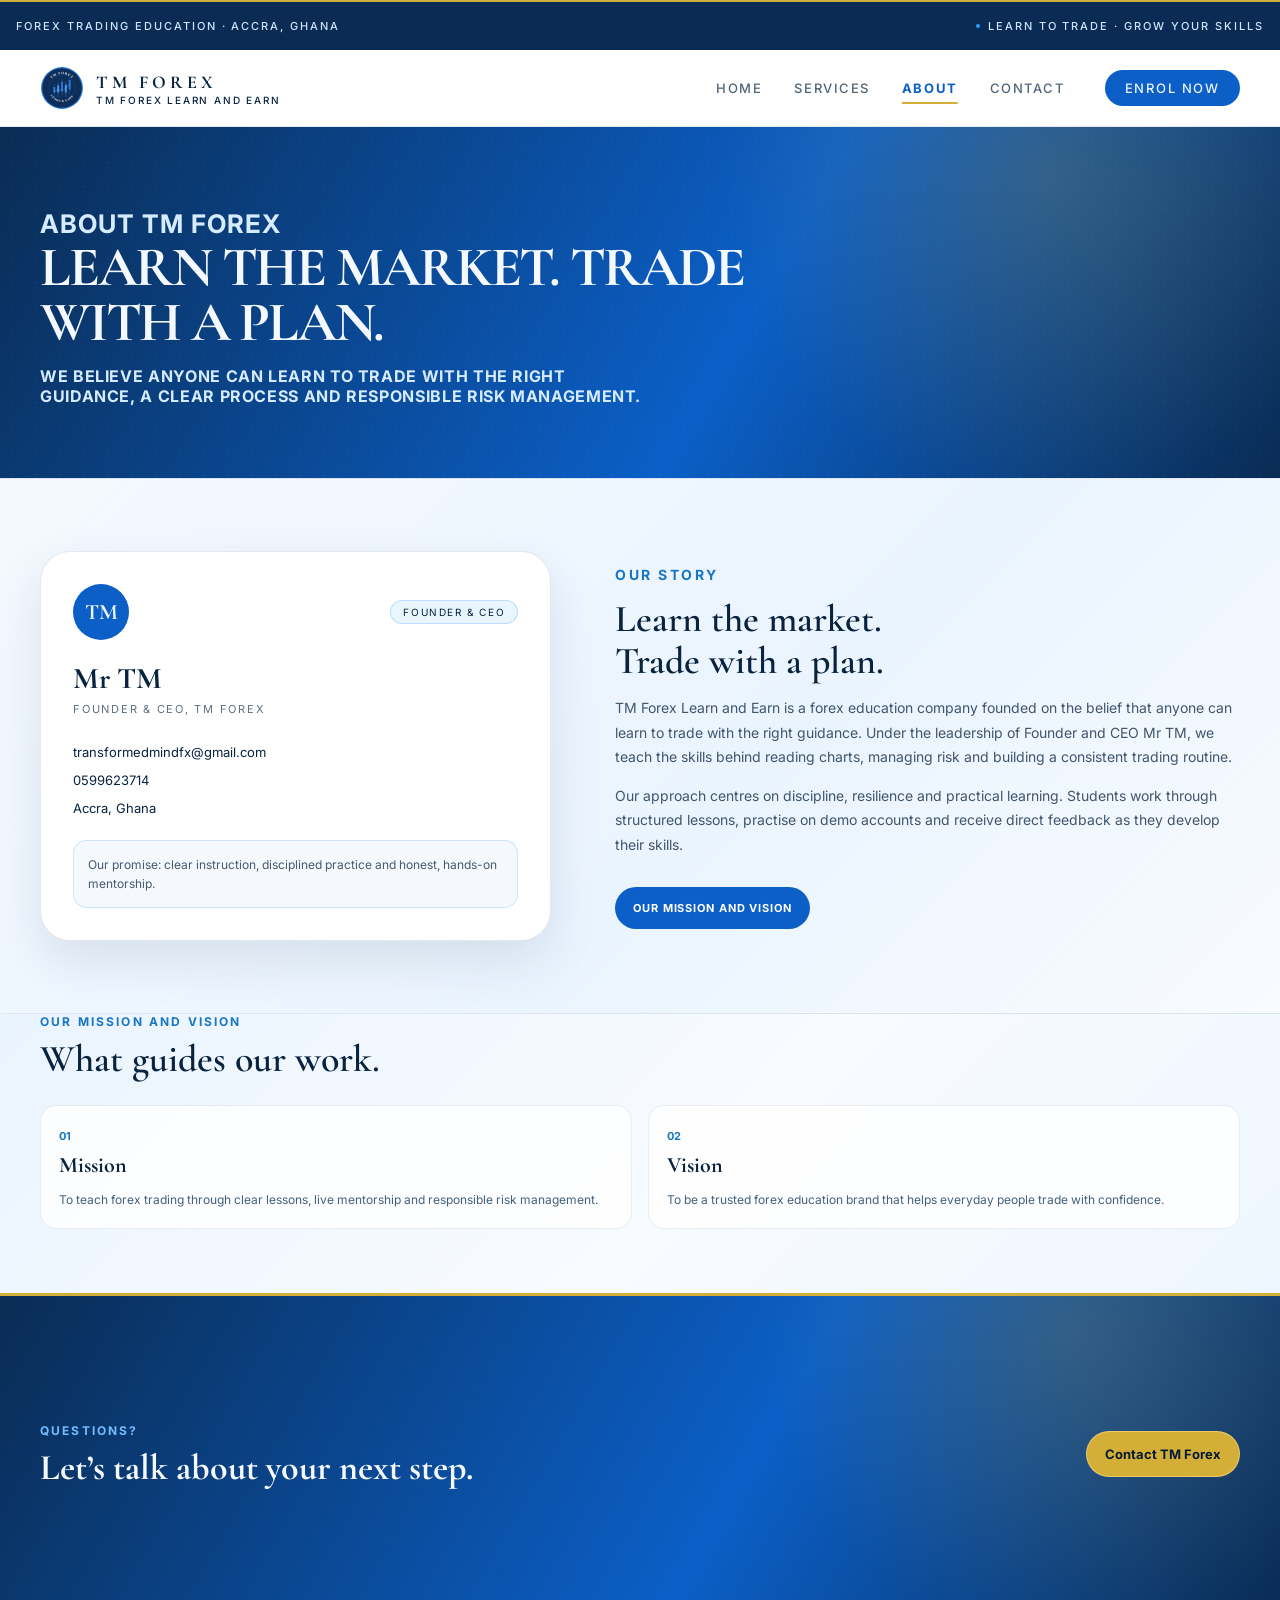
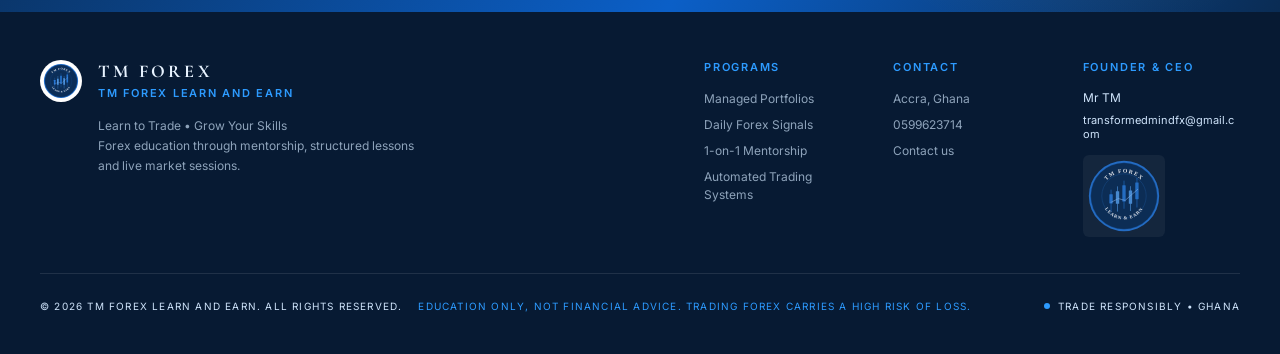
<file: about.html>
<!doctype html>
<html lang="en">
<head>
  <meta charset="utf-8">
  <meta name="viewport" content="width=device-width, initial-scale=1">
  <meta name="description" content="Learn about TM Forex Learn and Earn, its mission and founder Mr TM.">
  <title>About TM Forex Learn and Earn</title>
  <link rel="preconnect" href="https://fonts.googleapis.com">
  <link rel="preconnect" href="https://fonts.gstatic.com" crossorigin>
  <link href="https://fonts.googleapis.com/css2?family=Cormorant+Garamond:wght@400;500;600;700&family=Inter:wght@400;500;600;700&display=swap" rel="stylesheet">
  <link rel="stylesheet" href="tm-forex-learn-and-earn.css">
  <link rel="icon" type="image/svg+xml" href="tm-forex-logo.svg">
</head>
<body class="tm-page tm-about-page">
  <div class="tm-page-topline">
    <span>Forex Trading Education · Accra, Ghana</span>
    <span class="tm-page-tagline">Learn to Trade · Grow Your Skills</span>
  </div>
  <header class="tm-page-header">
    <div class="tm-page-header-inner">
      <a class="tm-page-brand" href="index.html">
        <img src="tm-forex-logo.svg" alt="TM Forex logo">
        <span class="tm-page-brand-copy">
          <strong>TM FOREX</strong>
          <span>TM Forex Learn and Earn</span>
        </span>
      </a>
      <nav class="tm-page-nav" aria-label="Main navigation">
        <a href="index.html">Home</a>
        <a href="services.html">Services</a>
        <a href="about.html" aria-current="page">About</a>
        <a href="contact.html">Contact</a>
        <a class="tm-page-enrol" href="index.html#contact">Enrol Now</a>
      </nav>
      <details class="tm-mobile-menu">
        <summary aria-label="Open navigation">
          <span></span><span></span><span></span>
        </summary>
        <nav aria-label="Mobile navigation">
          <a href="index.html">Home</a>
          <a href="services.html">Services</a>
          <a href="about.html" aria-current="page">About</a>
          <a href="contact.html">Contact</a>
          <a href="index.html#contact">Enrol Now</a>
        </nav>
      </details>
    </div>
  </header>
  <main>
    <section class="tm-page-hero">
      <div class="tm-page-hero-inner">
        <p class="tm-page-kicker">About TM Forex</p>
        <h1>Learn the market. Trade with a plan.</h1>
        <p>We believe anyone can learn to trade with the right guidance, a clear process and responsible risk management.</p>
      </div>
    </section>
    <section class="tm-about-band" aria-labelledby="about-heading">
      <div class="tm-about-layout">
        <article class="tm-founder-card">
          <div class="tm-founder-topline">
            <span class="tm-founder-avatar">TM</span>
            <span class="tm-founder-tag">Founder &amp; CEO</span>
          </div>
          <h2>Mr TM</h2>
          <p class="tm-founder-role">Founder &amp; CEO, TM Forex</p>
          <div class="tm-founder-details">
            <a href="https://mail.google.com/mail/?view=cm&amp;fs=1&amp;to=transformedmindfx%40gmail.com" target="_blank" rel="noopener noreferrer">transformedmindfx@gmail.com</a>
            <a href="tel:+233599623714">0599623714</a>
            <span>Accra, Ghana</span>
          </div>
          <p class="tm-founder-promise">Our promise: clear instruction, disciplined practice and honest, hands-on mentorship.</p>
        </article>
        <div class="tm-about-copy">
          <p class="tm-page-kicker">Our story</p>
          <h2 class="tm-page-section-heading" id="about-heading">Learn the market.<br>Trade with a plan.</h2>
          <p>TM Forex Learn and Earn is a forex education company founded on the belief that anyone can learn to trade with the right guidance. Under the leadership of Founder and CEO Mr TM, we teach the skills behind reading charts, managing risk and building a consistent trading routine.</p>
          <p>Our approach centres on discipline, resilience and practical learning. Students work through structured lessons, practise on demo accounts and receive direct feedback as they develop their skills.</p>
          <a class="tm-about-mission-link" href="#mission-vision">Our Mission and Vision</a>
        </div>
      </div>
    </section>
    <section class="tm-about-values-band" id="mission-vision" aria-labelledby="mission-vision-heading">
      <div class="tm-about-values-inner">
        <p class="tm-page-kicker">Our mission and vision</p>
        <h2 class="tm-page-section-heading" id="mission-vision-heading">What guides our work.</h2>
        <div class="tm-about-values">
          <article class="tm-about-value">
            <span>01</span>
            <h3>Mission</h3>
            <p>To teach forex trading through clear lessons, live mentorship and responsible risk management.</p>
          </article>
          <article class="tm-about-value">
            <span>02</span>
            <h3>Vision</h3>
            <p>To be a trusted forex education brand that helps everyday people trade with confidence.</p>
          </article>
        </div>
      </div>
    </section>
    <section class="tm-page-contact">
      <div class="tm-page-contact-inner">
        <div>
          <p class="tm-page-kicker">Questions?</p>
          <h2>Let’s talk about your next step.</h2>
        </div>
        <a class="tm-page-cta" href="index.html#contact">Contact TM Forex</a>
      </div>
    </section>
  </main>
  <footer class="tm-page-footer">
    <div class="tm-footer-inner">
      <div class="tm-footer-main">
        <div class="tm-footer-brand">
          <div class="tm-footer-brand-mark"><img src="tm-forex-logo.svg" alt="TM Forex"></div>
          <div>
            <div class="tm-footer-brand-name">TM FOREX</div>
            <div class="tm-footer-brand-subtitle">TM Forex Learn and Earn</div>
            <p>Learn to Trade • Grow Your Skills<br>Forex education through mentorship, structured lessons and live market sessions.</p>
          </div>
        </div>
        <div class="tm-footer-columns">
          <div>
            <h2>Programs</h2>
            <ul>
              <li>Managed Portfolios</li>
              <li>Daily Forex Signals</li>
              <li>1-on-1 Mentorship</li>
              <li>Automated Trading Systems</li>
            </ul>
          </div>
          <div>
            <h2>Contact</h2>
            <ul>
              <li>Accra, Ghana</li>
              <li><a href="tel:+233599623714">0599623714</a></li>
              <li><a href="contact.html">Contact us</a></li>
            </ul>
          </div>
          <div class="tm-footer-founder">
            <h2>Founder &amp; CEO</h2>
            <div>Mr TM</div>
            <div class="tm-footer-email"><a href="https://mail.google.com/mail/?view=cm&amp;fs=1&amp;to=transformedmindfx%40gmail.com" target="_blank" rel="noopener noreferrer">transformedmindfx@gmail.com</a></div>
            <a class="tm-footer-logo-tile" href="index.html#contact" aria-label="Contact TM Forex"><img src="tm-forex-logo.svg" alt="TM Forex logo"></a>
          </div>
        </div>
      </div>
      <div class="tm-footer-bottom">
        <div class="tm-footer-legal">
          <span>© 2026 TM Forex Learn and Earn. All Rights Reserved.</span>
          <span class="tm-footer-disclaimer">Education only, not financial advice. Trading forex carries a high risk of loss.</span>
        </div>
        <div class="tm-footer-responsibility"><span></span>Trade responsibly • Ghana</div>
      </div>
    </div>
  </footer>
  <script src="tm-forex-learn-and-earn.js"></script>
</body>
</html>
</file>
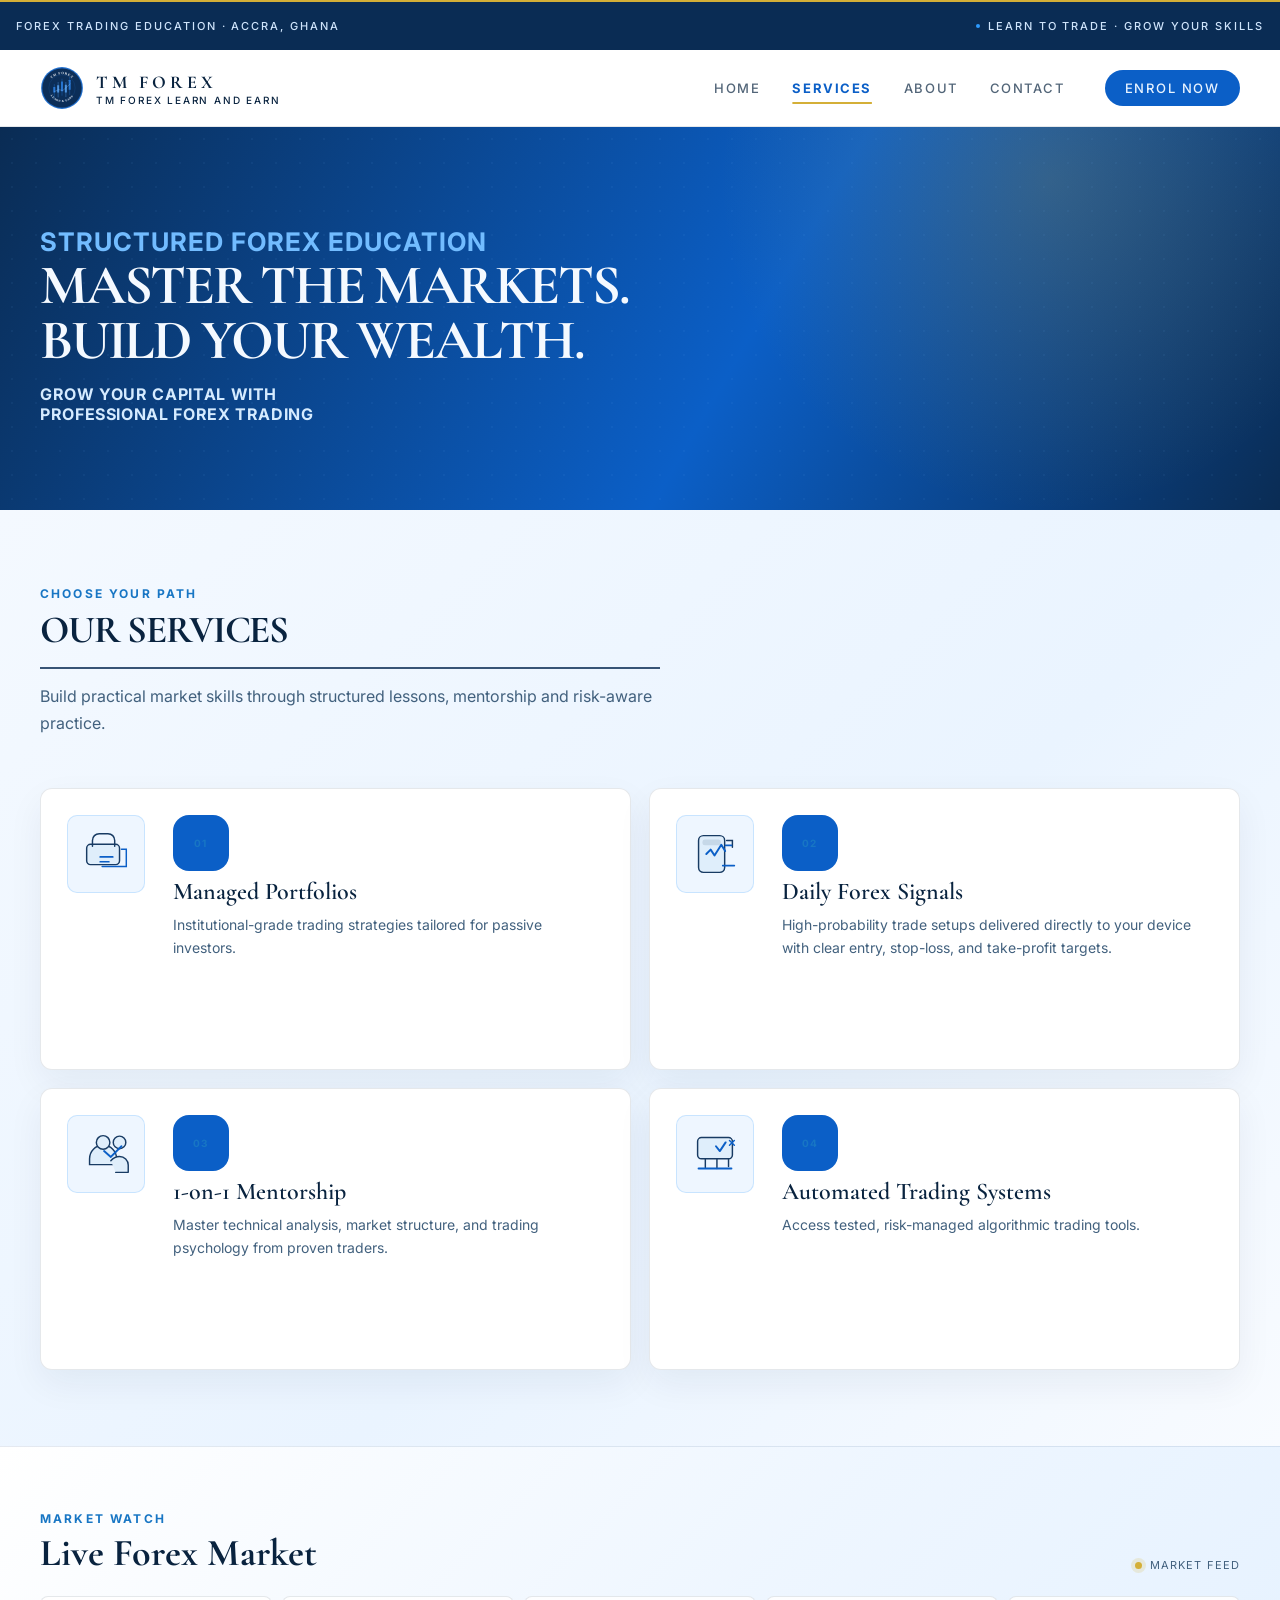
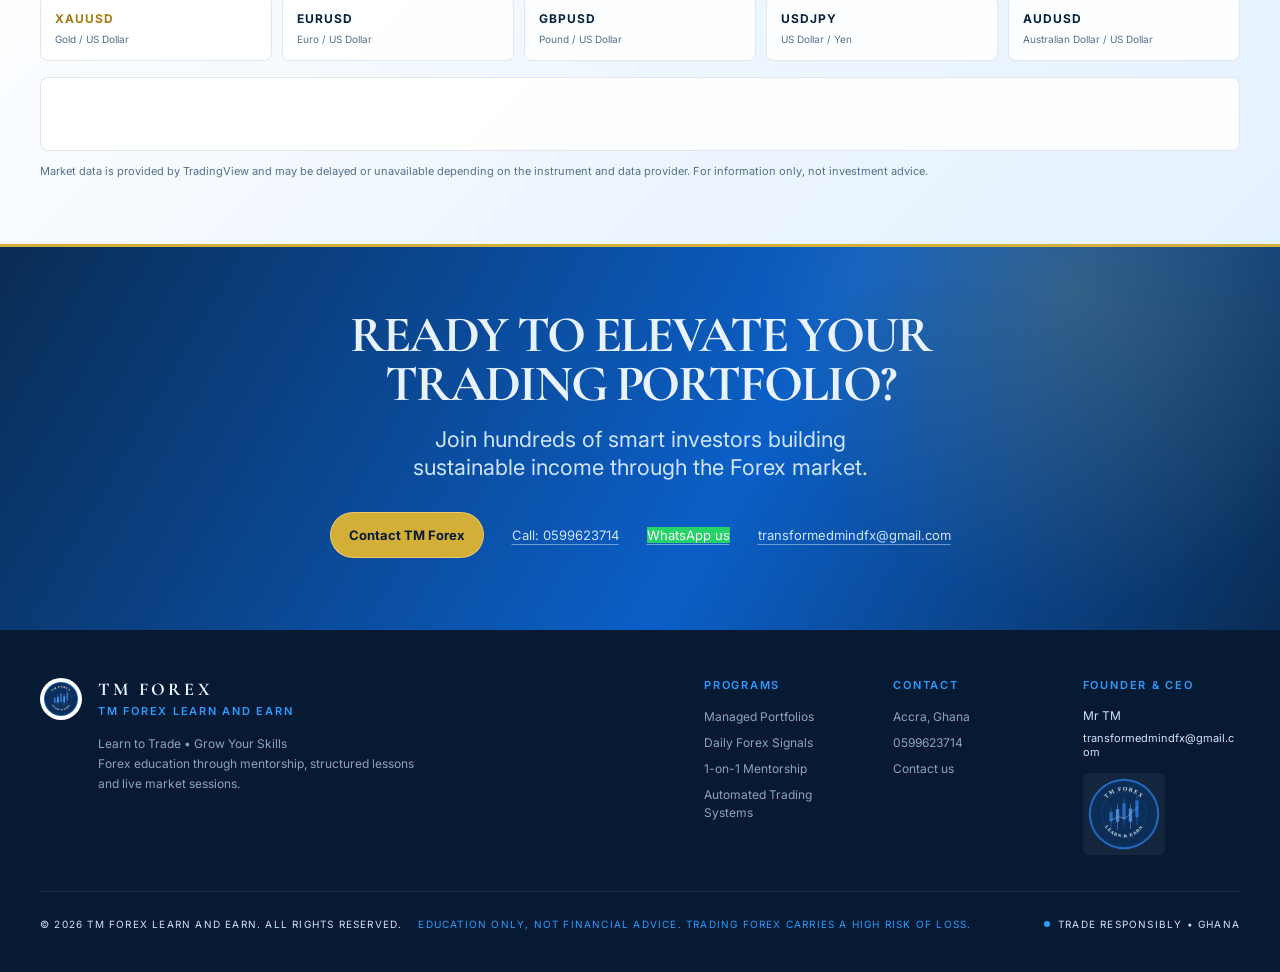
<file: services.html>
<!doctype html>
<html lang="en">
<head>
  <meta charset="utf-8">
  <meta name="viewport" content="width=device-width, initial-scale=1">
  <meta name="description" content="Explore TM Forex Learn and Earn's practical forex education and mentorship services.">
  <title>Forex Training Services | TM Forex Learn and Earn</title>
  <link rel="preconnect" href="https://fonts.googleapis.com">
  <link rel="preconnect" href="https://fonts.gstatic.com" crossorigin>
  <link href="https://fonts.googleapis.com/css2?family=Cormorant+Garamond:wght@400;500;600;700&family=Inter:wght@400;500;600;700&display=swap" rel="stylesheet">
  <link rel="stylesheet" href="tm-forex-learn-and-earn.css">
  <link rel="icon" type="image/svg+xml" href="tm-forex-logo.svg">
</head>
<body class="tm-page">
  <div class="tm-page-topline">
    <span>Forex Trading Education · Accra, Ghana</span>
    <span class="tm-page-tagline">Learn to Trade · Grow Your Skills</span>
  </div>
  <header class="tm-page-header">
    <div class="tm-page-header-inner">
      <a class="tm-page-brand" href="index.html">
        <img src="tm-forex-logo.svg" alt="TM Forex logo">
        <span class="tm-page-brand-copy">
          <strong>TM FOREX</strong>
          <span>TM Forex Learn and Earn</span>
        </span>
      </a>
      <nav class="tm-page-nav" aria-label="Main navigation">
        <a href="index.html">Home</a>
        <a href="services.html" aria-current="page">Services</a>
        <a href="about.html">About</a>
        <a href="contact.html">Contact</a>
        <a class="tm-page-enrol" href="index.html#contact">Enrol Now</a>
      </nav>
      <details class="tm-mobile-menu">
        <summary aria-label="Open navigation">
          <span></span><span></span><span></span>
        </summary>
        <nav aria-label="Mobile navigation">
          <a href="index.html">Home</a>
          <a href="services.html" aria-current="page">Services</a>
          <a href="about.html">About</a>
          <a href="contact.html">Contact</a>
          <a href="index.html#contact">Enrol Now</a>
        </nav>
      </details>
    </div>
  </header>
  <main>
    <section class="tm-page-hero tm-services-hero">
      <div class="tm-page-hero-inner">
        <p class="tm-page-kicker">Structured forex education</p>
        <h1>MASTER THE MARKETS.<br>BUILD YOUR WEALTH.</h1>
        <p>GROW YOUR CAPITAL WITH<br>PROFESSIONAL FOREX TRADING</p>
      </div>
    </section>

    <section class="tm-page-content tm-services-section" aria-labelledby="services-heading">
      <div class="tm-section-intro tm-services-intro">
        <div>
          <p class="tm-page-kicker">Choose your path</p>
          <h2 class="tm-page-section-heading" id="services-heading">OUR SERVICES</h2>
          <p class="tm-services-lead">Build practical market skills through structured lessons, mentorship and risk-aware practice.</p>
        </div>
      </div>

      <div class="tm-service-grid tm-service-grid-compact">
        <article class="tm-service-item">
          <div class="tm-service-visual" aria-hidden="true">
            <svg viewBox="0 0 120 120" role="img" aria-label="Portfolio icon">
              <rect x="20" y="40" width="68" height="42" rx="8" fill="#dfeefb" stroke="#183b63" stroke-width="3"/>
              <path d="M32 44V32c0-8 6-14 14-14h18c8 0 14 6 14 14v12" fill="none" stroke="#183b63" stroke-width="3" stroke-linecap="round"/>
              <path d="M48 66h26M48 76h18" stroke="#0b5fc7" stroke-width="3.5" stroke-linecap="round"/>
              <path d="M92 50h10v36H52" fill="none" stroke="#0b5fc7" stroke-width="3" stroke-linecap="round"/>
            </svg>
          </div>
          <div class="tm-service-copy">
            <span class="tm-service-number">01</span>
            <h3>Managed Portfolios</h3>
            <p>Institutional-grade trading strategies tailored for passive investors.</p>
          </div>
        </article>
        <article class="tm-service-item">
          <div class="tm-service-visual" aria-hidden="true">
            <svg viewBox="0 0 120 120" role="img" aria-label="Forex signal icon">
              <rect x="26" y="22" width="54" height="76" rx="10" fill="#dfeefb" stroke="#183b63" stroke-width="3"/>
              <rect x="34" y="30" width="38" height="12" rx="5" fill="#183b63" opacity="0.12"/>
              <path d="M42 60l9-9 8 12 14-22 8 13" fill="none" stroke="#0b5fc7" stroke-width="4" stroke-linecap="round" stroke-linejoin="round"/>
              <path d="M84 32h12v14" fill="none" stroke="#183b63" stroke-width="3" stroke-linecap="round"/>
              <path d="M94 42h-12M76 84h24" stroke="#0b5fc7" stroke-width="3.5" stroke-linecap="round"/>
            </svg>
          </div>
          <div class="tm-service-copy">
            <span class="tm-service-number">02</span>
            <h3>Daily Forex Signals</h3>
            <p>High-probability trade setups delivered directly to your device with clear entry, stop-loss, and take-profit targets.</p>
          </div>
        </article>
        <article class="tm-service-item">
          <div class="tm-service-visual" aria-hidden="true">
            <svg viewBox="0 0 120 120" role="img" aria-label="Mentorship icon">
              <path d="M26 70c0-16 12-28 28-28s28 12 28 28v12H26V70Z" fill="#dfeefb" stroke="#183b63" stroke-width="3"/>
              <circle cx="54" cy="36" r="14" fill="#dfeefb" stroke="#183b63" stroke-width="3"/>
              <path d="M70 74c5-6 12-9 18-9 10 0 18 8 18 18v15H80" fill="#dfeefb" stroke="#183b63" stroke-width="3" stroke-linecap="round" stroke-linejoin="round"/>
              <circle cx="88" cy="36" r="13" fill="#dfeefb" stroke="#183b63" stroke-width="3"/>
              <path d="M56 54l14 12 22-22" fill="none" stroke="#0b5fc7" stroke-width="4" stroke-linecap="round" stroke-linejoin="round"/>
            </svg>
          </div>
          <div class="tm-service-copy">
            <span class="tm-service-number">03</span>
            <h3>1-on-1 Mentorship</h3>
            <p>Master technical analysis, market structure, and trading psychology from proven traders.</p>
          </div>
        </article>
        <article class="tm-service-item">
          <div class="tm-service-visual" aria-hidden="true">
            <svg viewBox="0 0 120 120" role="img" aria-label="Automation icon">
              <rect x="24" y="26" width="72" height="44" rx="8" fill="#dfeefb" stroke="#183b63" stroke-width="3"/>
              <path d="M40 70v18m24-18v20m24-20v16" stroke="#183b63" stroke-width="3" stroke-linecap="round"/>
              <path d="M26 90h68" stroke="#0b5fc7" stroke-width="4" stroke-linecap="round"/>
              <path d="M90 32l10 10m-10 0 10-10" stroke="#0b5fc7" stroke-width="3" stroke-linecap="round"/>
              <path d="M62 44l8 10 12-18" fill="none" stroke="#0b5fc7" stroke-width="4" stroke-linecap="round" stroke-linejoin="round"/>
            </svg>
          </div>
          <div class="tm-service-copy">
            <span class="tm-service-number">04</span>
            <h3>Automated Trading Systems</h3>
            <p>Access tested, risk-managed algorithmic trading tools.</p>
          </div>
        </article>
      </div>
    </section>

    <section class="tm-market-section" aria-labelledby="market-heading">
      <div class="tm-market-inner">
        <div class="tm-market-heading-row">
          <div>
            <p class="tm-page-kicker">Market watch</p>
            <h2 id="market-heading">Live Forex Market</h2>
          </div>
          <span class="tm-market-status"><span></span>Market feed</span>
        </div>
        <div class="tm-market-symbols" aria-label="Markets included">
          <div><strong>XAUUSD</strong><span>Gold / US Dollar</span></div>
          <div><strong>EURUSD</strong><span>Euro / US Dollar</span></div>
          <div><strong>GBPUSD</strong><span>Pound / US Dollar</span></div>
          <div><strong>USDJPY</strong><span>US Dollar / Yen</span></div>
          <div><strong>AUDUSD</strong><span>Australian Dollar / US Dollar</span></div>
        </div>
        <div class="tm-market-widget" data-tm-market-config='{"symbols":[{"proName":"OANDA:XAUUSD","title":"Gold"},{"proName":"OANDA:EURUSD","title":"EUR/USD"},{"proName":"OANDA:GBPUSD","title":"GBP/USD"},{"proName":"OANDA:USDJPY","title":"USD/JPY"},{"proName":"OANDA:AUDUSD","title":"AUD/USD"}],"showSymbolLogo":false,"colorTheme":"light","isTransparent":true,"displayMode":"adaptive","locale":"en"}'>
          <div class="tradingview-widget-container__widget"></div>
        </div>
        <p class="tm-market-disclaimer">Market data is provided by TradingView and may be delayed or unavailable depending on the instrument and data provider. For information only, not investment advice.</p>
      </div>
    </section>

    <section class="tm-page-content tm-services-cta">
      <h2>READY TO ELEVATE YOUR<br>TRADING PORTFOLIO?</h2>
      <p>Join hundreds of smart investors building<br>sustainable income through the Forex market.</p>
      <div class="tm-services-cta-actions">
        <a class="tm-page-cta" href="contact.html">Contact TM Forex</a>
        <a href="tel:+233599623714">Call: 0599623714</a>
        <a href="https://wa.me/233599623714?text=Hi%20TM%20Forex%2C%20I%20would%20like%20to%20learn%20more%20about%20your%20forex%20education%20programs." target="_blank" rel="noopener noreferrer">WhatsApp us</a>
        <a href="mailto:transformedmindfx@gmail.com">transformedmindfx@gmail.com</a>
      </div>
    </section>
  </main>
  <footer class="tm-page-footer">
    <div class="tm-footer-inner">
      <div class="tm-footer-main">
        <div class="tm-footer-brand">
          <div class="tm-footer-brand-mark"><img src="tm-forex-logo.svg" alt="TM Forex"></div>
          <div>
            <div class="tm-footer-brand-name">TM FOREX</div>
            <div class="tm-footer-brand-subtitle">TM Forex Learn and Earn</div>
            <p>Learn to Trade • Grow Your Skills<br>Forex education through mentorship, structured lessons and live market sessions.</p>
          </div>
        </div>
        <div class="tm-footer-columns">
          <div>
            <h2>Programs</h2>
            <ul>
              <li>Managed Portfolios</li>
              <li>Daily Forex Signals</li>
              <li>1-on-1 Mentorship</li>
              <li>Automated Trading Systems</li>
            </ul>
          </div>
          <div>
            <h2>Contact</h2>
            <ul>
              <li>Accra, Ghana</li>
              <li><a href="tel:+233599623714">0599623714</a></li>
              <li><a href="contact.html">Contact us</a></li>
            </ul>
          </div>
          <div class="tm-footer-founder">
            <h2>Founder &amp; CEO</h2>
            <div>Mr TM</div>
            <div class="tm-footer-email"><a href="https://mail.google.com/mail/?view=cm&amp;fs=1&amp;to=transformedmindfx%40gmail.com" target="_blank" rel="noopener noreferrer">transformedmindfx@gmail.com</a></div>
            <a class="tm-footer-logo-tile" href="index.html#contact" aria-label="Contact TM Forex"><img src="tm-forex-logo.svg" alt="TM Forex logo"></a>
          </div>
        </div>
      </div>
      <div class="tm-footer-bottom">
        <div class="tm-footer-legal">
          <span>© 2026 TM Forex Learn and Earn. All Rights Reserved.</span>
          <span class="tm-footer-disclaimer">Education only, not financial advice. Trading forex carries a high risk of loss.</span>
        </div>
        <div class="tm-footer-responsibility"><span></span>Trade responsibly • Ghana</div>
      </div>
    </div>
  </footer>
  <script src="tm-forex-learn-and-earn.js"></script>
</body>
</html>
</file>
<file: tm-forex-learn-and-earn.css>
:root {
  --tm-navy: #071a33;
  --tm-blue: #0b5fc7;
  --tm-electric: #2d9bff;
  --tm-ink: #09233f;
  --tm-pale-blue: #eef6ff;
  --tm-soft-blue: #cfe4fb;
  --tm-info-blue: #0a2c54;
  --tm-gold: #d4af37;
}

html {
  scroll-behavior: smooth;
}

body {
  background: #ffffff;
  color: var(--tm-ink);
  overflow-x: hidden;
}

/* Dark navy / blue remap for the exported Tailwind classes. */
[class*="bg-[#5C1A2A]"] {
  background-color: var(--tm-blue) !important;
}

[class*="bg-[#1A080C]"] {
  background-color: var(--tm-info-blue) !important;
}

[class*="bg-[#14070A]"] {
  background-color: var(--tm-navy) !important;
}

[class*="bg-[#D4AF37]"] {
  background-color: var(--tm-electric) !important;
}

[class*="bg-[#25D366]"] {
  background-color: #25d366 !important;
}

[class*="bg-[#F9EEDB]"] {
  background-color: var(--tm-pale-blue) !important;
}

[class*="bg-[#FFFBF5]"] {
  background-color: #ffffff !important;
}

#root > div > section:first-of-type {
  background-color: var(--tm-info-blue) !important;
}

#root > div > section:first-of-type [class*="text-[#2B1116]"],
#root > div > section:first-of-type [class*="text-[#5C1A2A]"],
#root > div > section:first-of-type [class*="text-[#8A5A3A]"] {
  color: #e8f3ff !important;
}

#root > div > section:first-of-type [class*="max-w-[380px]"] [class*="text-[#5C1A2A]"] {
  color: var(--tm-ink) !important;
}

[class*="text-[#5C1A2A]"] {
  color: var(--tm-ink) !important;
}

[class*="text-[#D4AF37]"] {
  color: var(--tm-electric) !important;
}

[class*="text-[#EADCC2]"] {
  color: var(--tm-soft-blue) !important;
}

[class*="text-[#E8D5B0]"] {
  color: var(--tm-soft-blue) !important;
}

[class*="text-[#F5E6C8]"] {
  color: #e8f3ff !important;
}

[class*="text-[#FFFAF0]"] {
  color: #ffffff !important;
}

[class*="text-[#8A5A3A]"] {
  color: #2c6da9 !important;
}

[class*="text-[#2B1116]"] {
  color: var(--tm-ink) !important;
}

[class*="bg-[#D4AF37]"][class*="text-[#2B1116]"] {
  color: #ffffff !important;
}

[class*="border-[#5C1A2A]"] {
  border-color: rgba(11, 95, 199, 0.2) !important;
}

[class*="border-[#D4AF37]"] {
  border-color: rgba(45, 155, 255, 0.3) !important;
}

[class*="from-[#D4AF37]"] {
  --tw-gradient-from: rgba(45, 155, 255, 0.48) var(--tw-gradient-from-position) !important;
}

[class*="via-[#5C1A2A]"] {
  --tw-gradient-via: rgba(11, 95, 199, 0.14) var(--tw-gradient-via-position) !important;
}

[class*="hover:bg-[#3F1220]"]:hover,
[class*="hover:bg-[#E6C45A]"]:hover {
  background-color: var(--tm-blue) !important;
}

[class*="hover:bg-[#20bd5a]"]:hover {
  background-color: #20bd5a !important;
}

a[href*="wa.me"] {
  background-color: #25d366 !important;
  color: #ffffff !important;
}

a[href*="wa.me"]:hover {
  background-color: #20bd5a !important;
}

.tm-email-link {
  color: inherit;
  text-decoration: underline;
  text-decoration-color: rgba(45, 155, 255, 0.55);
  text-underline-offset: 3px;
}

.tm-email-link:hover {
  color: var(--tm-blue);
}

[style*="radial-gradient"] {
  background-image: radial-gradient(#2d9bff 1px, transparent 1px) !important;
}

/* Live date/time badge inserted into the top information bar. */
.tm-live-clock {
  display: inline-flex;
  align-items: center;
  gap: 0.5rem;
  flex-shrink: 0;
  color: #e8f3ff;
  font-size: 10px;
  letter-spacing: 0.1em;
  line-height: 1.2;
  white-space: nowrap;
}

.tm-live-clock::before {
  content: "";
  width: 6px;
  height: 6px;
  flex: 0 0 6px;
  border-radius: 999px;
  background: #55c2ff;
  box-shadow: 0 0 0 4px rgba(85, 194, 255, 0.12);
}

.tm-live-clock-date {
  opacity: 0.72;
}

.tm-live-clock-time {
  color: #ffffff;
  font-variant-numeric: tabular-nums;
}

.tm-live-clock-zone {
  opacity: 0.6;
}

/* Scroll reveal */
.tm-reveal,
.tm-reveal-card {
  opacity: 0;
  transform: translateY(26px);
  transition:
    opacity 700ms ease,
    transform 700ms cubic-bezier(.22, 1, .36, 1);
  will-change: opacity, transform;
}

.tm-reveal-card {
  transform: translateY(20px);
  transition-duration: 600ms;
}

.tm-reveal.tm-visible,
.tm-reveal-card.tm-visible {
  opacity: 1;
  transform: translateY(0);
}

[class*="inset-[56px]"] {
  background-color: transparent !important;
  box-shadow: none !important;
}

[class*="md:w-[460px]"] > [class*="inset-"][class*="rounded-full"][class*="border"],
[class*="md:w-[460px]"] > [class*="inset-"][class*="blur-"] {
  display: none !important;
}

#root [class*="-bottom-6"][class*="bg-[#1A080C]"] {
  background-color: var(--tm-soft-blue) !important;
  border-color: var(--tm-electric) !important;
  color: var(--tm-ink) !important;
}

/* Guardrails for narrow screens. */
@media (max-width: 767px) {
  [class*="max-w-[1280px]"] {
    width: 100%;
  }

  [class*="text-[44px]"] {
    font-size: clamp(2.45rem, 13vw, 3.25rem) !important;
  }

  [class*="text-[40px]"],
  [class*="text-[38px]"],
  [class*="text-[36px]"] {
    font-size: clamp(2rem, 10vw, 2.6rem) !important;
  }

  [class*="w-[300px]"],
  [class*="h-[300px]"] {
    width: min(78vw, 300px);
    height: min(78vw, 300px);
  }

  .tm-live-clock {
    gap: 0.35rem;
    font-size: 9px;
    letter-spacing: 0.06em;
  }

  [class*="bg-[#1A080C]"] > span:first-child {
    display: none !important;
  }

  #root > div > [class*="bg-[#1A080C]"] {
    flex-wrap: wrap;
    justify-content: center !important;
    row-gap: 0.35rem;
  }

  #root > div > [class*="bg-[#1A080C]"] > span:nth-child(2) {
    display: flex !important;
  }
}

@media (prefers-reduced-motion: reduce) {
  html {
    scroll-behavior: auto;
  }

  .tm-reveal,
  .tm-reveal-card,
  .tm-reveal.tm-visible,
  .tm-reveal-card.tm-visible {
    opacity: 1;
    transform: none;
    transition: none;
  }
}

.tm-page {
  min-height: 100vh;
  background: linear-gradient(135deg, #ffffff 0%, #f4f8fd 52%, #eaf4ff 100%);
  color: var(--tm-ink);
  font-family: Inter, Arial, sans-serif;
}

.tm-page-topline {
  display: flex;
  justify-content: space-between;
  align-items: center;
  gap: 16px;
  min-height: 36px;
  padding: 8px max(24px, calc((100% - 1120px) / 2));
  background: var(--tm-info-blue);
  color: var(--tm-soft-blue);
  font-size: 11px;
  font-weight: 500;
  letter-spacing: 0.18em;
  text-transform: uppercase;
}

.tm-page-topline a,
.tm-page-nav a,
.tm-page-footer a {
  color: inherit;
  text-decoration: none;
}

.tm-page-header {
  display: flex;
  justify-content: space-between;
  align-items: center;
  gap: 24px;
  max-width: 1120px;
  min-height: 76px;
  margin: 0 auto;
  padding: 14px 24px;
  background: rgba(255, 255, 255, 0.9);
  border-bottom: 1px solid rgba(92, 26, 42, 0.08);
}

.tm-page-brand {
  display: grid;
  gap: 2px;
  color: var(--tm-ink);
  text-decoration: none;
}

.tm-page-brand strong {
  font-family: "Cormorant Garamond", Georgia, serif;
  font-size: 18px;
  font-weight: 700;
  letter-spacing: 0.22em;
  text-transform: uppercase;
}

.tm-page-brand span {
  font-size: 10px;
  letter-spacing: 0.18em;
  text-transform: uppercase;
}

.tm-page-nav {
  display: flex;
  align-items: center;
  flex-wrap: wrap;
  gap: 22px;
  color: var(--tm-ink);
  font-size: 13px;
  font-weight: 500;
  letter-spacing: 0.12em;
  text-transform: uppercase;
}

.tm-page-nav a:hover,
.tm-page-topline a:hover,
.tm-page-footer a:hover {
  color: var(--tm-electric);
}

.tm-page-hero {
  background: var(--tm-info-blue);
  color: #f4f9ff;
}

.tm-page-hero-inner {
  max-width: 1120px;
  margin: 0 auto;
  padding: 72px 24px 78px;
}

.tm-hero-brand {
  display: inline-flex;
  flex-direction: column;
  align-items: center;
  margin: 0 auto 8px;
  color: #f4c970;
  text-align: center;
}

.tm-hero-logo {
  font-family: "Cormorant Garamond", Georgia, serif;
  font-size: 60px;
  font-weight: 700;
  line-height: 0.8;
}

.tm-hero-brand-name {
  font-size: 18px;
  letter-spacing: 0.12em;
  font-weight: 700;
  text-transform: uppercase;
}

.tm-page-kicker {
  margin: 0 0 14px;
  color: #72bcff;
  font-size: 12px;
  font-weight: 700;
  text-transform: uppercase;
}

.tm-page-hero h1 {
  max-width: 980px;
  margin: 0;
  font-family: "Cormorant Garamond", Georgia, serif;
  font-size: clamp(3.2rem, 5vw, 5.2rem);
  font-weight: 700;
  line-height: 0.95;
  letter-spacing: -0.04em;
  text-transform: uppercase;
}

.tm-page-hero p {
  max-width: 820px;
  margin: 18px 0 0;
  color: #d5ebff;
  font-size: clamp(1.2rem, 2vw, 1.8rem);
  line-height: 1.2;
  letter-spacing: 0.04em;
  font-weight: 700;
  text-transform: uppercase;
}

.tm-services-intro {
  margin-bottom: 0;
}

.tm-services-intro h2 {
  width: 100%;
  padding-bottom: 16px;
  border-bottom: 2px solid rgba(10, 44, 84, 0.8);
  font-family: "Cormorant Garamond", Georgia, serif;
  font-size: clamp(2.2rem, 3vw, 3.2rem);
  font-weight: 700;
  line-height: 1.1;
  letter-spacing: -0.03em;
  text-transform: uppercase;
  text-align: center;
}

.tm-service-grid-compact {
  display: grid;
  grid-template-columns: 1fr;
  gap: 18px;
  margin-top: 22px;
  border-top: none;
}

.tm-service-grid-compact .tm-service-item {
  display: grid;
  grid-template-columns: 110px minmax(0, 1fr);
  align-items: center;
  gap: 20px;
  padding: 18px 22px;
  border: 1px solid rgba(92, 26, 42, 0.1);
  border-radius: 18px;
  background: rgba(255, 255, 255, 0.9);
  box-shadow: none;
  transition: transform 220ms ease, box-shadow 220ms ease;
}

.tm-service-grid-compact .tm-service-item:hover {
  transform: translateY(-2px);
  box-shadow: 0 12px 20px rgba(92, 26, 42, 0.04);
}

.tm-service-grid-compact .tm-service-item:nth-child(odd),
.tm-service-grid-compact .tm-service-item:nth-child(even) {
  padding-right: 22px;
  padding-left: 22px;
  border-left: 1px solid rgba(92, 26, 42, 0.1);
}

.tm-service-visual {
  display: flex;
  align-items: center;
  justify-content: center;
  width: 92px;
  height: 92px;
  border-radius: 20px;
  background: rgba(92, 26, 42, 0.03);
  border: 1px solid rgba(92, 26, 42, 0.08);
}

.tm-service-visual svg {
  width: 72px;
  height: 72px;
  display: block;
}

.tm-service-grid-compact .tm-service-item p {
  margin: 0;
  color: #1d2f46;
  font-size: clamp(1rem, 1.5vw, 1.45rem);
  line-height: 1.5;
  font-weight: 500;
}

.tm-services-support {
  max-width: 1120px;
  margin: 0 auto;
  padding: 0 24px 24px;
}

.tm-support-row {
  display: flex;
  align-items: center;
  gap: 18px;
  padding: 24px 26px;
  border-radius: 18px;
  background: #f3f4f5;
  border: 2px solid rgba(15, 32, 52, 0.12);
  box-shadow: 0 10px 20px rgba(9, 35, 63, 0.03);
  text-align: left;
}

.tm-support-clock {
  display: inline-flex;
  align-items: center;
  justify-content: center;
  width: 72px;
  height: 72px;
  border-radius: 50%;
  background: rgba(92, 26, 42, 0.05);
  color: #5c1a2a;
  font-size: 34px;
  line-height: 1;
}

.tm-support-row p {
  margin: 0;
  font-size: clamp(1.1rem, 1.7vw, 1.9rem);
  line-height: 1.35;
  font-weight: 500;
  color: #1d2f46;
}

.tm-support-row p strong {
  font-weight: 700;
}

.tm-services-cta {
  max-width: 1120px;
  margin: 28px auto 0;
  padding: 0 24px 80px;
  text-align: center;
}

.tm-services-cta h2 {
  margin: 0;
  font-family: "Cormorant Garamond", Georgia, serif;
  font-size: clamp(2.4rem, 4vw, 4rem);
  font-weight: 700;
  line-height: 0.95;
  letter-spacing: -0.04em;
  text-transform: uppercase;
  color: #0d1f35;
}

.tm-services-cta p {
  margin: 18px auto 0;
  max-width: 920px;
  font-size: clamp(1.1rem, 1.7vw, 1.6rem);
  line-height: 1.28;
  color: #334d67;
}

.tm-contact-details {
  display: flex;
  flex-wrap: wrap;
  justify-content: center;
  gap: 40px;
  margin-top: 30px;
  padding-top: 26px;
  border-top: 2px solid rgba(10, 44, 84, 0.7);
}

.tm-contact-line {
  display: flex;
  align-items: center;
  text-align: left;
  color: #12253f;
  font-size: clamp(0.95rem, 1.3vw, 1.3rem);
  line-height: 1.35;
  font-weight: 500;
}

.tm-contact-line strong {
  font-size: 1.1em;
  font-weight: 700;
}

.tm-page-cta {
  display: inline-flex;
  align-items: center;
  min-height: 44px;
  margin-top: 28px;
  padding: 0 18px;
  background: var(--tm-electric);
  color: #071a33;
  font-size: 13px;
  font-weight: 700;
  text-decoration: none;
}

.tm-page-content {
  max-width: 1120px;
  margin: 0 auto;
  padding: 64px 24px 80px;
}

.tm-page-section-heading {
  margin: 0;
  font-family: "Cormorant Garamond", Georgia, serif;
  font-size: 38px;
  font-weight: 600;
  line-height: 1.1;
}

.tm-page-lead {
  max-width: 720px;
  margin: 14px 0 36px;
  color: #42617e;
  font-size: 16px;
  line-height: 1.7;
}

.tm-service-grid {
  display: grid;
  grid-template-columns: repeat(2, minmax(0, 1fr));
  border-top: 1px solid #d5e3ef;
}

.tm-service-item {
  min-width: 0;
  padding: 28px 28px 30px 0;
  border-bottom: 1px solid #d5e3ef;
}

.tm-service-item:nth-child(odd) {
  padding-right: 38px;
}

.tm-service-item:nth-child(even) {
  padding-left: 38px;
  border-left: 1px solid #d5e3ef;
}

.tm-service-number {
  color: #1984df;
  font-size: 12px;
  font-weight: 700;
}

.tm-service-item h3 {
  margin: 12px 0 8px;
  font-family: "Cormorant Garamond", Georgia, serif;
  font-size: 26px;
  font-weight: 600;
}

.tm-service-item p,
.tm-service-item li,
.tm-about-copy p,
.tm-about-value p,
.tm-founder-copy p {
  color: #42617e;
  font-size: 14px;
  line-height: 1.7;
}

.tm-service-item ul {
  display: flex;
  flex-wrap: wrap;
  gap: 8px 20px;
  margin: 18px 0 0;
  padding: 0;
  list-style: none;
}

.tm-service-item li::before {
  content: "• ";
  color: #1984df;
}

.tm-about-layout {
  display: grid;
  grid-template-columns: minmax(0, 1.35fr) minmax(220px, 0.65fr);
  gap: 56px;
  align-items: start;
}

.tm-about-copy p:first-child {
  margin-top: 0;
}

.tm-about-values {
  display: grid;
  grid-template-columns: repeat(2, minmax(0, 1fr));
  gap: 32px;
  margin-top: 44px;
  padding-top: 28px;
  border-top: 1px solid #d5e3ef;
}

.tm-about-value h3,
.tm-founder-copy h3 {
  margin: 0;
  font-family: "Cormorant Garamond", Georgia, serif;
  font-size: 25px;
}

.tm-founder {
  padding: 26px;
  background: #eef6ff;
  border-top: 3px solid var(--tm-electric);
}

.tm-founder-label {
  margin: 0 0 10px;
  color: #1876c4;
  font-size: 11px;
  font-weight: 700;
  text-transform: uppercase;
}

.tm-founder-copy p {
  margin-bottom: 0;
}

.tm-page-footer {
  padding: 0;
  background: var(--tm-navy);
  color: var(--tm-soft-blue);
  font-family: Inter, Arial, sans-serif;
  font-size: 12px;
}

.tm-footer-inner {
  max-width: 1280px;
  margin: 0 auto;
  padding: 48px 40px 40px;
}

.tm-footer-main {
  display: grid;
  grid-template-columns: minmax(0, 1.15fr) minmax(0, 1fr);
  gap: 48px;
}

.tm-footer-brand {
  display: flex;
  align-items: flex-start;
  gap: 16px;
}

.tm-footer-brand-mark {
  display: flex;
  flex: 0 0 36px;
  align-items: center;
  justify-content: center;
  width: 36px;
  height: 36px;
  padding: 3px;
  border-radius: 50%;
  background: #fff;
}

.tm-footer-brand-mark img {
  width: 100%;
  height: 100%;
  border-radius: 50%;
  object-fit: contain;
}

.tm-footer-brand-name {
  color: #e8f3ff;
  font-family: "Cormorant Garamond", Georgia, serif;
  font-size: 18px;
  font-weight: 700;
  letter-spacing: 0.18em;
}

.tm-footer-brand-subtitle,
.tm-footer-columns h2 {
  color: var(--tm-electric);
  font-size: 11px;
  font-weight: 600;
  letter-spacing: 0.16em;
  text-transform: uppercase;
}

.tm-footer-brand-subtitle {
  margin-top: 4px;
}

.tm-footer-brand p {
  max-width: 320px;
  margin: 16px 0 0;
  color: rgba(207, 228, 251, 0.68);
  font-size: 12px;
  line-height: 1.65;
}

.tm-footer-columns {
  display: grid;
  grid-template-columns: repeat(3, minmax(0, 1fr));
  gap: 32px;
  color: var(--tm-soft-blue);
}

.tm-footer-columns h2 {
  margin: 0 0 16px;
}

.tm-footer-columns ul {
  display: grid;
  gap: 8px;
  margin: 0;
  padding: 0;
  color: rgba(207, 228, 251, 0.68);
  list-style: none;
  line-height: 1.5;
}

.tm-page-footer a {
  color: inherit;
  text-decoration: none;
}

.tm-page-footer a:hover {
  color: var(--tm-electric);
}

.tm-footer-email {
  margin-top: 8px;
  font-size: 11px;
  overflow-wrap: anywhere;
}

.tm-footer-logo-tile {
  display: inline-flex;
  margin-top: 14px;
  padding: 4px;
  border-radius: 6px;
  background: rgba(255, 255, 255, 0.05);
}

.tm-footer-logo-tile img {
  display: block;
  width: 74px;
  height: 74px;
  object-fit: contain;
  opacity: 0.9;
}

.tm-footer-bottom {
  display: flex;
  justify-content: space-between;
  gap: 16px;
  margin-top: 36px;
  padding-top: 24px;
  border-top: 1px solid rgba(255, 255, 255, 0.1);
  font-size: 10px;
  letter-spacing: 0.12em;
  line-height: 1.6;
  text-transform: uppercase;
}

.tm-footer-legal {
  display: flex;
  flex-wrap: wrap;
  gap: 8px 16px;
}

.tm-footer-disclaimer {
  color: var(--tm-electric);
}

.tm-footer-responsibility {
  display: flex;
  flex: 0 0 auto;
  align-items: center;
  gap: 8px;
}

.tm-footer-responsibility span {
  width: 6px;
  height: 6px;
  border-radius: 50%;
  background: var(--tm-electric);
}

@media (max-width: 700px) {
  .tm-page-header {
    align-items: flex-start;
    flex-direction: column;
    gap: 14px;
    padding-top: 18px;
    padding-bottom: 18px;
  }

  .tm-page-nav {
    gap: 12px 18px;
  }

  .tm-page-hero-inner {
    padding-top: 52px;
    padding-bottom: 58px;
  }

  .tm-page-hero h1 {
    font-size: 40px;
  }

  .tm-page-section-heading {
    font-size: 32px;
  }

  .tm-service-grid,
  .tm-about-layout,
  .tm-about-values {
    grid-template-columns: 1fr;
  }

  .tm-service-item,
  .tm-service-item:nth-child(odd),
  .tm-service-item:nth-child(even) {
    padding: 24px 0;
    border-left: 0;
  }

  .tm-about-layout {
    gap: 32px;
  }

  .tm-about-values {
    gap: 20px;
  }

  .tm-footer-inner {
    padding: 40px 24px 28px;
  }

  .tm-footer-main {
    grid-template-columns: 1fr;
    gap: 36px;
  }

  .tm-footer-columns {
    grid-template-columns: repeat(2, minmax(0, 1fr));
    gap: 28px 20px;
  }

  .tm-footer-founder {
    grid-column: 1 / -1;
  }

  .tm-footer-bottom {
    flex-direction: column;
    margin-top: 32px;
  }
}

.tm-page-topline {
  min-height: 32px;
  padding: 8px 16px;
  border-top: 2px solid var(--tm-gold);
  letter-spacing: 0.18em;
  text-transform: uppercase;
}

.tm-page-tagline::before {
  content: "";
  display: inline-block;
  width: 4px;
  height: 4px;
  margin: 0 8px 2px 0;
  border-radius: 50%;
  background: var(--tm-electric);
}

.tm-page-header {
  position: sticky;
  top: 0;
  z-index: 50;
  display: block;
  max-width: none;
  min-height: 0;
  margin: 0;
  padding: 0;
  background: rgba(255, 255, 255, 0.92);
  border-bottom: 1px solid rgba(9, 35, 63, 0.1);
  backdrop-filter: blur(16px);
}

.tm-page-header-inner {
  display: flex;
  justify-content: space-between;
  align-items: center;
  gap: 24px;
  max-width: 1280px;
  height: 76px;
  margin: 0 auto;
  padding: 0 40px;
}

.tm-page-brand {
  display: flex;
  flex-direction: column;
  gap: 2px;
  line-height: 1;
}

.tm-page-brand strong {
  font-family: "Cormorant Garamond", Georgia, serif;
  font-size: 18px;
  font-weight: 700;
  letter-spacing: 0.22em;
}

.tm-page-brand span {
  margin-top: 2px;
  font-size: 10px;
  font-weight: 500;
  letter-spacing: 0.18em;
  text-transform: uppercase;
}

.tm-page-brand {
  flex-direction: row;
  align-items: center;
  gap: 12px;
}

.tm-page-brand img {
  width: 44px;
  height: 44px;
  flex: 0 0 44px;
  object-fit: contain;
}

@keyframes tm-logo-slide {
  0% {
    transform: translateX(-8px) rotate(-4deg);
  }
  50% {
    transform: translateX(8px) rotate(4deg);
  }
  100% {
    transform: translateX(-8px) rotate(-4deg);
  }
}

[data-tm-center-logo] {
  display: block;
  transform-origin: center;
  filter: drop-shadow(0 18px 30px rgba(0, 0, 0, 0.2));
  animation: tm-logo-slide 8s ease-in-out infinite;
}

.tm-page-brand-copy {
  display: grid;
  gap: 2px;
  min-width: 0;
  white-space: nowrap;
}

.tm-page-nav {
  display: flex;
  align-items: center;
  justify-content: flex-end;
  flex-wrap: nowrap;
  gap: 32px;
  color: rgba(9, 35, 63, 0.7);
  font-size: 13px;
  font-weight: 500;
  letter-spacing: 0.12em;
  text-transform: uppercase;
  white-space: nowrap;
}

.tm-page-nav a:hover {
  color: var(--tm-blue);
}

.tm-page-nav a[aria-current="page"]:not(.tm-page-enrol) {
  color: var(--tm-blue);
  font-weight: 700;
  text-decoration: underline;
  text-decoration-color: var(--tm-gold);
  text-decoration-thickness: 2px;
  text-underline-offset: 9px;
}

.tm-page-nav .tm-page-enrol {
  margin-left: 8px;
  padding: 10px 20px;
  border-radius: 999px;
  background: var(--tm-blue);
  color: #e8f3ff;
  letter-spacing: 0.14em;
}

.tm-page-nav .tm-page-enrol:hover {
  background: var(--tm-info-blue);
  color: #fff;
}

.tm-mobile-menu {
  display: none;
}

.tm-page-hero {
  position: relative;
  overflow: hidden;
  background:
    radial-gradient(circle at 82% 14%, rgba(212, 175, 55, 0.2), transparent 30%),
    linear-gradient(120deg, #0a2c54 0%, #0b5fc7 58%, #0a2c54 100%);
}

.tm-page-hero::before {
  position: absolute;
  inset: 0;
  background-image: radial-gradient(rgba(114, 188, 255, 0.28) 1px, transparent 1px);
  background-size: 24px 24px;
  content: "";
  opacity: 0.2;
  pointer-events: none;
}

.tm-page-hero-inner {
  position: relative;
  max-width: 1280px;
  padding: 64px 40px 72px;
}

.tm-page-kicker {
  margin: 0 0 12px;
  letter-spacing: 0.18em;
}

.tm-page-hero h1 {
  max-width: 760px;
  font-size: 44px;
  line-height: 0.98;
}

.tm-page-hero p:not(.tm-page-kicker) {
  max-width: 620px;
  margin-top: 18px;
  font-size: 16px;
}

.tm-page-content {
  max-width: 1280px;
  padding: 80px 40px;
}

.tm-section-intro {
  display: flex;
  justify-content: space-between;
  align-items: flex-end;
  gap: 32px;
  margin-bottom: 52px;
}

.tm-section-intro .tm-page-kicker {
  color: #1876c4;
}

.tm-page-section-heading {
  font-size: 38px;
}

.tm-page-lead {
  max-width: 520px;
  margin: 0;
  color: rgba(9, 35, 63, 0.7);
  font-size: 15px;
}

.tm-service-grid {
  grid-template-columns: repeat(2, minmax(0, 1fr));
  gap: 24px 32px;
  border: 0;
}

.tm-service-item {
  min-height: 300px;
  padding: 28px;
  border: 1px solid rgba(9, 35, 63, 0.1);
  border-radius: 28px;
  background: #fff;
  transition: border-color 180ms ease, box-shadow 180ms ease, transform 180ms ease;
}

.tm-service-item:hover {
  transform: translateY(-2px);
  border-color: rgba(45, 155, 255, 0.5);
  box-shadow: 0 20px 48px rgba(9, 35, 63, 0.08);
}

.tm-service-item:nth-child(odd),
.tm-service-item:nth-child(even) {
  padding: 28px;
  border-left: 1px solid rgba(9, 35, 63, 0.1);
}

.tm-service-number {
  display: flex;
  align-items: center;
  justify-content: center;
  width: 56px;
  height: 56px;
  border-radius: 16px;
  background: var(--tm-blue);
  color: #e8f3ff;
  font-size: 15px;
  font-weight: 700;
}

.tm-service-item h3 {
  margin-top: 22px;
  color: var(--tm-ink);
  font-size: 26px;
}

.tm-service-item p {
  margin: 10px 0 0;
  color: rgba(9, 35, 63, 0.7);
  font-size: 14px;
}

.tm-service-item ul {
  gap: 8px;
  margin-top: 20px;
}

.tm-service-item li {
  padding: 6px 10px;
  border: 1px solid rgba(9, 35, 63, 0.1);
  border-radius: 999px;
  background: #f5f9fd;
  color: rgba(9, 35, 63, 0.75);
  font-size: 11px;
}

.tm-service-item li::before {
  content: none;
}

.tm-about-band {
  border-top: 1px solid rgba(9, 35, 63, 0.08);
  border-bottom: 1px solid rgba(9, 35, 63, 0.08);
  background: linear-gradient(135deg, #f4f9ff 0%, #eaf4ff 58%, #f8fbff 100%);
}

.tm-about-page {
  background: linear-gradient(135deg, #f4f9ff 0%, #ffffff 54%, #eaf4ff 100%);
}

.tm-about-layout {
  display: grid;
  grid-template-columns: minmax(0, 0.9fr) minmax(0, 1.1fr);
  align-items: center;
  gap: 64px;
  max-width: 1280px;
  margin: 0 auto;
  padding: 72px 40px;
}

.tm-founder-card {
  padding: 32px;
  border: 1px solid rgba(9, 35, 63, 0.1);
  border-radius: 30px;
  background: #fff;
  box-shadow: 0 20px 50px rgba(9, 35, 63, 0.1);
}

.tm-founder-topline {
  display: flex;
  align-items: center;
  justify-content: space-between;
  gap: 16px;
}

.tm-founder-avatar {
  display: flex;
  align-items: center;
  justify-content: center;
  width: 56px;
  height: 56px;
  border-radius: 50%;
  background: var(--tm-blue);
  color: #e8f3ff;
  font-family: "Cormorant Garamond", Georgia, serif;
  font-size: 22px;
  font-weight: 700;
}

.tm-founder-tag {
  padding: 5px 12px;
  border: 1px solid rgba(45, 155, 255, 0.25);
  border-radius: 999px;
  background: rgba(45, 155, 255, 0.1);
  color: var(--tm-ink);
  font-size: 10px;
  letter-spacing: 0.16em;
  text-transform: uppercase;
}

.tm-founder-card h2 {
  margin: 24px 0 0;
  font-family: "Cormorant Garamond", Georgia, serif;
  font-size: 30px;
  line-height: 1;
}

.tm-founder-role {
  margin: 8px 0 0;
  color: rgba(9, 35, 63, 0.65);
  font-size: 11px;
  letter-spacing: 0.16em;
  text-transform: uppercase;
}

.tm-founder-details {
  display: grid;
  gap: 12px;
  margin-top: 28px;
  font-size: 13px;
}

.tm-founder-details a {
  color: var(--tm-ink);
  text-decoration: none;
}

.tm-founder-promise {
  margin: 24px 0 0;
  padding: 14px;
  border: 1px solid rgba(45, 155, 255, 0.2);
  border-radius: 14px;
  background: #f5f9fd;
  color: rgba(9, 35, 63, 0.75);
  font-size: 12px;
  line-height: 1.6;
}

.tm-about-copy > .tm-page-kicker {
  color: #1876c4;
}

.tm-about-copy > p:not(.tm-page-kicker) {
  color: rgba(9, 35, 63, 0.76);
  font-size: 14px;
  line-height: 1.75;
}

.tm-about-values {
  gap: 16px;
  margin-top: 30px;
  padding-top: 24px;
  border: 0;
}

.tm-about-mission-link {
  display: inline-flex;
  align-items: center;
  min-height: 42px;
  margin-top: 16px;
  padding: 0 18px;
  border-radius: 999px;
  background: var(--tm-blue);
  color: #fff;
  font-size: 11px;
  font-weight: 700;
  letter-spacing: 0.08em;
  text-decoration: none;
  text-transform: uppercase;
}

.tm-about-mission-link:hover {
  background: var(--tm-electric);
}

.tm-about-values-band {
  background: linear-gradient(135deg, #eaf4ff 0%, #f8fbff 55%, #eef6ff 100%);
}

.tm-about-values-inner {
  max-width: 1280px;
  margin: 0 auto;
  padding: 0 40px 64px;
}

.tm-about-values-inner > .tm-page-kicker {
  margin: 0 0 10px;
  color: #1876c4;
}

.tm-about-values-inner > h2 {
  margin-bottom: 24px;
}

.tm-about-values-band .tm-about-values {
  margin-top: 0;
  padding-top: 0;
}

.tm-about-value {
  padding: 18px;
  border: 1px solid rgba(9, 35, 63, 0.08);
  border-radius: 16px;
  background: rgba(255, 255, 255, 0.8);
}

.tm-about-value > span {
  color: #1876c4;
  font-size: 11px;
  font-weight: 700;
}

.tm-about-value h3 {
  margin-top: 8px;
  font-size: 22px;
}

.tm-about-value p {
  margin-bottom: 0;
  font-size: 12px;
}

.tm-page-contact {
  background:
    radial-gradient(circle at 84% 12%, rgba(212, 175, 55, 0.2), transparent 28%),
    linear-gradient(120deg, #0a2c54 0%, #0b5fc7 58%, #0a2c54 100%);
  color: #f4f9ff;
  border-top: 3px solid #d4af37;
}

.tm-page-contact-inner {
  display: flex;
  justify-content: space-between;
  align-items: center;
  gap: 24px;
  max-width: 1280px;
  min-height: 220px;
  margin: 0 auto;
  padding: 48px 40px;
}

.tm-page-contact .tm-page-kicker {
  color: #72bcff;
}

.tm-page-contact h2 {
  margin: 0;
  font-family: "Cormorant Garamond", Georgia, serif;
  font-size: 36px;
  line-height: 1;
}

.tm-page-contact .tm-page-cta {
  flex-shrink: 0;
  margin: 0;
  border-radius: 999px;
  border: 1px solid rgba(240, 204, 115, 0.9);
  background: #d4af37;
  color: #071a33;
}

@media (min-width: 768px) {
  .tm-page-hero h1 {
    font-size: 56px;
  }
}

@media (max-width: 980px) {
  .tm-page-header-inner {
    gap: 16px;
    padding: 0 20px;
  }

  .tm-page-nav {
    gap: 12px 16px;
    font-size: 11px;
    letter-spacing: 0.1em;
  }

  .tm-page-brand strong {
    letter-spacing: 0.16em;
  }

  .tm-page-brand span {
    letter-spacing: 0.12em;
  }
}

@media (max-width: 767px) {
  header {
    position: relative;
  }

  header > div {
    position: relative;
    min-height: 76px;
    padding: 0 16px;
  }

  header button {
    display: flex !important;
    align-items: center;
    justify-content: center;
    width: 42px;
    height: 42px;
    padding: 0;
    border: 1px solid rgba(92, 26, 42, 0.15);
    border-radius: 50%;
    background: rgba(255, 255, 255, 0.7);
    box-shadow: 0 8px 18px rgba(92, 26, 42, 0.08);
    cursor: pointer;
  }

  header button > div {
    display: flex;
    flex-direction: column;
    gap: 4px;
    width: 18px;
  }

  header button span {
    display: block;
    width: 100%;
    height: 2px;
    border-radius: 999px;
    background: var(--tm-ink);
  }

  header nav {
    position: absolute;
    top: calc(100% + 8px);
    right: 12px;
    left: 12px;
    z-index: 60;
    display: none;
    grid-template-columns: 1fr;
    gap: 4px;
    padding: 10px;
    border: 1px solid rgba(92, 26, 42, 0.12);
    border-radius: 18px;
    background: rgba(255, 255, 255, 0.98);
    box-shadow: 0 18px 46px rgba(92, 26, 42, 0.14);
  }

  header nav a {
    padding: 12px 14px;
    border-radius: 12px;
    font-size: 11px;
    letter-spacing: 0.12em;
    text-decoration: none;
    text-transform: uppercase;
  }

  .tm-page-topline {
    justify-content: center;
  }

  .tm-page-topline > span:first-child {
    display: none;
  }

  .tm-page-header-inner {
    height: 76px;
    padding: 0 24px;
  }

  .tm-page-nav {
    display: none;
  }

  .tm-mobile-menu {
    position: relative;
    display: block;
  }

  .tm-mobile-menu summary {
    display: flex;
    align-items: center;
    justify-content: center;
    flex-direction: column;
    gap: 4px;
    width: 40px;
    height: 40px;
    border: 1px solid rgba(9, 35, 63, 0.2);
    border-radius: 50%;
    list-style: none;
    cursor: pointer;
  }

  .tm-mobile-menu summary::-webkit-details-marker {
    display: none;
  }

  .tm-mobile-menu summary span {
    width: 16px;
    height: 1.5px;
    background: var(--tm-ink);
  }

  .tm-mobile-menu nav {
    position: absolute;
    top: 48px;
    right: 0;
    z-index: 60;
    display: grid;
    gap: 2px;
    width: min(280px, calc(100vw - 48px));
    padding: 8px;
    border: 1px solid rgba(9, 35, 63, 0.12);
    background: #fff;
    box-shadow: 0 16px 40px rgba(9, 35, 63, 0.14);
  }

  .tm-mobile-menu nav a {
    padding: 12px;
    color: var(--tm-ink);
    font-size: 12px;
    letter-spacing: 0.12em;
    text-decoration: none;
    text-transform: uppercase;
  }

  .tm-mobile-menu nav a:hover {
    background: #eef6ff;
  }

  .tm-mobile-menu nav a[aria-current="page"] {
    background: rgba(212, 175, 55, 0.14);
    box-shadow: inset 2px 0 0 var(--tm-gold);
    color: var(--tm-ink);
    font-weight: 700;
  }

  .tm-page-hero-inner {
    padding: 56px 24px 64px;
  }

  .tm-page-hero h1 {
    font-size: 40px;
  }

  .tm-page-content {
    padding: 64px 24px;
  }

  .tm-section-intro {
    align-items: flex-start;
    flex-direction: column;
    gap: 16px;
    margin-bottom: 32px;
  }

  .tm-page-section-heading {
    font-size: 32px;
  }

  .tm-service-grid {
    grid-template-columns: 1fr;
    gap: 16px;
  }

  .tm-service-item,
  .tm-service-item:nth-child(odd),
  .tm-service-item:nth-child(even) {
    min-height: 0;
    padding: 24px;
    border-left: 1px solid rgba(9, 35, 63, 0.1);
  }

  .tm-about-layout {
    grid-template-columns: 1fr;
    gap: 36px;
    padding: 56px 24px;
  }

  .tm-about-values-inner {
    padding: 0 24px 48px;
  }

  .tm-founder-card {
    padding: 24px;
  }

  .tm-about-values {
    grid-template-columns: 1fr;
    gap: 12px;
  }

  .tm-page-contact-inner {
    align-items: flex-start;
    flex-direction: column;
    justify-content: center;
    min-height: 0;
    padding: 48px 24px;
  }

  .tm-page-contact h2 {
    font-size: 30px;
  }
}

.tm-clarity-section {
  margin-top: 60px;
  overflow: hidden;
  background: #0a2c54;
  color: #f4f9ff;
}

.tm-clarity-inner {
  display: grid;
  grid-template-columns: minmax(0, 1fr) minmax(0, 0.95fr);
  align-items: center;
  gap: 72px;
  max-width: 1280px;
  margin: 0 auto;
  padding: 80px 40px;
}

.tm-journal-card {
  width: 100%;
  max-width: 480px;
  min-height: 320px;
  margin: 0 auto;
  padding: 22px;
  border: 1px solid rgba(114, 188, 255, 0.16);
  background: #123251;
  box-shadow: 16px 18px 0 rgba(4, 20, 38, 0.5);
}

.tm-journal-top,
.tm-journal-bottom {
  display: flex;
  align-items: center;
  justify-content: space-between;
  gap: 16px;
}

.tm-journal-top {
  padding-bottom: 12px;
  border-bottom: 1px solid rgba(207, 228, 251, 0.12);
  color: #cfe4fb;
  font-size: 10px;
  letter-spacing: 0.16em;
  text-transform: uppercase;
}

.tm-journal-top span:last-child {
  color: rgba(207, 228, 251, 0.6);
}

.tm-journal-chart {
  position: relative;
  height: 190px;
  margin-top: 18px;
  border-bottom: 1px solid rgba(207, 228, 251, 0.2);
  background-image:
    linear-gradient(rgba(207, 228, 251, 0.08) 1px, transparent 1px),
    linear-gradient(90deg, rgba(207, 228, 251, 0.06) 1px, transparent 1px);
  background-size: 100% 48px, 52px 100%;
}

.tm-journal-bars {
  position: absolute;
  inset: 14px 8px 0;
  display: flex;
  align-items: flex-end;
  gap: 12px;
}

.tm-journal-bars span {
  flex: 1;
  background: linear-gradient(180deg, rgba(230, 190, 104, 0.9), rgba(230, 190, 104, 0.36));
}

.tm-journal-bars span:nth-child(1) { height: 36%; }
.tm-journal-bars span:nth-child(2) { height: 42%; }
.tm-journal-bars span:nth-child(3) { height: 50%; }
.tm-journal-bars span:nth-child(4) { height: 48%; }
.tm-journal-bars span:nth-child(5) { height: 63%; }
.tm-journal-bars span:nth-child(6) { height: 68%; }
.tm-journal-bars span:nth-child(7) { height: 78%; }
.tm-journal-bars span:nth-child(8) { height: 92%; }

.tm-journal-line {
  position: absolute;
  top: 40%;
  left: 5%;
  width: 90%;
  height: 3px;
  transform: rotate(-17deg);
  transform-origin: left center;
  background: #f0cc73;
  box-shadow: 0 0 10px rgba(240, 204, 115, 0.3);
}

.tm-journal-bottom {
  margin-top: 14px;
  color: rgba(207, 228, 251, 0.72);
  font-size: 11px;
}

.tm-journal-bottom strong {
  color: #8ad9b0;
  font-size: 13px;
}

.tm-clarity-kicker {
  display: flex;
  align-items: center;
  gap: 10px;
  margin: 0 0 18px;
  color: #f0cc73;
  font-size: 10px;
  font-weight: 700;
  letter-spacing: 0.18em;
  text-transform: uppercase;
}

.tm-clarity-kicker::before {
  width: 30px;
  height: 1px;
  background: rgba(240, 204, 115, 0.75);
  content: "";
}

.tm-clarity-copy h2 {
  max-width: 560px;
  margin: 0;
  color: #f4f9ff;
  font-family: Inter, sans-serif;
  font-size: 48px;
  font-weight: 600;
  line-height: 1.02;
}

.tm-clarity-copy h2 span {
  display: block;
  color: #f0cc73;
}

.tm-clarity-intro {
  max-width: 570px;
  margin: 22px 0 28px;
  color: #b6cbe0;
  font-size: 14px;
  line-height: 1.75;
}

.tm-clarity-points {
  display: grid;
  gap: 16px;
  margin: 0;
  padding: 0;
  list-style: none;
}

.tm-clarity-points li {
  display: grid;
  grid-template-columns: 26px minmax(0, 1fr);
  gap: 12px;
}

.tm-clarity-points li > span {
  color: #f0cc73;
  font-size: 10px;
  font-weight: 700;
}

.tm-clarity-points h3 {
  margin: 0;
  color: #f4f9ff;
  font-size: 13px;
  font-weight: 600;
}

.tm-clarity-points p {
  margin: 4px 0 0;
  color: #9db5cb;
  font-size: 11px;
  line-height: 1.5;
}

.tm-clarity-cta {
  display: inline-flex;
  align-items: center;
  justify-content: space-between;
  gap: 22px;
  min-width: 176px;
  min-height: 44px;
  margin-top: 28px;
  padding: 0 15px;
  border: 1px solid rgba(240, 204, 115, 0.8);
  color: #f0cc73;
  font-size: 11px;
  font-weight: 600;
  text-decoration: none;
}

.tm-clarity-cta:hover {
  background: rgba(240, 204, 115, 0.1);
}

@media (max-width: 767px) {
  .tm-clarity-inner {
    grid-template-columns: 1fr;
    gap: 42px;
    padding: 56px 24px;
  }

  .tm-journal-card {
    max-width: 440px;
    min-height: 290px;
    padding: 18px;
  }

  .tm-journal-chart {
    height: 170px;
  }

  .tm-clarity-copy h2 {
    font-size: 36px;
  }
}

.tm-contact-options {
  background: linear-gradient(135deg, #f4f9ff 0%, #eaf4ff 58%, #f8fbff 100%);
}

.tm-contact-options-inner {
  max-width: 1200px;
  margin: 0 auto;
  padding: 72px 40px 64px;
}

.tm-contact-intro {
  display: flex;
  align-items: end;
  justify-content: space-between;
  gap: 32px;
  margin-bottom: 30px;
}

.tm-contact-intro .tm-page-kicker {
  margin-bottom: 8px;
  color: #1876c4;
}

.tm-contact-intro > p {
  max-width: 380px;
  margin: 0 0 4px;
  color: #42617e;
  font-size: 14px;
  line-height: 1.65;
}

.tm-contact-grid {
  display: grid;
  grid-template-columns: repeat(2, minmax(0, 1fr));
  gap: 16px;
}

.tm-contact-card {
  display: grid;
  grid-template-columns: 54px minmax(0, 1fr);
  align-items: start;
  gap: 20px;
  min-width: 0;
  padding: 24px;
  border: 1px solid rgba(9, 35, 63, 0.1);
  border-radius: 10px;
  background: #fff;
  box-shadow: 0 12px 30px rgba(9, 35, 63, 0.05);
}

.tm-contact-mark {
  display: flex;
  align-items: center;
  justify-content: center;
  width: 48px;
  height: 48px;
  border: 1px solid rgba(45, 155, 255, 0.2);
  border-radius: 10px;
  background: var(--tm-pale-blue);
  color: var(--tm-blue);
  font-size: 13px;
  font-weight: 700;
  letter-spacing: 0.05em;
}

.tm-contact-mark img {
  display: block;
  width: 28px;
  height: 28px;
  object-fit: contain;
}

.tm-contact-number {
  color: #1876c4;
  font-size: 10px;
  font-weight: 700;
  letter-spacing: 0.14em;
}

.tm-contact-card h3 {
  margin: 6px 0 8px;
  color: var(--tm-ink);
  font-family: "Cormorant Garamond", Georgia, serif;
  font-size: 27px;
  line-height: 1.05;
}

.tm-contact-card p {
  margin: 0;
  color: #42617e;
  font-size: 13px;
  line-height: 1.6;
  overflow-wrap: anywhere;
}

.tm-contact-action {
  display: inline-flex;
  align-items: center;
  min-height: 40px;
  margin-top: 16px;
  padding: 0 16px;
  border-radius: 999px;
  background: var(--tm-blue);
  color: #fff;
  font-size: 11px;
  font-weight: 700;
  letter-spacing: 0.06em;
  text-decoration: none;
  text-transform: uppercase;
}

.tm-contact-action:hover {
  background: var(--tm-electric);
  color: var(--tm-navy);
}

.tm-contact-card-tiktok {
  border-color: rgba(45, 155, 255, 0.28);
}

.tm-contact-draft {
  display: grid;
  grid-template-columns: minmax(0, 1fr) auto;
  align-items: end;
  gap: 24px;
  margin-top: 20px;
  padding: 24px;
  border-radius: 10px;
  background: var(--tm-info-blue);
}

.tm-contact-draft .tm-page-kicker {
  margin-bottom: 8px;
  color: #72bcff;
}

.tm-contact-draft label {
  display: block;
  margin-bottom: 8px;
  color: var(--tm-soft-blue);
  font-size: 12px;
}

.tm-contact-draft textarea {
  display: block;
  width: 100%;
  min-height: 88px;
  padding: 12px;
  border: 1px solid rgba(207, 228, 251, 0.24);
  border-radius: 6px;
  background: #fff;
  color: var(--tm-ink);
  font: 13px/1.6 Inter, Arial, sans-serif;
  resize: vertical;
}

.tm-contact-copy-wrap {
  display: grid;
  justify-items: start;
  gap: 8px;
}

.tm-contact-copy {
  min-height: 42px;
  padding: 0 16px;
  border: 0;
  border-radius: 999px;
  background: var(--tm-electric);
  color: var(--tm-navy);
  font: 700 11px Inter, Arial, sans-serif;
  letter-spacing: 0.04em;
  cursor: pointer;
}

.tm-contact-copy:hover {
  background: #72bcff;
}

.tm-contact-copy-status {
  min-height: 16px;
  color: var(--tm-soft-blue);
  font-size: 11px;
}

.tm-contact-details-strip {
  display: flex;
  flex-wrap: wrap;
  gap: 12px 28px;
  margin-top: 24px;
  padding-top: 18px;
  border-top: 1px solid rgba(9, 35, 63, 0.12);
  color: #42617e;
  font-size: 12px;
}

.tm-contact-details-strip a {
  color: var(--tm-ink);
  text-decoration-color: rgba(45, 155, 255, 0.55);
  text-underline-offset: 3px;
}

@media (max-width: 767px) {
  .tm-contact-options-inner {
    padding: 56px 24px 48px;
  }

  .tm-contact-intro {
    align-items: flex-start;
    flex-direction: column;
    gap: 8px;
  }

  .tm-contact-grid {
    grid-template-columns: 1fr;
  }

  .tm-contact-card {
    grid-template-columns: 48px minmax(0, 1fr);
    gap: 16px;
    padding: 20px;
  }

  .tm-contact-mark {
    width: 44px;
    height: 44px;
  }

  .tm-contact-draft {
    grid-template-columns: 1fr;
    gap: 16px;
    padding: 20px;
  }
}

.tm-page-hero.tm-services-hero .tm-page-hero-inner {
  padding-top: 82px;
  padding-bottom: 86px;
}

.tm-services-hero .tm-page-kicker {
  color: #72bcff;
}

.tm-page-content.tm-services-section {
  max-width: none;
  margin: 0;
  padding: 76px max(24px, calc((100% - 1200px) / 2));
  background: linear-gradient(135deg, #f4f9ff 0%, #eaf4ff 58%, #f8fbff 100%);
}

.tm-services-intro .tm-page-kicker {
  margin-bottom: 8px;
  color: #1876c4;
}

.tm-services-intro h2 {
  width: auto;
  text-align: left;
}

.tm-services-lead {
  max-width: 620px;
  margin: 14px 0 0;
  color: #42617e;
  font-size: 16px;
  line-height: 1.65;
}

.tm-service-grid-compact {
  grid-template-columns: repeat(2, minmax(0, 1fr));
  gap: 18px;
  margin-top: 32px;
}

.tm-service-grid-compact .tm-service-item,
.tm-service-grid-compact .tm-service-item:nth-child(odd),
.tm-service-grid-compact .tm-service-item:nth-child(even) {
  display: grid;
  grid-template-columns: 84px minmax(0, 1fr);
  align-items: start;
  gap: 22px;
  min-height: 228px;
  padding: 26px;
  border: 1px solid rgba(9, 35, 63, 0.1);
  border-radius: 12px;
  background: #fff;
  box-shadow: 0 14px 36px rgba(9, 35, 63, 0.06);
}

.tm-service-grid-compact .tm-service-item:hover {
  transform: translateY(-3px);
  box-shadow: 0 18px 40px rgba(9, 35, 63, 0.1);
}

.tm-service-grid-compact .tm-service-visual {
  width: 76px;
  height: 76px;
  border-radius: 10px;
  border-color: rgba(45, 155, 255, 0.2);
  background: var(--tm-pale-blue);
}

.tm-service-grid-compact .tm-service-visual svg {
  width: 58px;
  height: 58px;
}

.tm-service-copy .tm-service-number {
  color: #1876c4;
  font-size: 10px;
  letter-spacing: 0.14em;
}

.tm-service-copy h3 {
  margin: 8px 0;
  color: var(--tm-ink);
  font-size: 24px;
  line-height: 1.08;
}

.tm-service-grid-compact .tm-service-copy p {
  margin: 0;
  color: #42617e;
  font-size: 14px;
  font-weight: 400;
  line-height: 1.65;
}

.tm-page-content.tm-services-cta {
  max-width: none;
  margin: 0;
  padding: 64px 24px 72px;
  background:
    radial-gradient(circle at 84% 12%, rgba(212, 175, 55, 0.2), transparent 28%),
    linear-gradient(120deg, #0a2c54 0%, #0b5fc7 58%, #0a2c54 100%);
  color: #e8f3ff;
  border-top: 3px solid #d4af37;
}

.tm-services-cta h2 {
  color: #e8f3ff;
}

.tm-services-cta p {
  color: var(--tm-soft-blue);
}

.tm-services-cta-actions {
  display: flex;
  align-items: center;
  justify-content: center;
  flex-wrap: wrap;
  gap: 18px 28px;
  margin-top: 30px;
}

.tm-services-cta-actions .tm-page-cta {
  margin: 0;
  border-radius: 999px;
  border: 1px solid rgba(240, 204, 115, 0.9);
  background: #d4af37;
  color: #071a33;
  text-decoration: none;
}

.tm-services-cta-actions .tm-page-cta:hover,
.tm-page-contact .tm-page-cta:hover {
  background: #f0cc73;
  color: #071a33;
}

.tm-services-cta-actions > a:not(.tm-page-cta) {
  color: var(--tm-soft-blue);
  font-size: 13px;
  text-decoration-color: rgba(207, 228, 251, 0.5);
  text-underline-offset: 4px;
}

.tm-market-section {
  background: linear-gradient(135deg, #ffffff 0%, #eef6ff 54%, #e4f1ff 100%);
  border-top: 1px solid rgba(9, 35, 63, 0.08);
  border-bottom: 1px solid rgba(9, 35, 63, 0.08);
}

.tm-market-inner {
  max-width: 1200px;
  margin: 0 auto;
  padding: 64px 40px;
}

.tm-market-heading-row {
  display: flex;
  align-items: end;
  justify-content: space-between;
  gap: 24px;
  margin-bottom: 24px;
}

.tm-market-heading-row .tm-page-kicker {
  margin: 0 0 8px;
  color: #1876c4;
}

.tm-market-heading-row h2 {
  margin: 0;
  color: var(--tm-ink);
  font-family: "Cormorant Garamond", Georgia, serif;
  font-size: 38px;
  line-height: 1;
}

.tm-market-status {
  display: inline-flex;
  align-items: center;
  gap: 8px;
  color: #42617e;
  font-size: 11px;
  letter-spacing: 0.1em;
  text-transform: uppercase;
}

.tm-market-status span {
  width: 7px;
  height: 7px;
  border-radius: 50%;
  background: #d4af37;
  box-shadow: 0 0 0 4px rgba(212, 175, 55, 0.18);
}

.tm-market-symbols {
  display: grid;
  grid-template-columns: repeat(5, minmax(0, 1fr));
  gap: 10px;
  margin-bottom: 16px;
}

.tm-market-symbols > div {
  display: grid;
  gap: 6px;
  min-width: 0;
  padding: 14px;
  border: 1px solid rgba(9, 35, 63, 0.1);
  border-radius: 8px;
  background: rgba(255, 255, 255, 0.85);
}

.tm-market-symbols strong {
  color: var(--tm-ink);
  font-size: 12px;
  letter-spacing: 0.08em;
}

.tm-market-symbols > div:first-child strong {
  color: #a67c13;
}

.tm-market-symbols span {
  color: #55708a;
  font-size: 10px;
  line-height: 1.4;
}

.tm-market-widget {
  min-height: 72px;
  overflow: hidden;
  border: 1px solid rgba(9, 35, 63, 0.1);
  border-radius: 8px;
  background: rgba(255, 255, 255, 0.88);
}

.tm-market-widget .tradingview-widget-container__widget {
  min-height: 70px;
}

.tm-market-disclaimer {
  margin: 12px 0 0;
  color: #55708a;
  font-size: 11px;
  line-height: 1.5;
}

.tm-quick-service-option {
  display: flex;
  align-items: center;
  justify-content: center;
  width: 100%;
  min-height: 40px;
  padding: 8px 10px;
  border: 1px solid rgba(9, 35, 63, 0.14);
  border-radius: 999px;
  background: #f9eedb;
  color: var(--tm-ink);
  font: 500 11px/1.35 Inter, sans-serif;
  text-align: center;
  cursor: pointer;
  transition: border-color 160ms ease, box-shadow 160ms ease;
}

.tm-quick-service-option:hover {
  border-color: rgba(212, 175, 55, 0.7);
}

.tm-quick-service-option[aria-pressed="true"] {
  border-color: #b58b1a;
  background: var(--tm-gold);
  color: #2b1116;
  font-weight: 700;
  box-shadow: 0 4px 12px rgba(212, 175, 55, 0.2);
}

#root .tm-quick-service-option[aria-pressed="true"] {
  border-color: #b58b1a !important;
  background-color: var(--tm-gold) !important;
  background-image: none !important;
  color: #2b1116 !important;
}

.tm-quick-service-option:focus-visible {
  outline: 2px solid var(--tm-blue);
  outline-offset: 2px;
}

.tm-quick-enquiry-status {
  min-height: 16px;
  margin-top: 8px;
  color: rgba(9, 35, 63, 0.65);
  font-size: 11px;
  line-height: 1.45;
}

#root > div > div:nth-of-type(1) {
  border-top: 2px solid var(--tm-gold);
}

#root > div > header nav a[aria-current="page"]:not([class*="bg-[#5C1A2A]"]) {
  color: var(--tm-blue) !important;
  font-weight: 700;
  text-decoration: underline;
  text-decoration-color: var(--tm-gold);
  text-decoration-thickness: 2px;
  text-underline-offset: 8px;
}

#root > div > header nav a[aria-current="page"][class*="bg-[#5C1A2A]"] {
  box-shadow: inset 0 -2px 0 var(--tm-gold);
}

#root > div > header nav a[aria-disabled="true"] {
  cursor: not-allowed;
  opacity: 0.65;
}

@media (max-width: 767px) {
  .tm-page-content.tm-services-section {
    padding: 56px 24px;
  }

  .tm-service-grid-compact {
    grid-template-columns: 1fr;
    gap: 14px;
  }

  .tm-service-grid-compact .tm-service-item,
  .tm-service-grid-compact .tm-service-item:nth-child(odd),
  .tm-service-grid-compact .tm-service-item:nth-child(even) {
    grid-template-columns: 64px minmax(0, 1fr);
    gap: 16px;
    min-height: 0;
    padding: 20px;
  }

  .tm-service-grid-compact .tm-service-visual {
    width: 60px;
    height: 60px;
  }

  .tm-service-grid-compact .tm-service-visual svg {
    width: 46px;
    height: 46px;
  }

  .tm-service-copy h3 {
    font-size: 22px;
  }

  .tm-services-cta-actions {
    flex-direction: column;
  }

  .tm-market-inner {
    padding: 52px 24px;
  }

  .tm-market-heading-row {
    align-items: flex-start;
    flex-direction: column;
    gap: 12px;
  }

  .tm-market-symbols {
    grid-template-columns: repeat(2, minmax(0, 1fr));
  }

  .tm-market-symbols > div:last-child {
    grid-column: 1 / -1;
  }

  .tm-market-widget {
    min-height: 56px;
  }

  .tm-quick-service-option {
    min-height: 44px;
    padding: 8px 6px;
  }

  #root > div > header nav a[aria-current="page"]:not([class*="bg-[#5C1A2A]"]) {
    background: rgba(212, 175, 55, 0.12);
    box-shadow: inset 2px 0 0 var(--tm-gold);
    color: var(--tm-ink) !important;
    text-decoration: none;
  }
}


/* ==========================================================
   Unified mobile navigation (homepage + About/Services/Contact)
   Link colour: change --tm-nav-link to restyle every menu.
   ========================================================== */
:root {
  --tm-nav-link: #0b5fc7;
}

@media (max-width: 767px) {
  /* Homepage: keep the header fixed like the inner pages */
  header {
    position: sticky;
    top: 0;
  }

  /* Homepage: only one dropdown (hide the duplicate React panel) */
  header > div.md\:hidden.border-t {
    display: none !important;
  }

  header[data-tm-menu-open] nav {
    display: grid;
  }

  /* Same menu button on every page */
  header button,
  .tm-mobile-menu summary {
    width: 42px;
    height: 42px;
    border: 1px solid rgba(9, 35, 63, 0.2);
    border-radius: 50%;
    background: rgba(255, 255, 255, 0.7);
  }

  header button span,
  .tm-mobile-menu summary span {
    width: 100%;
    height: 2px;
    background: var(--tm-ink);
    transition: transform 0.2s ease, opacity 0.2s ease;
  }

  .tm-mobile-menu summary span {
    width: 18px;
  }

  header[data-tm-menu-open] button > div span:nth-child(1),
  .tm-mobile-menu[open] summary span:nth-child(1) {
    transform: translateY(6px) rotate(45deg);
  }

  header[data-tm-menu-open] button > div span:nth-child(2),
  .tm-mobile-menu[open] summary span:nth-child(2) {
    opacity: 0;
  }

  header[data-tm-menu-open] button > div span:nth-child(3),
  .tm-mobile-menu[open] summary span:nth-child(3) {
    transform: translateY(-6px) rotate(-45deg);
  }

  /* Same dropdown panel on every page */
  .tm-mobile-menu {
    position: static;
  }

  header nav,
  .tm-mobile-menu nav {
    top: calc(100% + 8px);
    right: 12px;
    left: 12px;
    width: auto;
    gap: 4px !important;
    padding: 10px;
    border: 1px solid rgba(9, 35, 63, 0.12);
    border-radius: 18px;
    background: rgba(255, 255, 255, 0.98);
    box-shadow: 0 18px 46px rgba(9, 35, 63, 0.14);
  }

  .tm-mobile-menu nav {
    display: grid;
  }

  /* Same link style on every page */
  header nav a,
  .tm-mobile-menu nav a {
    padding: 12px 14px;
    border-radius: 12px;
    font-size: 12px;
    font-weight: 600;
    letter-spacing: 0.12em;
    text-decoration: none;
    text-transform: uppercase;
  }

  #root > div > header nav a:not([class*="bg-[#5C1A2A]"]),
  #root > div > header nav a[aria-current="page"]:not([class*="bg-[#5C1A2A]"]),
  .tm-mobile-menu nav a,
  .tm-mobile-menu nav a[aria-current="page"] {
    color: var(--tm-nav-link) !important;
  }

  #root > div > header nav a:not([class*="bg-[#5C1A2A]"]):hover,
  .tm-mobile-menu nav a:hover {
    background: var(--tm-pale-blue);
  }

  /* Current page: bold with a gold marker */
  #root > div > header nav a[aria-current="page"]:not([class*="bg-[#5C1A2A]"]),
  .tm-mobile-menu nav a[aria-current="page"] {
    background: rgba(212, 175, 55, 0.14);
    box-shadow: inset 3px 0 0 var(--tm-gold);
    font-weight: 700;
    text-decoration: none;
  }

  /* "Enrol Now" pill on every page */
  #root > div > header nav a[class*="bg-[#5C1A2A]"],
  .tm-mobile-menu nav a:last-child {
    margin: 4px 0 0;
    border-radius: 999px;
    background: var(--tm-blue);
    color: #e8f3ff !important;
    text-align: center;
  }

  .tm-mobile-menu nav a:last-child:hover {
    background: var(--tm-info-blue);
    color: #fff !important;
  }

  /* Stop the brand text being squeezed next to the menu button */
  .tm-page-brand,
  .tm-page-brand-copy {
    min-width: 0;
  }
}

/* Inner pages: remove the default 8px body margin so the header is flush */
body {
  margin: 0;
}
</file>
